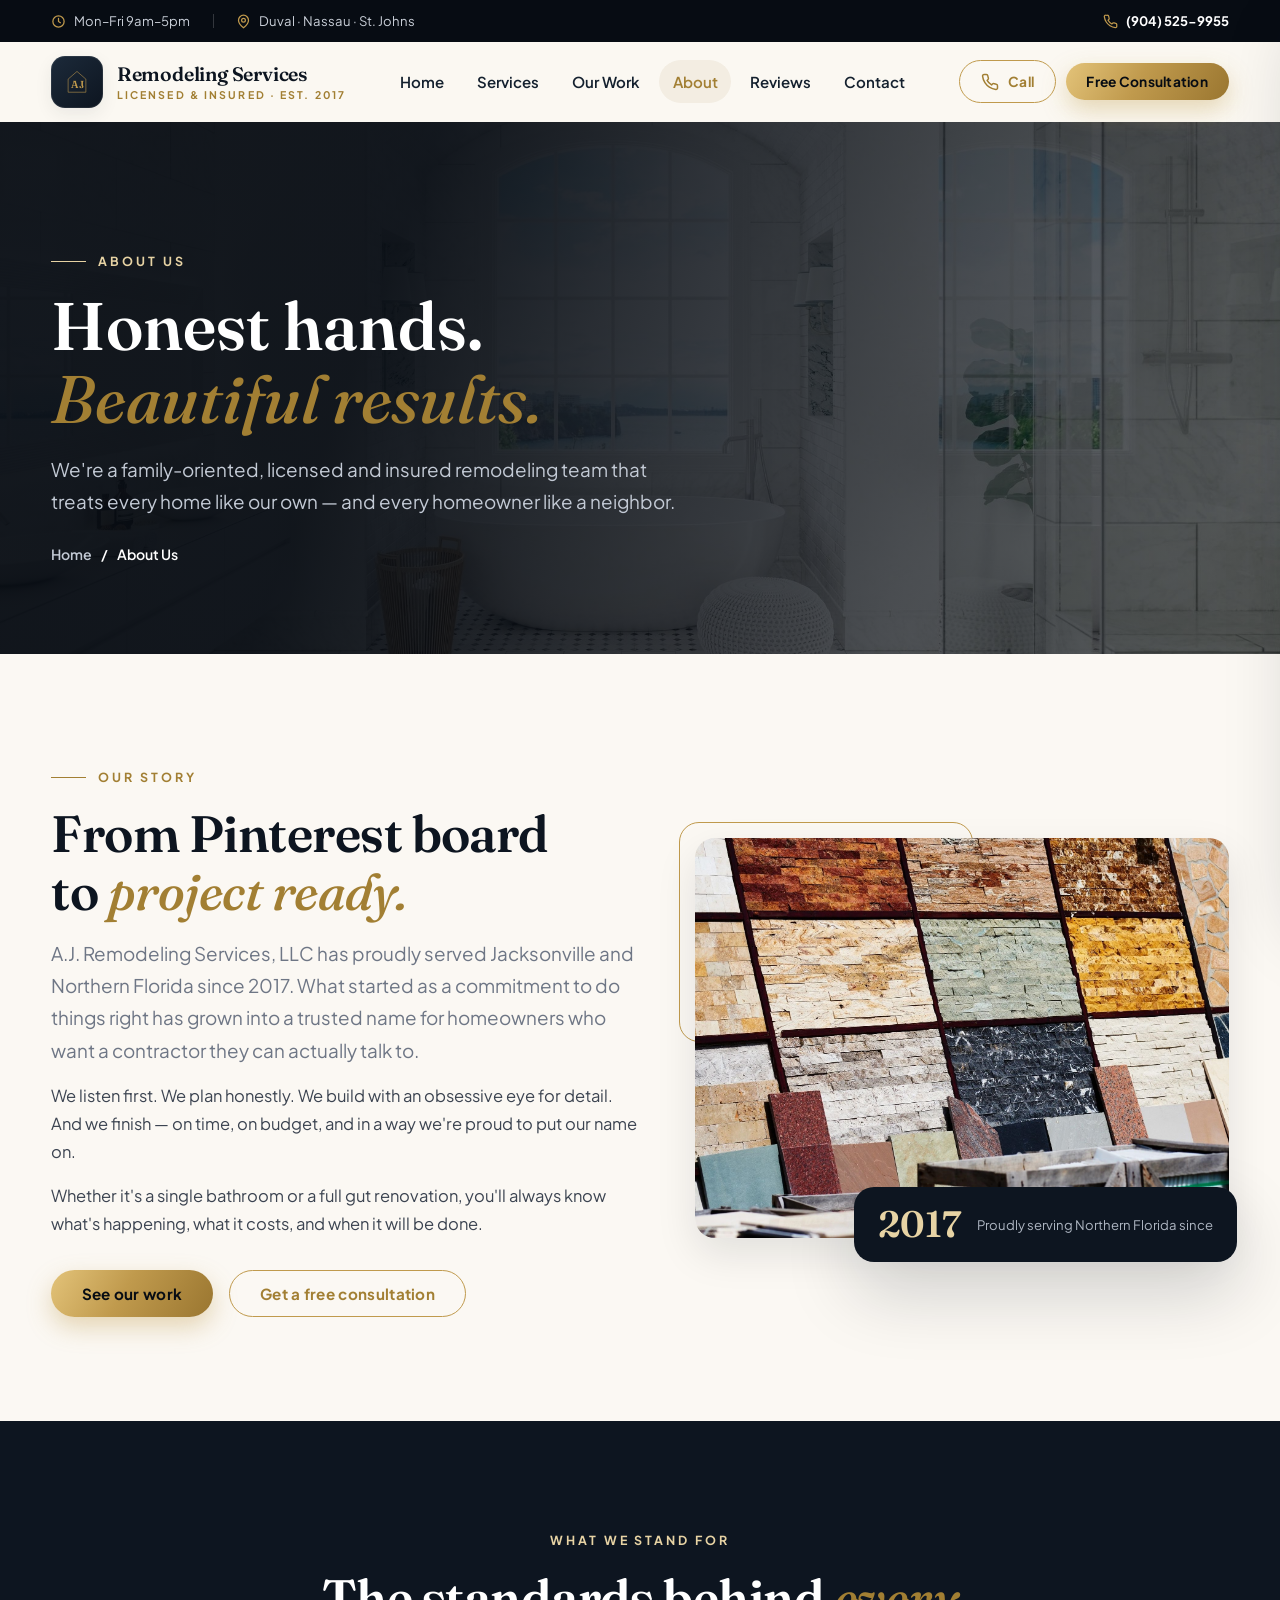
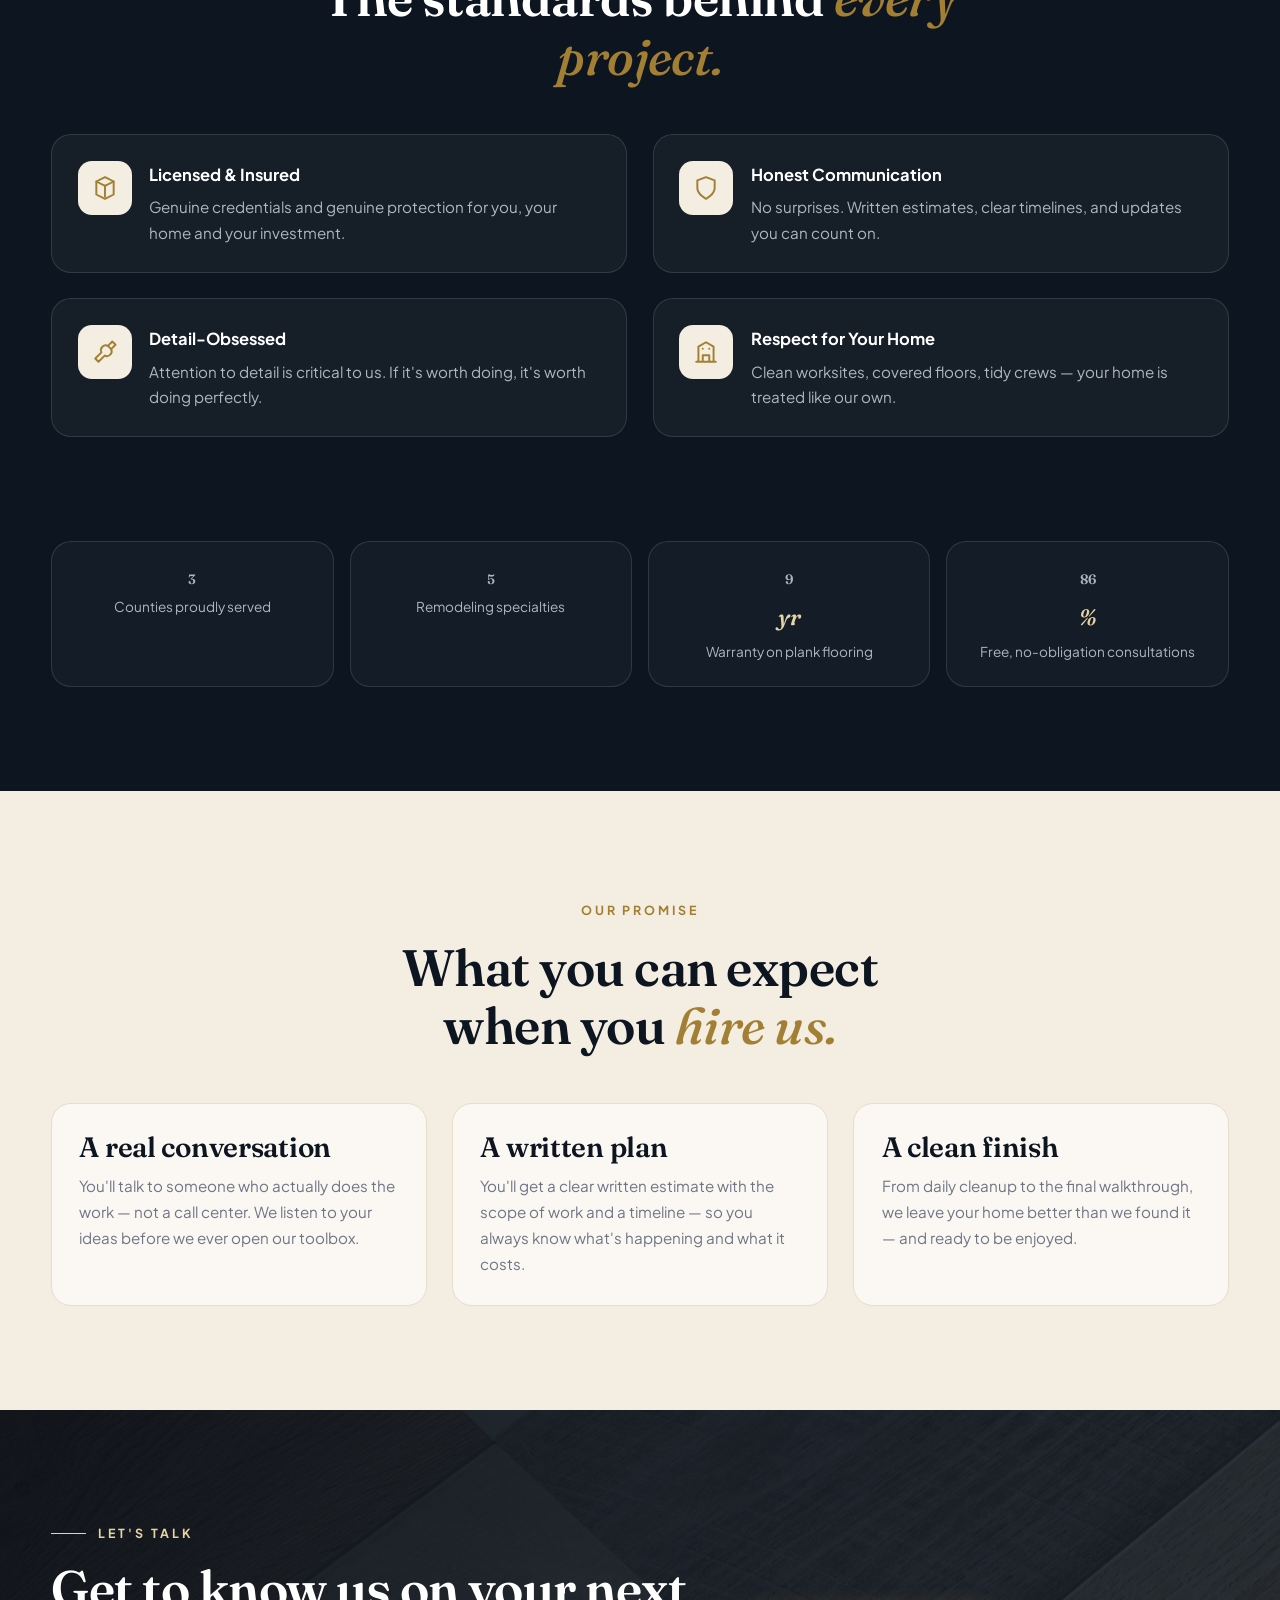
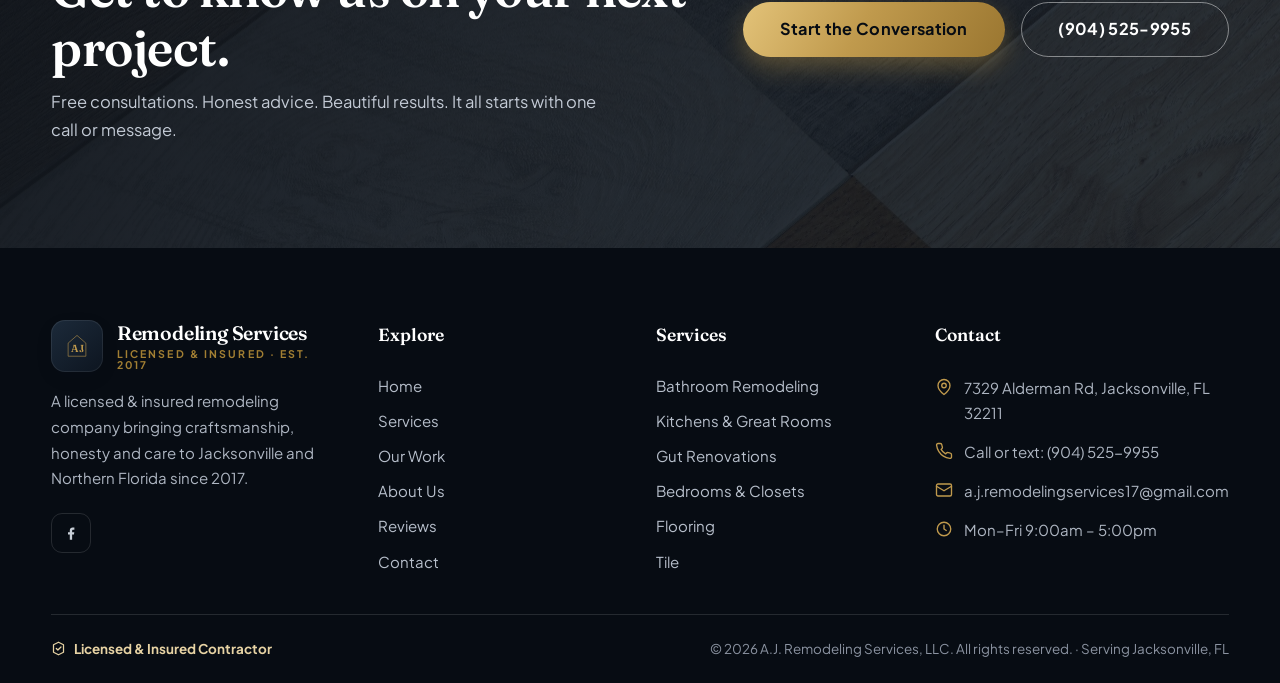
<file: about.html>
<!DOCTYPE html>
<html lang="en">
<head>
<meta charset="UTF-8">
<meta name="viewport" content="width=device-width, initial-scale=1">
<title>About Us — A.J. Remodeling Services | Jacksonville, FL Remodeling Contractors</title>
<meta name="description" content="Meet A.J. Remodeling Services, LLC — a family-oriented, licensed and insured remodeling company serving Jacksonville and Northern Florida since 2017.">
<link rel="icon" href="data:image/svg+xml,%3Csvg xmlns='http://www.w3.org/2000/svg' viewBox='0 0 64 64'%3E%3Crect width='64' height='64' rx='14' fill='%230d1520'/%3E%3Ctext x='32' y='42' font-family='Georgia,serif' font-size='26' font-weight='700' text-anchor='middle' fill='%23c09a4d'%3EAJ%3C/text%3E%3C/svg%3E">
<link rel="preconnect" href="https://fonts.googleapis.com">
<link rel="preconnect" href="https://fonts.gstatic.com" crossorigin>
<link href="https://fonts.googleapis.com/css2?family=Fraunces:ital,opsz,wght@0,9..144,400;0,9..144,500;0,9..144,600;0,9..144,700;1,9..144,400;1,9..144,500&family=Plus+Jakarta+Sans:wght@300;400;500;600;700;800&display=swap" rel="stylesheet">
<link rel="stylesheet" href="css/styles.css">
</head>
<body>

<!-- ===== Top bar ===== -->
<div class="topbar">
  <div class="container topbar__inner">
    <span class="topbar__item">
      <svg viewBox="0 0 24 24" fill="none" stroke="currentColor" stroke-width="2" stroke-linecap="round"><circle cx="12" cy="12" r="9"/><path d="M12 7v5l3 2"/></svg>
      Mon–Fri 9am–5pm
    </span>
    <span class="topbar__sep" aria-hidden="true"></span>
    <span class="topbar__item">
      <svg viewBox="0 0 24 24" fill="none" stroke="currentColor" stroke-width="2" stroke-linecap="round" stroke-linejoin="round"><path d="M20 10c0 6-8 12-8 12s-8-6-8-12a8 8 0 0 1 16 0Z"/><circle cx="12" cy="10" r="3"/></svg>
      Duval · Nassau · St. Johns
    </span>
    <a class="topbar__phone" href="tel:+19045259955">
      <svg viewBox="0 0 24 24" fill="none" stroke="currentColor" stroke-width="2" stroke-linecap="round" stroke-linejoin="round"><path d="M22 16.9v3a2 2 0 0 1-2.2 2 19.8 19.8 0 0 1-8.6-3.1 19.5 19.5 0 0 1-6-6A19.8 19.8 0 0 1 2.1 4.2 2 2 0 0 1 4.1 2h3a2 2 0 0 1 2 1.7c.1 1 .4 2 .7 2.9a2 2 0 0 1-.5 2.1L8.1 9.9a16 16 0 0 0 6 6l1.2-1.2a2 2 0 0 1 2.1-.5c1 .3 1.9.6 2.9.7a2 2 0 0 1 1.7 2Z"/></svg>
      (904) 525-9955
    </a>
  </div>
</div>

<!-- ===== Header ===== -->
<header class="site-header" id="siteHeader">
  <div class="container header__inner">
    <a class="brand" href="index.html" aria-label="A.J. Remodeling Services — home">
      <span class="brand__badge">
        <svg viewBox="0 0 44 44" fill="none" aria-hidden="true">
          <path d="M22 6.5 35 17.8V37H9V17.8L22 6.5Z" stroke="#c09a4d" stroke-width="1.4" stroke-linejoin="round" opacity=".6"/>
          <text x="22" y="30.5" text-anchor="middle" font-family="Fraunces, Georgia, serif" font-size="15" font-weight="600" fill="#c09a4d">AJ</text>
        </svg>
      </span>
      <span class="brand__text"><strong>Remodeling Services</strong><em>Licensed &amp; Insured · Est. 2017</em></span>
    </a>
    <nav class="nav" aria-label="Primary">
      <a class="nav__link" href="index.html">Home</a>
      <a class="nav__link" href="services.html">Services</a>
      <a class="nav__link" href="gallery.html">Our Work</a>
      <a class="nav__link" href="about.html" aria-current="page">About</a>
      <a class="nav__link" href="reviews.html">Reviews</a>
      <a class="nav__link" href="contact.html">Contact</a>
    </nav>
    <div class="header__cta">
      <a class="btn btn--ghost btn--sm" href="tel:+19045259955">
        <svg viewBox="0 0 24 24" fill="none" stroke="currentColor" stroke-width="2" stroke-linecap="round" stroke-linejoin="round"><path d="M22 16.9v3a2 2 0 0 1-2.2 2 19.8 19.8 0 0 1-8.6-3.1 19.5 19.5 0 0 1-6-6A19.8 19.8 0 0 1 2.1 4.2 2 2 0 0 1 4.1 2h3a2 2 0 0 1 2 1.7c.1 1 .4 2 .7 2.9a2 2 0 0 1-.5 2.1L8.1 9.9a16 16 0 0 0 6 6l1.2-1.2a2 2 0 0 1 2.1-.5c1 .3 1.9.6 2.9.7a2 2 0 0 1 1.7 2Z"/></svg>
        Call
      </a>
      <a class="btn btn--primary btn--sm" href="contact.html">Free Consultation</a>
    </div>
    <button class="nav-toggle" id="navToggle" aria-label="Open menu" aria-controls="navPanel" aria-expanded="false">
      <svg class="icon-menu" viewBox="0 0 24 24" fill="none" stroke="currentColor" stroke-width="2" stroke-linecap="round"><path d="M4 7h16M4 12h16M4 17h16"/></svg>
      <svg class="icon-close" viewBox="0 0 24 24" fill="none" stroke="currentColor" stroke-width="2" stroke-linecap="round"><path d="M6 6l12 12M18 6 6 18"/></svg>
    </button>
  </div>
</header>
<div class="nav-overlay" id="navOverlay"></div>
<aside class="nav-panel" id="navPanel" aria-label="Mobile menu">
  <div class="nav-panel__head">
    <span class="nav-panel__title">Menu</span>
    <button class="nav-panel__close" id="navClose" aria-label="Close menu">
      <svg viewBox="0 0 24 24" fill="none" stroke="currentColor" stroke-width="2" stroke-linecap="round"><path d="M6 6l12 12M18 6 6 18"/></svg>
    </button>
  </div>
  <a class="nav-panel__link" href="index.html">Home</a>
  <a class="nav-panel__link" href="services.html">Services</a>
  <a class="nav-panel__link" href="gallery.html">Our Work</a>
  <a class="nav-panel__link" href="about.html">About</a>
  <a class="nav-panel__link" href="reviews.html">Reviews</a>
  <a class="nav-panel__link" href="contact.html">Contact</a>
  <div class="nav-panel__cta">
    <a class="btn btn--primary btn--block" href="contact.html">Schedule Free Consultation</a>
  </div>
  <div class="nav-panel__contact">
    <p>Call or text <a href="tel:+19045259955">(904) 525-9955</a></p>
    <p><a href="mailto:a.j.remodelingservices17@gmail.com">a.j.remodelingservices17@gmail.com</a></p>
  </div>
</aside>

<main>

  <!-- ===== Page hero ===== -->
  <section class="page-hero">
    <div class="page-hero__bg">
      <img src="images/bath.jpg" alt="A.J. Remodeling Services project photo">
    </div>
    <div class="container page-hero__inner">
      <span class="eyebrow eyebrow--light">About us</span>
      <h1>Honest hands.<br><span class="hl">Beautiful results.</span></h1>
      <p class="lead">We're a family-oriented, licensed and insured remodeling team that treats every home like our own — and every homeowner like a neighbor.</p>
      <nav class="crumbs" aria-label="Breadcrumb">
        <a href="index.html">Home</a>
        <span aria-hidden="true">/</span>
        <span>About Us</span>
      </nav>
    </div>
  </section>

  <!-- ===== Story ===== -->
  <section class="section">
    <div class="container split">
      <div class="reveal">
        <span class="eyebrow">Our story</span>
        <h2 class="h2 mt-1">From Pinterest board<br>to <span class="hl">project ready.</span></h2>
        <p class="lead mt-1">A.J. Remodeling Services, LLC has proudly served Jacksonville and Northern Florida since 2017. What started as a commitment to do things right has grown into a trusted name for homeowners who want a contractor they can actually talk to.</p>
        <p class="mt-1">We listen first. We plan honestly. We build with an obsessive eye for detail. And we finish — on time, on budget, and in a way we're proud to put our name on.</p>
        <p class="mt-1">Whether it's a single bathroom or a full gut renovation, you'll always know what's happening, what it costs, and when it will be done.</p>
        <div class="row mt-2">
          <a class="btn btn--primary" href="gallery.html">See our work</a>
          <a class="btn btn--ghost" href="contact.html">Get a free consultation</a>
        </div>
      </div>
      <div class="split__media reveal reveal-delay-1">
        <img src="images/tile.jpg" alt="Detailed tile and renovation craftsmanship" loading="lazy">
        <div class="split__stat"><b>2017</b><span>Proudly serving Northern Florida since</span></div>
      </div>
    </div>
  </section>

  <!-- ===== Values ===== -->
  <section class="section section--dark">
    <div class="container">
      <div class="hblock center">
        <span class="eyebrow eyebrow--light eyebrow--center reveal">What we stand for</span>
        <h2 class="h2 mt-1 reveal" style="color:#fff">The standards behind <span class="hl">every project.</span></h2>
      </div>
      <div class="grid grid--2">
        <div class="feature" style="border-color:var(--line-dark);background:rgba(255,255,255,.04)">
          <span class="feature__icon">
            <svg viewBox="0 0 24 24" fill="none" stroke="currentColor" stroke-width="1.8" stroke-linecap="round" stroke-linejoin="round"><path d="M12 2 4 6v12l8 4 8-4V6l-8-4Z"/><path d="M4 6l8 4 8-4M12 10v10"/></svg>
          </span>
          <div>
            <h4 style="color:#fff">Licensed &amp; Insured</h4>
            <p class="mb-0" style="font-size:.95rem;color:#aeb6c2">Genuine credentials and genuine protection for you, your home and your investment.</p>
          </div>
        </div>
        <div class="feature" style="border-color:var(--line-dark);background:rgba(255,255,255,.04)">
          <span class="feature__icon">
            <svg viewBox="0 0 24 24" fill="none" stroke="currentColor" stroke-width="1.8" stroke-linecap="round" stroke-linejoin="round"><path d="M12 22s8-4 8-10V5l-8-3-8 3v7c0 6 8 10 8 10Z"/></svg>
          </span>
          <div>
            <h4 style="color:#fff">Honest Communication</h4>
            <p class="mb-0" style="font-size:.95rem;color:#aeb6c2">No surprises. Written estimates, clear timelines, and updates you can count on.</p>
          </div>
        </div>
        <div class="feature" style="border-color:var(--line-dark);background:rgba(255,255,255,.04)">
          <span class="feature__icon">
            <svg viewBox="0 0 24 24" fill="none" stroke="currentColor" stroke-width="1.8" stroke-linecap="round" stroke-linejoin="round"><path d="M14.7 6.3a4.5 4.5 0 0 0-6 6L3 18l3 3 5.7-5.7a4.5 4.5 0 0 0 6-6L14.7 6.3Z"/><path d="m14.7 6.3 4-4 3 3-4 4"/></svg>
          </span>
          <div>
            <h4 style="color:#fff">Detail-Obsessed</h4>
            <p class="mb-0" style="font-size:.95rem;color:#aeb6c2">Attention to detail is critical to us. If it's worth doing, it's worth doing perfectly.</p>
          </div>
        </div>
        <div class="feature" style="border-color:var(--line-dark);background:rgba(255,255,255,.04)">
          <span class="feature__icon">
            <svg viewBox="0 0 24 24" fill="none" stroke="currentColor" stroke-width="1.8" stroke-linecap="round" stroke-linejoin="round"><path d="M3 21h18M5 21V7l7-4 7 4v14M9 21v-6h6v6M9 9h.01M15 9h.01"/></svg>
          </span>
          <div>
            <h4 style="color:#fff">Respect for Your Home</h4>
            <p class="mb-0" style="font-size:.95rem;color:#aeb6c2">Clean worksites, covered floors, tidy crews — your home is treated like our own.</p>
          </div>
        </div>
      </div>
    </div>
  </section>

  <!-- ===== Stats ===== -->
  <section class="section section--dark" style="padding-top:0">
    <div class="container">
      <div class="stats">
        <div class="stat reveal">
          <b><span data-count="3">0</span></b>
          <span>Counties proudly served</span>
        </div>
        <div class="stat reveal reveal-delay-1">
          <b><span data-count="6">0</span></b>
          <span>Remodeling specialties</span>
        </div>
        <div class="stat reveal reveal-delay-2">
          <b><span data-count="10">0</span><em style="font-size:1.4rem;color:var(--brass-soft)">yr</em></b>
          <span>Warranty on plank flooring</span>
        </div>
        <div class="stat reveal reveal-delay-3">
          <b><span data-count="100">0</span><em style="font-size:1.4rem;color:var(--brass-soft)">%</em></b>
          <span>Free, no-obligation consultations</span>
        </div>
      </div>
    </div>
  </section>

  <!-- ===== Promise ===== -->
  <section class="section section--cream">
    <div class="container">
      <div class="hblock center">
        <span class="eyebrow eyebrow--center reveal">Our promise</span>
        <h2 class="h2 mt-1 reveal">What you can expect<br>when you <span class="hl">hire us.</span></h2>
      </div>
      <div class="grid grid--3">
        <div class="service-card reveal" style="background:var(--paper)">
          <div class="service-card__body">
            <h3 class="h3">A real conversation</h3>
            <p>You'll talk to someone who actually does the work — not a call center. We listen to your ideas before we ever open our toolbox.</p>
          </div>
        </div>
        <div class="service-card reveal reveal-delay-1" style="background:var(--paper)">
          <div class="service-card__body">
            <h3 class="h3">A written plan</h3>
            <p>You'll get a clear written estimate with the scope of work and a timeline — so you always know what's happening and what it costs.</p>
          </div>
        </div>
        <div class="service-card reveal reveal-delay-2" style="background:var(--paper)">
          <div class="service-card__body">
            <h3 class="h3">A clean finish</h3>
            <p>From daily cleanup to the final walkthrough, we leave your home better than we found it — and ready to be enjoyed.</p>
          </div>
        </div>
      </div>
    </div>
  </section>

  <!-- ===== CTA ===== -->
  <section class="section cta-band">
    <div class="cta-band__bg">
      <img src="images/flooring.jpg" alt="" aria-hidden="true" loading="lazy">
    </div>
    <div class="container cta-band__inner">
      <div>
        <span class="eyebrow eyebrow--light">Let's talk</span>
        <h2 class="h2 mt-1">Get to know us on your next project.</h2>
        <p>Free consultations. Honest advice. Beautiful results. It all starts with one call or message.</p>
      </div>
      <div class="cta-band__actions">
        <a class="btn btn--primary btn--lg" href="contact.html">Start the Conversation</a>
        <a class="btn btn--ghost-light btn--lg" href="tel:+19045259955">(904) 525-9955</a>
      </div>
    </div>
  </section>

</main>

<!-- ===== Footer ===== -->
<footer class="footer">
  <div class="container">
    <div class="footer__grid">
      <div>
        <a class="brand" href="index.html" aria-label="A.J. Remodeling Services — home">
          <span class="brand__badge">
            <svg viewBox="0 0 44 44" fill="none" aria-hidden="true">
              <path d="M22 6.5 35 17.8V37H9V17.8L22 6.5Z" stroke="#c09a4d" stroke-width="1.4" stroke-linejoin="round" opacity=".6"/>
              <text x="22" y="30.5" text-anchor="middle" font-family="Fraunces, Georgia, serif" font-size="15" font-weight="600" fill="#c09a4d">AJ</text>
            </svg>
          </span>
          <span class="brand__text"><strong style="color:#fff">Remodeling Services</strong><em>Licensed &amp; Insured · Est. 2017</em></span>
        </a>
        <p class="footer__blurb">A licensed &amp; insured remodeling company bringing craftsmanship, honesty and care to Jacksonville and Northern Florida since 2017.</p>
        <div class="footer__social">
          <a href="https://www.facebook.com/a.j.remodelin/" target="_blank" rel="noopener" aria-label="Follow us on Facebook">
            <svg viewBox="0 0 24 24" fill="currentColor"><path d="M13.5 21v-7h2.4l.5-3h-2.9V9.1c0-.9.3-1.6 1.6-1.6h1.4V4.8c-.3 0-1.2-.1-2.3-.1-2.3 0-3.8 1.4-3.8 4v2.3H8v3h2.4v7h3.1Z"/></svg>
          </a>
        </div>
      </div>
      <div>
        <h5>Explore</h5>
        <a class="footer__link" href="index.html">Home</a><br>
        <a class="footer__link" href="services.html">Services</a><br>
        <a class="footer__link" href="gallery.html">Our Work</a><br>
        <a class="footer__link" href="about.html">About Us</a><br>
        <a class="footer__link" href="reviews.html">Reviews</a><br>
        <a class="footer__link" href="contact.html">Contact</a>
      </div>
      <div>
        <h5>Services</h5>
        <a class="footer__link" href="services.html#bathrooms">Bathroom Remodeling</a><br>
        <a class="footer__link" href="services.html#kitchens">Kitchens &amp; Great Rooms</a><br>
        <a class="footer__link" href="services.html#gut">Gut Renovations</a><br>
        <a class="footer__link" href="services.html#bedrooms">Bedrooms &amp; Closets</a><br>
        <a class="footer__link" href="services.html#flooring">Flooring</a><br>
        <a class="footer__link" href="services.html#tile">Tile</a>
      </div>
      <div>
        <h5>Contact</h5>
        <ul class="footer__contact">
          <li>
            <svg viewBox="0 0 24 24" fill="none" stroke="currentColor" stroke-width="1.8" stroke-linecap="round" stroke-linejoin="round"><path d="M20 10c0 6-8 12-8 12s-8-6-8-12a8 8 0 0 1 16 0Z"/><circle cx="12" cy="10" r="3"/></svg>
            <span>7329 Alderman Rd, Jacksonville, FL 32211</span>
          </li>
          <li>
            <svg viewBox="0 0 24 24" fill="none" stroke="currentColor" stroke-width="1.8" stroke-linecap="round" stroke-linejoin="round"><path d="M22 16.9v3a2 2 0 0 1-2.2 2 19.8 19.8 0 0 1-8.6-3.1 19.5 19.5 0 0 1-6-6A19.8 19.8 0 0 1 2.1 4.2 2 2 0 0 1 4.1 2h3a2 2 0 0 1 2 1.7c.1 1 .4 2 .7 2.9a2 2 0 0 1-.5 2.1L8.1 9.9a16 16 0 0 0 6 6l1.2-1.2a2 2 0 0 1 2.1-.5c1 .3 1.9.6 2.9.7a2 2 0 0 1 1.7 2Z"/></svg>
            <span>Call or text: <a href="tel:+19045259955">(904) 525-9955</a></span>
          </li>
          <li>
            <svg viewBox="0 0 24 24" fill="none" stroke="currentColor" stroke-width="1.8" stroke-linecap="round" stroke-linejoin="round"><rect x="2" y="4" width="20" height="16" rx="2"/><path d="m22 7-10 6L2 7"/></svg>
            <span><a href="mailto:a.j.remodelingservices17@gmail.com">a.j.remodelingservices17@gmail.com</a></span>
          </li>
          <li>
            <svg viewBox="0 0 24 24" fill="none" stroke="currentColor" stroke-width="1.8" stroke-linecap="round"><circle cx="12" cy="12" r="9"/><path d="M12 7v5l3 2"/></svg>
            <span>Mon–Fri 9:00am – 5:00pm</span>
          </li>
        </ul>
      </div>
    </div>
    <div class="footer__bottom">
      <span class="footer__badge">
        <svg viewBox="0 0 24 24" fill="none" stroke="currentColor" stroke-width="2" stroke-linecap="round" stroke-linejoin="round"><path d="M12 2 4 6v12l8 4 8-4V6l-8-4Z"/><path d="m8.5 12 2.5 2.5 5-5"/></svg>
        Licensed &amp; Insured Contractor
      </span>
      <span>© <span id="year">2026</span> A.J. Remodeling Services, LLC. All rights reserved. · Serving Jacksonville, FL</span>
    </div>
  </div>
</footer>

<button class="to-top" id="toTop" aria-label="Back to top">
  <svg viewBox="0 0 24 24" fill="none" stroke="currentColor" stroke-width="2.2" stroke-linecap="round" stroke-linejoin="round"><path d="M12 19V5M5 12l7-7 7 7"/></svg>
</button>

<script src="js/main.js"></script>
</body>
</html>
</file>
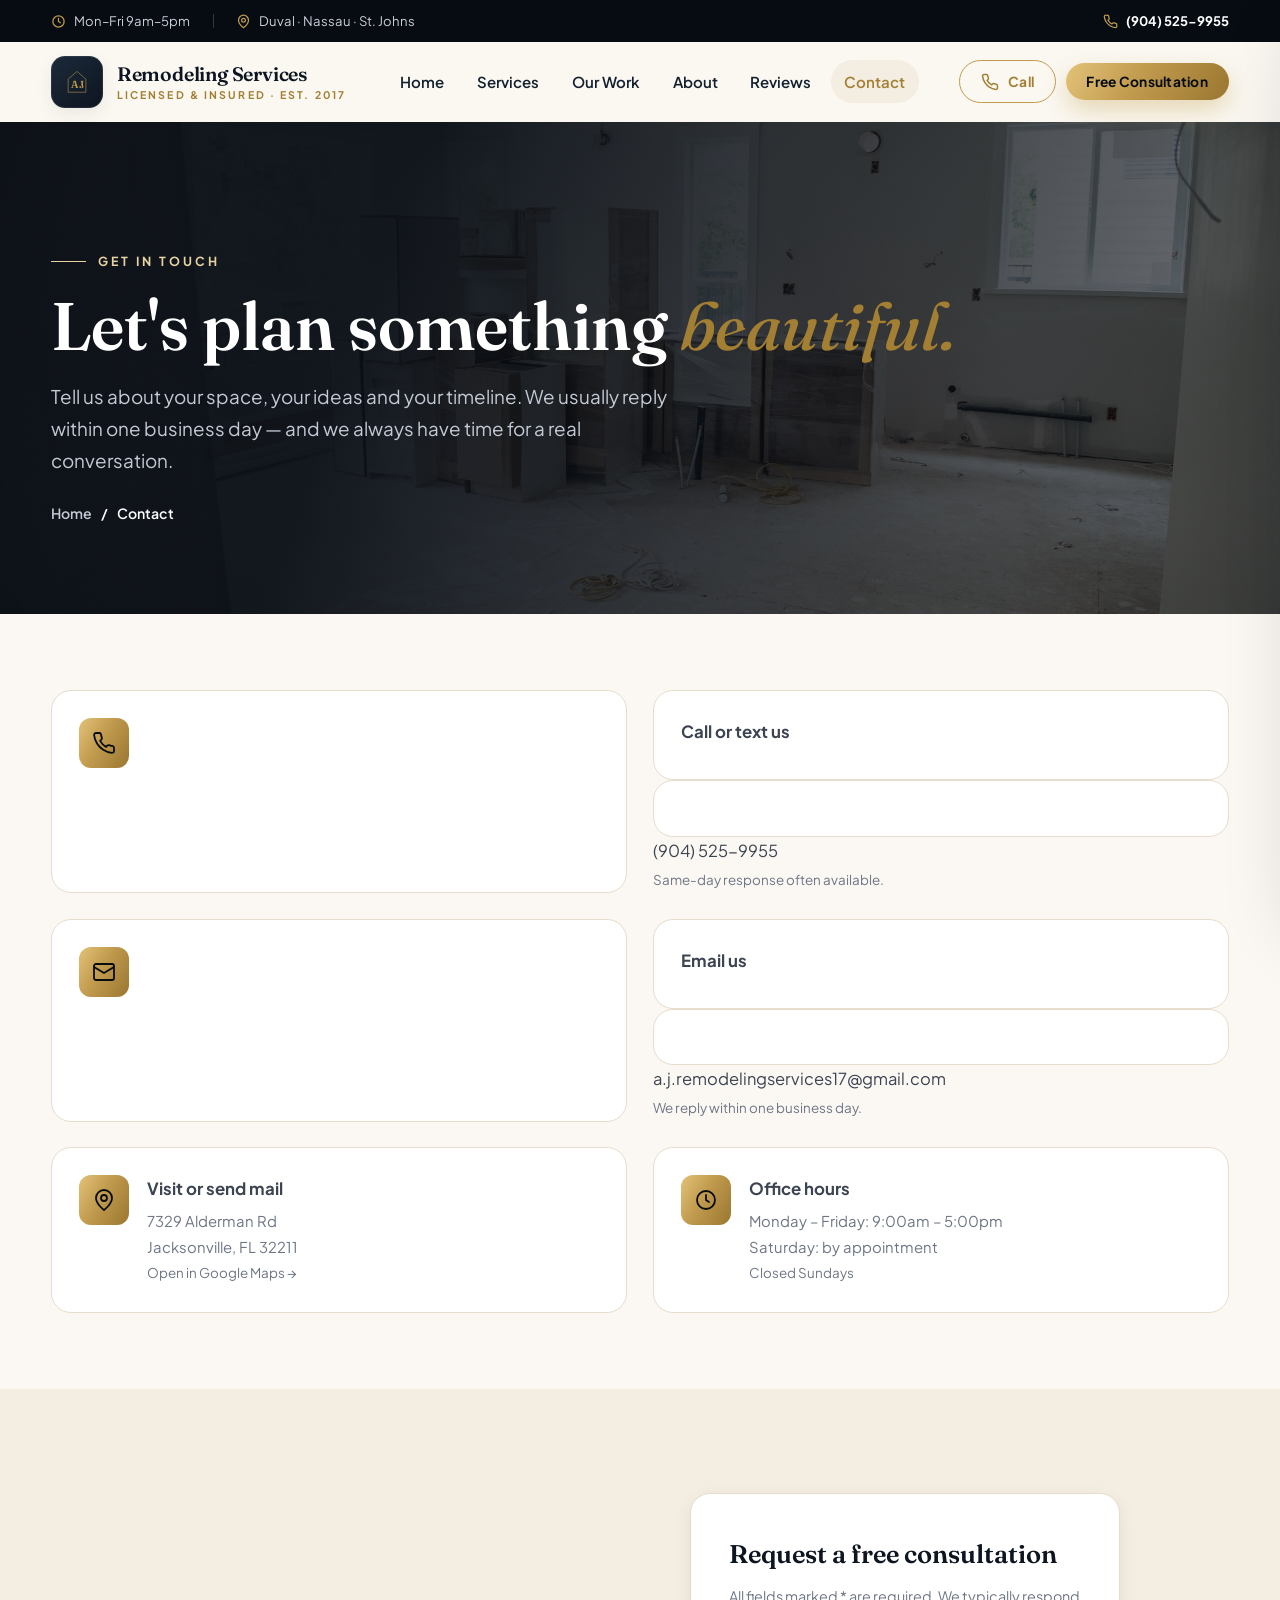
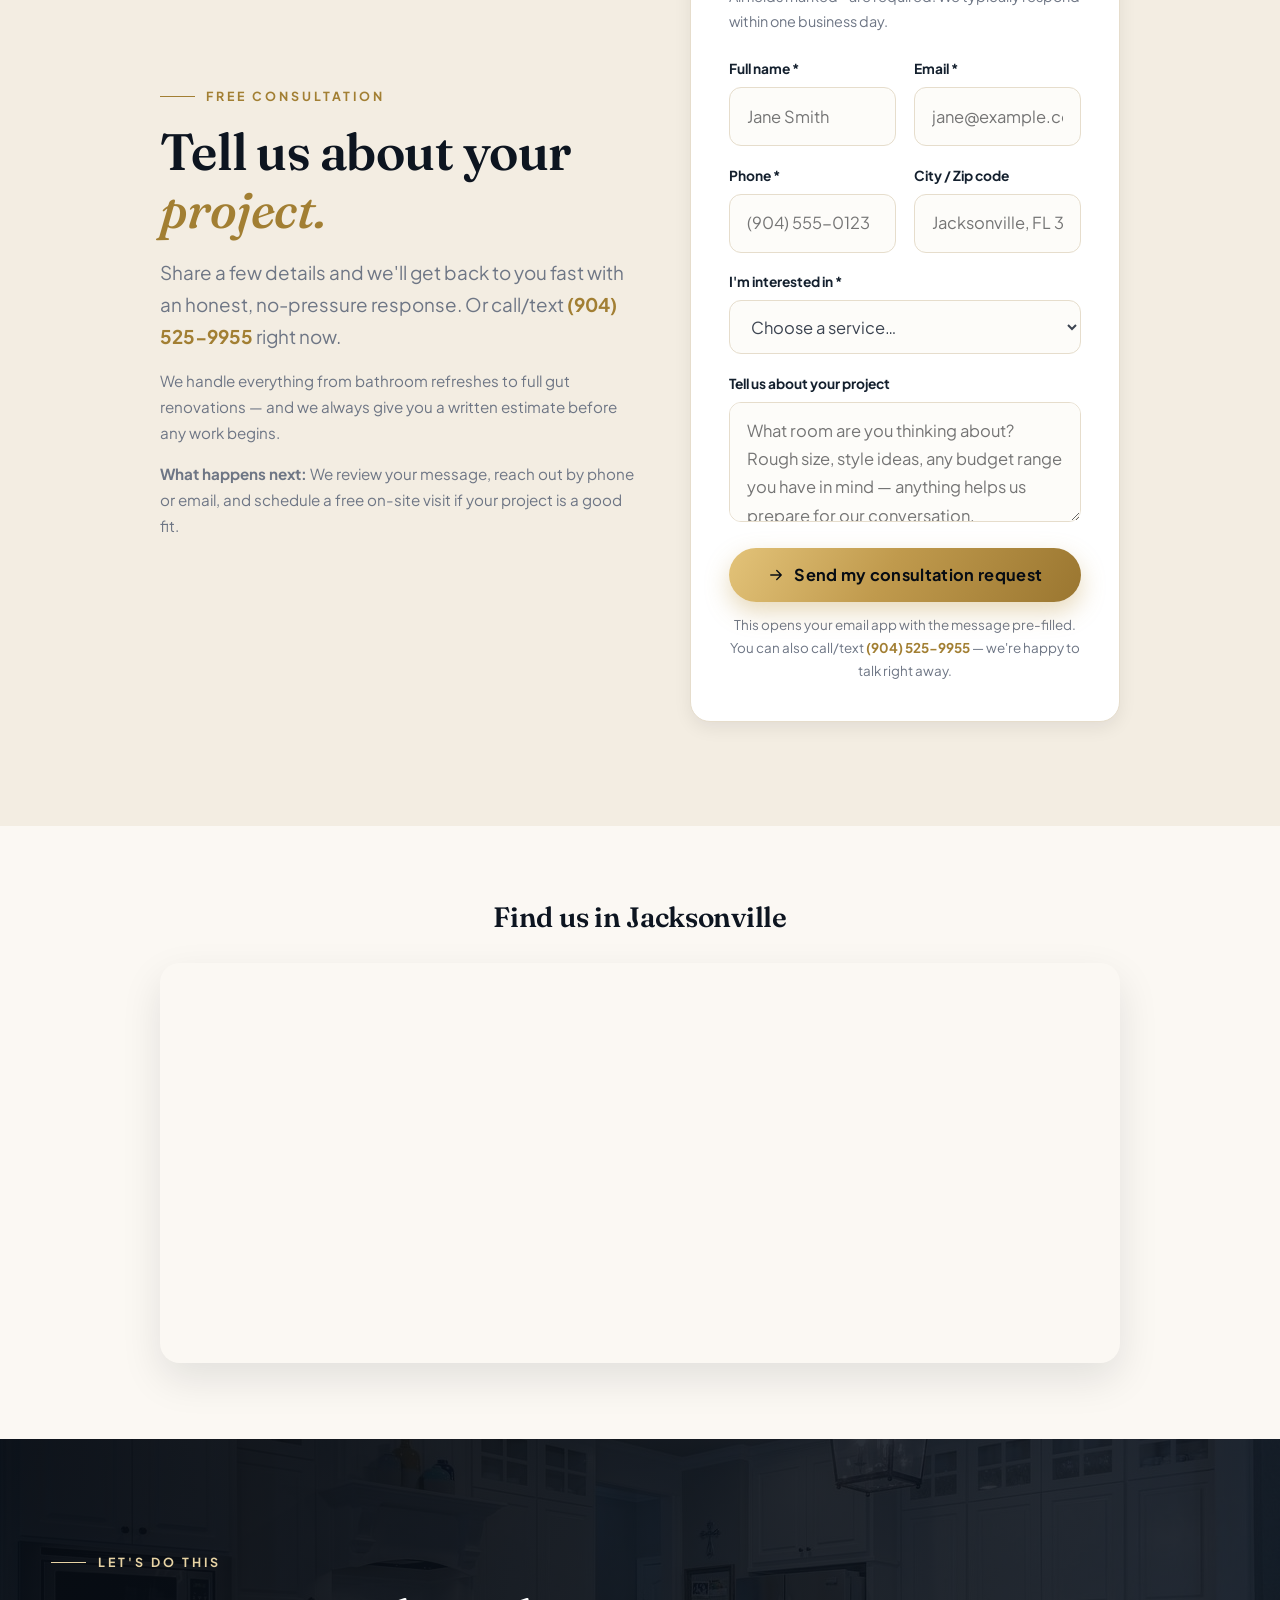
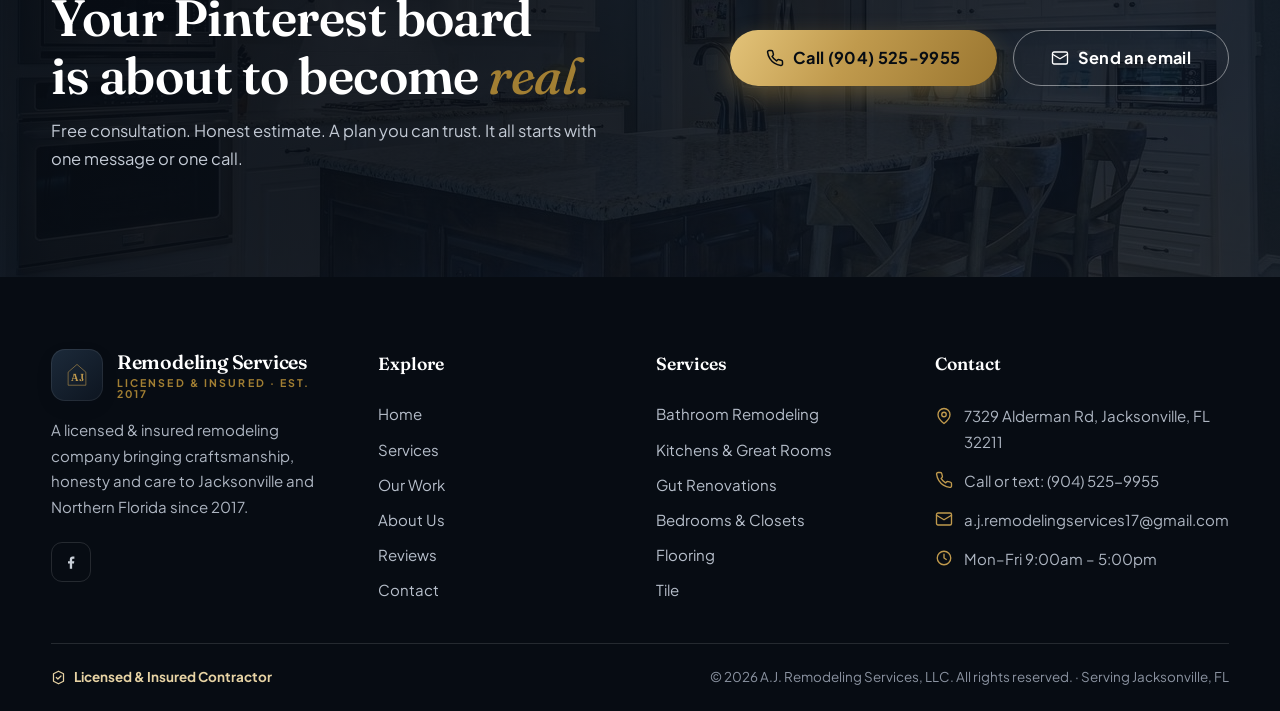
<file: contact.html>
<!DOCTYPE html>
<html lang="en">
<head>
<meta charset="UTF-8">
<meta name="viewport" content="width=device-width, initial-scale=1">
<title>Contact Us — Free Remodeling Consultation in Jacksonville, FL | A.J. Remodeling Services</title>
<meta name="description" content="Get a free remodeling consultation from A.J. Remodeling Services, LLC in Jacksonville, FL. Call/text (904) 525-9955 or request a consultation online — we reply within one business day.">
<link rel="icon" href="data:image/svg+xml,%3Csvg xmlns='http://www.w3.org/2000/svg' viewBox='0 0 64 64'%3E%3Crect width='64' height='64' rx='14' fill='%230d1520'/%3E%3Ctext x='32' y='42' font-family='Georgia,serif' font-size='26' font-weight='700' text-anchor='middle' fill='%23c09a4d'%3EAJ%3C/text%3E%3C/svg%3E">
<link rel="preconnect" href="https://fonts.googleapis.com">
<link rel="preconnect" href="https://fonts.gstatic.com" crossorigin>
<link href="https://fonts.googleapis.com/css2?family=Fraunces:ital,opsz,wght@0,9..144,400;0,9..144,500;0,9..144,600;0,9..144,700;1,9..144,400;1,9..144,500&family=Plus+Jakarta+Sans:wght@300;400;500;600;700;800&display=swap" rel="stylesheet">
<link rel="stylesheet" href="css/styles.css">
</head>
<body>

<!-- ===== Top bar ===== -->
<div class="topbar">
  <div class="container topbar__inner">
    <span class="topbar__item">
      <svg viewBox="0 0 24 24" fill="none" stroke="currentColor" stroke-width="2" stroke-linecap="round"><circle cx="12" cy="12" r="9"/><path d="M12 7v5l3 2"/></svg>
      Mon–Fri 9am–5pm
    </span>
    <span class="topbar__sep" aria-hidden="true"></span>
    <span class="topbar__item">
      <svg viewBox="0 0 24 24" fill="none" stroke="currentColor" stroke-width="2" stroke-linecap="round" stroke-linejoin="round"><path d="M20 10c0 6-8 12-8 12s-8-6-8-12a8 8 0 0 1 16 0Z"/><circle cx="12" cy="10" r="3"/></svg>
      Duval · Nassau · St. Johns
    </span>
    <a class="topbar__phone" href="tel:+19045259955">
      <svg viewBox="0 0 24 24" fill="none" stroke="currentColor" stroke-width="2" stroke-linecap="round" stroke-linejoin="round"><path d="M22 16.9v3a2 2 0 0 1-2.2 2 19.8 19.8 0 0 1-8.6-3.1 19.5 19.5 0 0 1-6-6A19.8 19.8 0 0 1 2.1 4.2 2 2 0 0 1 4.1 2h3a2 2 0 0 1 2 1.7c.1 1 .4 2 .7 2.9a2 2 0 0 1-.5 2.1L8.1 9.9a16 16 0 0 0 6 6l1.2-1.2a2 2 0 0 1 2.1-.5c1 .3 1.9.6 2.9.7a2 2 0 0 1 1.7 2Z"/></svg>
      (904) 525-9955
    </a>
  </div>
</div>

<!-- ===== Header ===== -->
<header class="site-header" id="siteHeader">
  <div class="container header__inner">
    <a class="brand" href="index.html" aria-label="A.J. Remodeling Services — home">
      <span class="brand__badge">
        <svg viewBox="0 0 44 44" fill="none" aria-hidden="true">
          <path d="M22 6.5 35 17.8V37H9V17.8L22 6.5Z" stroke="#c09a4d" stroke-width="1.4" stroke-linejoin="round" opacity=".6"/>
          <text x="22" y="30.5" text-anchor="middle" font-family="Fraunces, Georgia, serif" font-size="15" font-weight="600" fill="#c09a4d">AJ</text>
        </svg>
      </span>
      <span class="brand__text"><strong>Remodeling Services</strong><em>Licensed &amp; Insured · Est. 2017</em></span>
    </a>
    <nav class="nav" aria-label="Primary">
      <a class="nav__link" href="index.html">Home</a>
      <a class="nav__link" href="services.html">Services</a>
      <a class="nav__link" href="gallery.html">Our Work</a>
      <a class="nav__link" href="about.html">About</a>
      <a class="nav__link" href="reviews.html">Reviews</a>
      <a class="nav__link" href="contact.html" aria-current="page">Contact</a>
    </nav>
    <div class="header__cta">
      <a class="btn btn--ghost btn--sm" href="tel:+19045259955">
        <svg viewBox="0 0 24 24" fill="none" stroke="currentColor" stroke-width="2" stroke-linecap="round" stroke-linejoin="round"><path d="M22 16.9v3a2 2 0 0 1-2.2 2 19.8 19.8 0 0 1-8.6-3.1 19.5 19.5 0 0 1-6-6A19.8 19.8 0 0 1 2.1 4.2 2 2 0 0 1 4.1 2h3a2 2 0 0 1 2 1.7c.1 1 .4 2 .7 2.9a2 2 0 0 1-.5 2.1L8.1 9.9a16 16 0 0 0 6 6l1.2-1.2a2 2 0 0 1 2.1-.5c1 .3 1.9.6 2.9.7a2 2 0 0 1 1.7 2Z"/></svg>
        Call
      </a>
      <a class="btn btn--primary btn--sm" href="contact.html">Free Consultation</a>
    </div>
    <button class="nav-toggle" id="navToggle" aria-label="Open menu" aria-controls="navPanel" aria-expanded="false">
      <svg class="icon-menu" viewBox="0 0 24 24" fill="none" stroke="currentColor" stroke-width="2" stroke-linecap="round"><path d="M4 7h16M4 12h16M4 17h16"/></svg>
      <svg class="icon-close" viewBox="0 0 24 24" fill="none" stroke="currentColor" stroke-width="2" stroke-linecap="round"><path d="M6 6l12 12M18 6 6 18"/></svg>
    </button>
  </div>
</header>
<div class="nav-overlay" id="navOverlay"></div>
<aside class="nav-panel" id="navPanel" aria-label="Mobile menu">
  <div class="nav-panel__head">
    <span class="nav-panel__title">Menu</span>
    <button class="nav-panel__close" id="navClose" aria-label="Close menu">
      <svg viewBox="0 0 24 24" fill="none" stroke="currentColor" stroke-width="2" stroke-linecap="round"><path d="M6 6l12 12M18 6 6 18"/></svg>
    </button>
  </div>
  <a class="nav-panel__link" href="index.html">Home</a>
  <a class="nav-panel__link" href="services.html">Services</a>
  <a class="nav-panel__link" href="gallery.html">Our Work</a>
  <a class="nav-panel__link" href="about.html">About</a>
  <a class="nav-panel__link" href="reviews.html">Reviews</a>
  <a class="nav-panel__link" href="contact.html">Contact</a>
  <div class="nav-panel__cta">
    <a class="btn btn--primary btn--block" href="contact.html">Schedule Free Consultation</a>
  </div>
  <div class="nav-panel__contact">
    <p>Call or text <a href="tel:+19045259955">(904) 525-9955</a></p>
    <p><a href="mailto:a.j.remodelingservices17@gmail.com">a.j.remodelingservices17@gmail.com</a></p>
  </div>
</aside>

<main>

  <!-- ===== Page hero ===== -->
  <section class="page-hero">
    <div class="page-hero__bg">
      <img src="images/gut-reno.jpg" alt="A.J. Remodeling Services ready to plan your renovation">
    </div>
    <div class="container page-hero__inner">
      <span class="eyebrow eyebrow--light">Get in touch</span>
      <h1>Let's plan something <span class="hl">beautiful.</span></h1>
      <p class="lead">Tell us about your space, your ideas and your timeline. We usually reply within one business day — and we always have time for a real conversation.</p>
      <nav class="crumbs" aria-label="Breadcrumb">
        <a href="index.html">Home</a>
        <span aria-hidden="true">/</span>
        <span>Contact</span>
      </nav>
    </div>
  </section>

  <!-- ===== Contact blocks ===== -->
  <section class="section section--tight">
    <div class="container">
      <div class="grid grid--2">
        <a class="info-card reveal" href="tel:+19045259955">
          <span class="info-card__icon">
            <svg viewBox="0 0 24 24" fill="none" stroke="currentColor" stroke-width="1.8" stroke-linecap="round" stroke-linejoin="round"><path d="M22 16.9v3a2 2 0 0 1-2.2 2 19.8 19.8 0 0 1-8.6-3.1 19.5 19.5 0 0 1-6-6A19.8 19.8 0 0 1 2.1 4.2 2 2 0 0 1 4.1 2h3a2 2 0 0 1 2 1.7c.1 1 .4 2 .7 2.9a2 2 0 0 1-.5 2.1L8.1 9.9a16 16 0 0 0 6 6l1.2-1.2a2 2 0 0 1 2.1-.5c1 .3 1.9.6 2.9.7a2 2 0 0 1 1.7 2Z"/></svg>
          </span>
          <div>
            <h4>Call or text us</h4>
            <p><a href="tel:+19045259955">(904) 525-9955</a><br><span style="font-size:.84rem;color:var(--muted)">Same-day response often available.</span></p>
          </div>
        </a>
        <a class="info-card reveal reveal-delay-1" href="mailto:a.j.remodelingservices17@gmail.com?subject=Consultation%20request">
          <span class="info-card__icon">
            <svg viewBox="0 0 24 24" fill="none" stroke="currentColor" stroke-width="1.8" stroke-linecap="round" stroke-linejoin="round"><rect x="2" y="4" width="20" height="16" rx="2"/><path d="m22 7-10 6L2 7"/></svg>
          </span>
          <div>
            <h4>Email us</h4>
            <p><a href="mailto:a.j.remodelingservices17@gmail.com">a.j.remodelingservices17@gmail.com</a><br><span style="font-size:.84rem;color:var(--muted)">We reply within one business day.</span></p>
          </div>
        </a>
        <a class="info-card reveal" href="https://www.google.com/maps/search/?api=1&query=7329+Alderman+Rd+Jacksonville+FL+32211" target="_blank" rel="noopener">
          <span class="info-card__icon">
            <svg viewBox="0 0 24 24" fill="none" stroke="currentColor" stroke-width="1.8" stroke-linecap="round" stroke-linejoin="round"><path d="M20 10c0 6-8 12-8 12s-8-6-8-12a8 8 0 0 1 16 0Z"/><circle cx="12" cy="10" r="3"/></svg>
          </span>
          <div>
            <h4>Visit or send mail</h4>
            <p>7329 Alderman Rd<br>Jacksonville, FL 32211<br><span style="font-size:.84rem;color:var(--muted)">Open in Google Maps →</span></p>
          </div>
        </a>
        <div class="info-card reveal reveal-delay-1">
          <span class="info-card__icon">
            <svg viewBox="0 0 24 24" fill="none" stroke="currentColor" stroke-width="1.8" stroke-linecap="round"><circle cx="12" cy="12" r="9"/><path d="M12 7v5l3 2"/></svg>
          </span>
          <div>
            <h4>Office hours</h4>
            <p>Monday – Friday: 9:00am – 5:00pm<br>Saturday: by appointment<br><span style="font-size:.84rem;color:var(--muted)">Closed Sundays</span></p>
          </div>
        </div>
      </div>
    </div>
  </section>

  <!-- ===== Consultation form ===== -->
  <section class="section section--cream" id="consultation">
    <div class="container" style="max-width:960px">
      <div class="split">
        <div class="reveal">
          <span class="eyebrow">Free consultation</span>
          <h2 class="h2 mt-1">Tell us about your <span class="hl">project.</span></h2>
          <p class="lead mt-1">Share a few details and we'll get back to you fast with an honest, no-pressure response. Or call/text <a href="tel:+19045259955" style="color:var(--brass-deep);font-weight:700">(904) 525-9955</a> right now.</p>
          <p class="mt-1" style="font-size:.95rem;color:var(--muted)">We handle everything from bathroom refreshes to full gut renovations — and we always give you a written estimate before any work begins.</p>
          <p class="mt-1" style="font-size:.95rem;color:var(--muted)"><strong>What happens next:</strong> We review your message, reach out by phone or email, and schedule a free on-site visit if your project is a good fit.</p>
        </div>
        <div>
          <form class="form reveal reveal-delay-1" data-form data-to="a.j.remodelingservices17@gmail.com" novalidate>
            <h3 class="form__title">Request a free consultation</h3>
            <p class="form__note">All fields marked * are required. We typically respond within one business day.</p>
            <input type="hidden" name="subject" value="Free Consultation Request — A.J. Remodeling Website">
            <div class="form__grid">
              <div class="field">
                <label for="contactName">Full name *</label>
                <input id="contactName" name="Name" type="text" placeholder="Jane Smith" required>
                <span class="field__error">Please enter your name.</span>
              </div>
              <div class="field">
                <label for="contactEmail">Email *</label>
                <input id="contactEmail" name="Email" type="email" placeholder="jane@example.com" required>
                <span class="field__error">Please enter a valid email.</span>
              </div>
              <div class="field">
                <label for="contactPhone">Phone *</label>
                <input id="contactPhone" name="Phone" type="tel" placeholder="(904) 555-0123" required>
                <span class="field__error">Please enter a phone number.</span>
              </div>
              <div class="field">
                <label for="contactZip">City / Zip code</label>
                <input id="contactZip" name="City / Zip" type="text" placeholder="Jacksonville, FL 32211">
              </div>
              <div class="field full">
                <label for="contactService">I'm interested in *</label>
                <select id="contactService" name="Service" required>
                  <option value="">Choose a service…</option>
                  <option>Bathroom Remodeling</option>
                  <option>Kitchen Design &amp; Great Rooms</option>
                  <option>Gut Renovation</option>
                  <option>Bedrooms &amp; Closets</option>
                  <option>Flooring (Luxury Vinyl Plank)</option>
                  <option>Tile Work</option>
                  <option>Multiple services / full remodel</option>
                  <option>Not sure yet — free consultation</option>
                </select>
                <span class="field__error">Please choose a service.</span>
              </div>
              <div class="field full">
                <label for="contactMessage">Tell us about your project</label>
                <textarea id="contactMessage" name="Project details" placeholder="What room are you thinking about? Rough size, style ideas, any budget range you have in mind — anything helps us prepare for our conversation."></textarea>
              </div>
              <div class="field full">
                <button class="btn btn--primary btn--block btn--lg" type="submit">
                  <svg viewBox="0 0 24 24" fill="none" stroke="currentColor" stroke-width="1.8" stroke-linecap="round" stroke-linejoin="round"><path d="M5 12h14M13 6l6 6-6 6"/></svg>
                  Send my consultation request
                </button>
                <p style="text-align:center;font-size:.84rem;color:var(--muted);margin-top:.75rem">This opens your email app with the message pre-filled. You can also call/text <a href="tel:+19045259955" style="color:var(--brass-deep);font-weight:700">(904) 525-9955</a> — we're happy to talk right away.</p>
              </div>
            </div>
            <div class="form-success" data-success>Your message was prepared! Check your email app — it's ready to send straight to A.J. Remodeling. Or call/text (904) 525-9955 and we'll help you right now.</div>
          </form>
        </div>
      </div>
    </div>
  </section>

  <!-- ===== Quick map embed note ===== -->
  <section class="section section--tight">
    <div class="container" style="max-width:960px">
      <h3 class="h3 reveal center" style="margin-bottom:1.8rem">Find us in Jacksonville</h3>
      <div class="reveal" style="border-radius:var(--radius);overflow:hidden;box-shadow:var(--shadow-md)">
        <iframe
          src="https://www.google.com/maps/embed?pb=!1m18!1m12!1m3!1d3461.3!2d-81.5918!3d30.3313!2m3!1f0!2f0!3f0!3m2!1i1024!2i768!4f13.1!3m3!1m2!1s0x88e447a56f3c9d1d%3A0x0!2s7329+Alderman+Rd%2C+Jacksonville%2C+FL+32211!5e0!3m2!1sen!2sus!4v1"
          width="100%" height="400" style="border:0;min-height:320px;display:block" allowfullscreen loading="lazy" referrerpolicy="no-referrer-when-downgrade"
          title="A.J. Remodeling Services on Google Maps">
        </iframe>
      </div>
    </div>
  </section>

  <!-- ===== CTA ===== -->
  <section class="section cta-band">
    <div class="cta-band__bg">
      <img src="images/kitchen.jpg" alt="" aria-hidden="true" loading="lazy">
    </div>
    <div class="container cta-band__inner">
      <div>
        <span class="eyebrow eyebrow--light">Let's do this</span>
        <h2 class="h2 mt-1">Your Pinterest board<br>is about to become <span class="hl">real.</span></h2>
        <p>Free consultation. Honest estimate. A plan you can trust. It all starts with one message or one call.</p>
      </div>
      <div class="cta-band__actions">
        <a class="btn btn--primary btn--lg" href="tel:+19045259955">
          <svg viewBox="0 0 24 24" fill="none" stroke="currentColor" stroke-width="2" stroke-linecap="round" stroke-linejoin="round"><path d="M22 16.9v3a2 2 0 0 1-2.2 2 19.8 19.8 0 0 1-8.6-3.1 19.5 19.5 0 0 1-6-6A19.8 19.8 0 0 1 2.1 4.2 2 2 0 0 1 4.1 2h3a2 2 0 0 1 2 1.7c.1 1 .4 2 .7 2.9a2 2 0 0 1-.5 2.1L8.1 9.9a16 16 0 0 0 6 6l1.2-1.2a2 2 0 0 1 2.1-.5c1 .3 1.9.6 2.9.7a2 2 0 0 1 1.7 2Z"/></svg>
          Call (904) 525-9955
        </a>
        <a class="btn btn--ghost-light btn--lg" href="mailto:a.j.remodelingservices17@gmail.com?subject=Free%20Consultation%20Request">
          <svg viewBox="0 0 24 24" fill="none" stroke="currentColor" stroke-width="1.8" stroke-linecap="round" stroke-linejoin="round"><rect x="2" y="4" width="20" height="16" rx="2"/><path d="m22 7-10 6L2 7"/></svg>
          Send an email
        </a>
      </div>
    </div>
  </section>

</main>

<!-- ===== Footer ===== -->
<footer class="footer">
  <div class="container">
    <div class="footer__grid">
      <div>
        <a class="brand" href="index.html" aria-label="A.J. Remodeling Services — home">
          <span class="brand__badge">
            <svg viewBox="0 0 44 44" fill="none" aria-hidden="true">
              <path d="M22 6.5 35 17.8V37H9V17.8L22 6.5Z" stroke="#c09a4d" stroke-width="1.4" stroke-linejoin="round" opacity=".6"/>
              <text x="22" y="30.5" text-anchor="middle" font-family="Fraunces, Georgia, serif" font-size="15" font-weight="600" fill="#c09a4d">AJ</text>
            </svg>
          </span>
          <span class="brand__text"><strong style="color:#fff">Remodeling Services</strong><em>Licensed &amp; Insured · Est. 2017</em></span>
        </a>
        <p class="footer__blurb">A licensed &amp; insured remodeling company bringing craftsmanship, honesty and care to Jacksonville and Northern Florida since 2017.</p>
        <div class="footer__social">
          <a href="https://www.facebook.com/a.j.remodelin/" target="_blank" rel="noopener" aria-label="Follow us on Facebook">
            <svg viewBox="0 0 24 24" fill="currentColor"><path d="M13.5 21v-7h2.4l.5-3h-2.9V9.1c0-.9.3-1.6 1.6-1.6h1.4V4.8c-.3 0-1.2-.1-2.3-.1-2.3 0-3.8 1.4-3.8 4v2.3H8v3h2.4v7h3.1Z"/></svg>
          </a>
        </div>
      </div>
      <div>
        <h5>Explore</h5>
        <a class="footer__link" href="index.html">Home</a><br>
        <a class="footer__link" href="services.html">Services</a><br>
        <a class="footer__link" href="gallery.html">Our Work</a><br>
        <a class="footer__link" href="about.html">About Us</a><br>
        <a class="footer__link" href="reviews.html">Reviews</a><br>
        <a class="footer__link" href="contact.html">Contact</a>
      </div>
      <div>
        <h5>Services</h5>
        <a class="footer__link" href="services.html#bathrooms">Bathroom Remodeling</a><br>
        <a class="footer__link" href="services.html#kitchens">Kitchens &amp; Great Rooms</a><br>
        <a class="footer__link" href="services.html#gut">Gut Renovations</a><br>
        <a class="footer__link" href="services.html#bedrooms">Bedrooms &amp; Closets</a><br>
        <a class="footer__link" href="services.html#flooring">Flooring</a><br>
        <a class="footer__link" href="services.html#tile">Tile</a>
      </div>
      <div>
        <h5>Contact</h5>
        <ul class="footer__contact">
          <li>
            <svg viewBox="0 0 24 24" fill="none" stroke="currentColor" stroke-width="1.8" stroke-linecap="round" stroke-linejoin="round"><path d="M20 10c0 6-8 12-8 12s-8-6-8-12a8 8 0 0 1 16 0Z"/><circle cx="12" cy="10" r="3"/></svg>
            <span>7329 Alderman Rd, Jacksonville, FL 32211</span>
          </li>
          <li>
            <svg viewBox="0 0 24 24" fill="none" stroke="currentColor" stroke-width="1.8" stroke-linecap="round" stroke-linejoin="round"><path d="M22 16.9v3a2 2 0 0 1-2.2 2 19.8 19.8 0 0 1-8.6-3.1 19.5 19.5 0 0 1-6-6A19.8 19.8 0 0 1 2.1 4.2 2 2 0 0 1 4.1 2h3a2 2 0 0 1 2 1.7c.1 1 .4 2 .7 2.9a2 2 0 0 1-.5 2.1L8.1 9.9a16 16 0 0 0 6 6l1.2-1.2a2 2 0 0 1 2.1-.5c1 .3 1.9.6 2.9.7a2 2 0 0 1 1.7 2Z"/></svg>
            <span>Call or text: <a href="tel:+19045259955">(904) 525-9955</a></span>
          </li>
          <li>
            <svg viewBox="0 0 24 24" fill="none" stroke="currentColor" stroke-width="1.8" stroke-linecap="round" stroke-linejoin="round"><rect x="2" y="4" width="20" height="16" rx="2"/><path d="m22 7-10 6L2 7"/></svg>
            <span><a href="mailto:a.j.remodelingservices17@gmail.com">a.j.remodelingservices17@gmail.com</a></span>
          </li>
          <li>
            <svg viewBox="0 0 24 24" fill="none" stroke="currentColor" stroke-width="1.8" stroke-linecap="round"><circle cx="12" cy="12" r="9"/><path d="M12 7v5l3 2"/></svg>
            <span>Mon–Fri 9:00am – 5:00pm</span>
          </li>
        </ul>
      </div>
    </div>
    <div class="footer__bottom">
      <span class="footer__badge">
        <svg viewBox="0 0 24 24" fill="none" stroke="currentColor" stroke-width="2" stroke-linecap="round" stroke-linejoin="round"><path d="M12 2 4 6v12l8 4 8-4V6l-8-4Z"/><path d="m8.5 12 2.5 2.5 5-5"/></svg>
        Licensed &amp; Insured Contractor
      </span>
      <span>© <span id="year">2026</span> A.J. Remodeling Services, LLC. All rights reserved. · Serving Jacksonville, FL</span>
    </div>
  </div>
</footer>

<button class="to-top" id="toTop" aria-label="Back to top">
  <svg viewBox="0 0 24 24" fill="none" stroke="currentColor" stroke-width="2.2" stroke-linecap="round" stroke-linejoin="round"><path d="M12 19V5M5 12l7-7 7 7"/></svg>
</button>

<script src="js/main.js"></script>
</body>
</html>
</file>
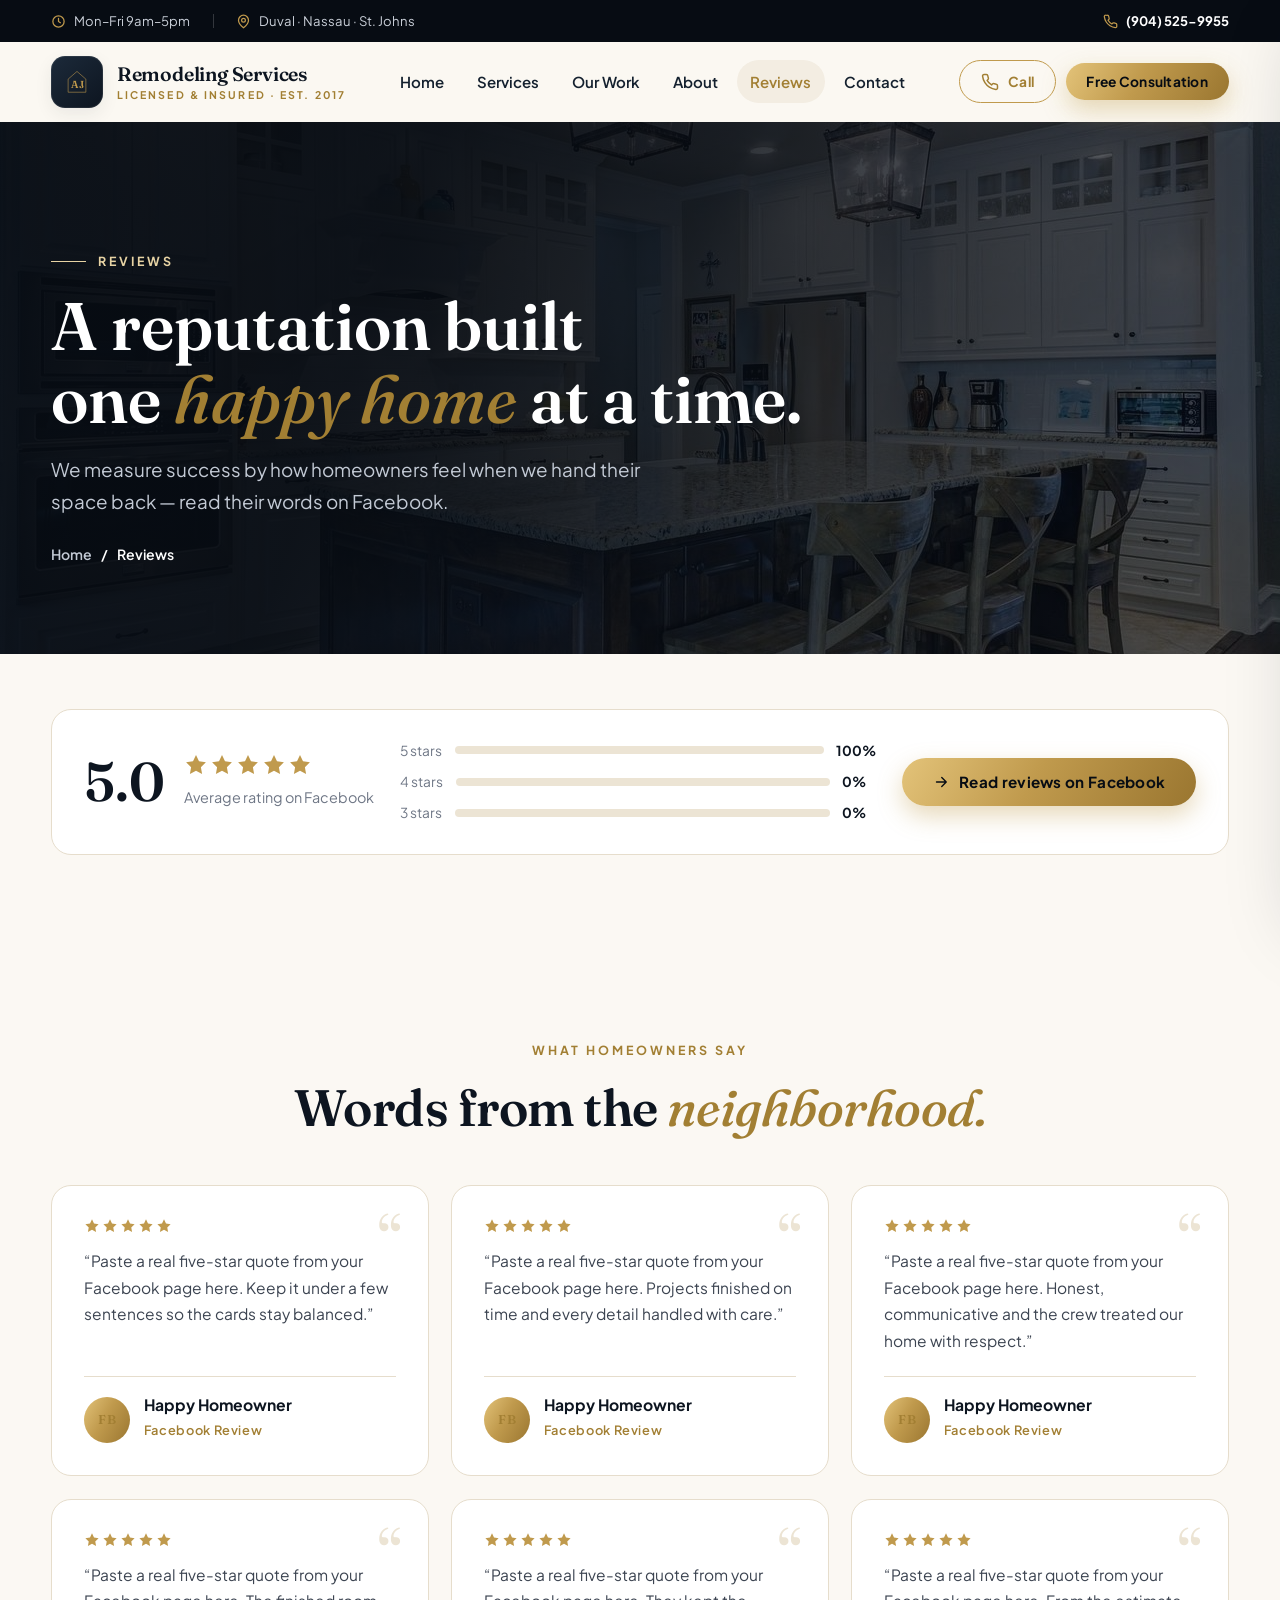
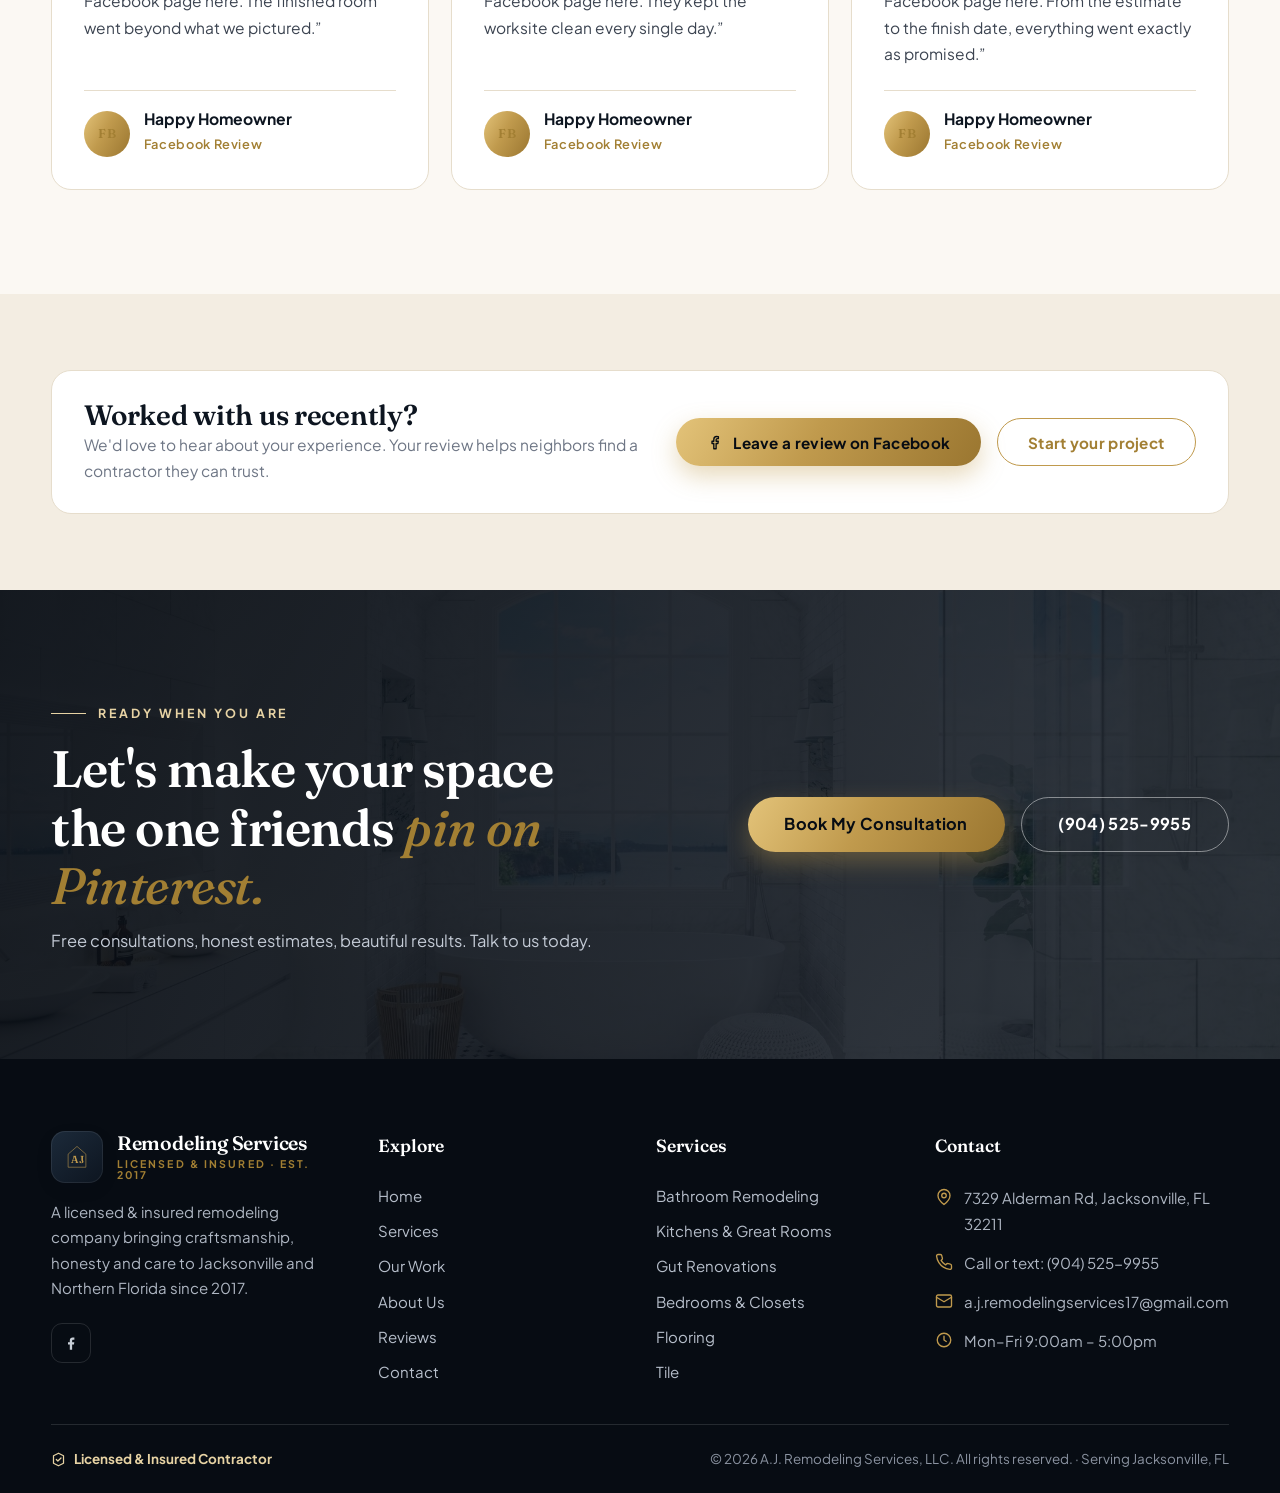
<file: reviews.html>
<!DOCTYPE html>
<html lang="en">
<head>
<meta charset="UTF-8">
<meta name="viewport" content="width=device-width, initial-scale=1">
<title>Reviews — A.J. Remodeling Services | Jacksonville, FL</title>
<meta name="description" content="Read what homeowners say about A.J. Remodeling Services. 5-star rated on Facebook — licensed &amp; insured remodeling across Jacksonville and Northern Florida.">
<link rel="icon" href="data:image/svg+xml,%3Csvg xmlns='http://www.w3.org/2000/svg' viewBox='0 0 64 64'%3E%3Crect width='64' height='64' rx='14' fill='%230d1520'/%3E%3Ctext x='32' y='42' font-family='Georgia,serif' font-size='26' font-weight='700' text-anchor='middle' fill='%23c09a4d'%3EAJ%3C/text%3E%3C/svg%3E">
<link rel="preconnect" href="https://fonts.googleapis.com">
<link rel="preconnect" href="https://fonts.gstatic.com" crossorigin>
<link href="https://fonts.googleapis.com/css2?family=Fraunces:ital,opsz,wght@0,9..144,400;0,9..144,500;0,9..144,600;0,9..144,700;1,9..144,400;1,9..144,500&family=Plus+Jakarta+Sans:wght@300;400;500;600;700;800&display=swap" rel="stylesheet">
<link rel="stylesheet" href="css/styles.css">
</head>
<body>

<!-- ===== Top bar ===== -->
<div class="topbar">
  <div class="container topbar__inner">
    <span class="topbar__item">
      <svg viewBox="0 0 24 24" fill="none" stroke="currentColor" stroke-width="2" stroke-linecap="round"><circle cx="12" cy="12" r="9"/><path d="M12 7v5l3 2"/></svg>
      Mon–Fri 9am–5pm
    </span>
    <span class="topbar__sep" aria-hidden="true"></span>
    <span class="topbar__item">
      <svg viewBox="0 0 24 24" fill="none" stroke="currentColor" stroke-width="2" stroke-linecap="round" stroke-linejoin="round"><path d="M20 10c0 6-8 12-8 12s-8-6-8-12a8 8 0 0 1 16 0Z"/><circle cx="12" cy="10" r="3"/></svg>
      Duval · Nassau · St. Johns
    </span>
    <a class="topbar__phone" href="tel:+19045259955">
      <svg viewBox="0 0 24 24" fill="none" stroke="currentColor" stroke-width="2" stroke-linecap="round" stroke-linejoin="round"><path d="M22 16.9v3a2 2 0 0 1-2.2 2 19.8 19.8 0 0 1-8.6-3.1 19.5 19.5 0 0 1-6-6A19.8 19.8 0 0 1 2.1 4.2 2 2 0 0 1 4.1 2h3a2 2 0 0 1 2 1.7c.1 1 .4 2 .7 2.9a2 2 0 0 1-.5 2.1L8.1 9.9a16 16 0 0 0 6 6l1.2-1.2a2 2 0 0 1 2.1-.5c1 .3 1.9.6 2.9.7a2 2 0 0 1 1.7 2Z"/></svg>
      (904) 525-9955
    </a>
  </div>
</div>

<!-- ===== Header ===== -->
<header class="site-header" id="siteHeader">
  <div class="container header__inner">
    <a class="brand" href="index.html" aria-label="A.J. Remodeling Services — home">
      <span class="brand__badge">
        <svg viewBox="0 0 44 44" fill="none" aria-hidden="true">
          <path d="M22 6.5 35 17.8V37H9V17.8L22 6.5Z" stroke="#c09a4d" stroke-width="1.4" stroke-linejoin="round" opacity=".6"/>
          <text x="22" y="30.5" text-anchor="middle" font-family="Fraunces, Georgia, serif" font-size="15" font-weight="600" fill="#c09a4d">AJ</text>
        </svg>
      </span>
      <span class="brand__text"><strong>Remodeling Services</strong><em>Licensed &amp; Insured · Est. 2017</em></span>
    </a>
    <nav class="nav" aria-label="Primary">
      <a class="nav__link" href="index.html">Home</a>
      <a class="nav__link" href="services.html">Services</a>
      <a class="nav__link" href="gallery.html">Our Work</a>
      <a class="nav__link" href="about.html">About</a>
      <a class="nav__link" href="reviews.html" aria-current="page">Reviews</a>
      <a class="nav__link" href="contact.html">Contact</a>
    </nav>
    <div class="header__cta">
      <a class="btn btn--ghost btn--sm" href="tel:+19045259955">
        <svg viewBox="0 0 24 24" fill="none" stroke="currentColor" stroke-width="2" stroke-linecap="round" stroke-linejoin="round"><path d="M22 16.9v3a2 2 0 0 1-2.2 2 19.8 19.8 0 0 1-8.6-3.1 19.5 19.5 0 0 1-6-6A19.8 19.8 0 0 1 2.1 4.2 2 2 0 0 1 4.1 2h3a2 2 0 0 1 2 1.7c.1 1 .4 2 .7 2.9a2 2 0 0 1-.5 2.1L8.1 9.9a16 16 0 0 0 6 6l1.2-1.2a2 2 0 0 1 2.1-.5c1 .3 1.9.6 2.9.7a2 2 0 0 1 1.7 2Z"/></svg>
        Call
      </a>
      <a class="btn btn--primary btn--sm" href="contact.html">Free Consultation</a>
    </div>
    <button class="nav-toggle" id="navToggle" aria-label="Open menu" aria-controls="navPanel" aria-expanded="false">
      <svg class="icon-menu" viewBox="0 0 24 24" fill="none" stroke="currentColor" stroke-width="2" stroke-linecap="round"><path d="M4 7h16M4 12h16M4 17h16"/></svg>
      <svg class="icon-close" viewBox="0 0 24 24" fill="none" stroke="currentColor" stroke-width="2" stroke-linecap="round"><path d="M6 6l12 12M18 6 6 18"/></svg>
    </button>
  </div>
</header>
<div class="nav-overlay" id="navOverlay"></div>
<aside class="nav-panel" id="navPanel" aria-label="Mobile menu">
  <div class="nav-panel__head">
    <span class="nav-panel__title">Menu</span>
    <button class="nav-panel__close" id="navClose" aria-label="Close menu">
      <svg viewBox="0 0 24 24" fill="none" stroke="currentColor" stroke-width="2" stroke-linecap="round"><path d="M6 6l12 12M18 6 6 18"/></svg>
    </button>
  </div>
  <a class="nav-panel__link" href="index.html">Home</a>
  <a class="nav-panel__link" href="services.html">Services</a>
  <a class="nav-panel__link" href="gallery.html">Our Work</a>
  <a class="nav-panel__link" href="about.html">About</a>
  <a class="nav-panel__link" href="reviews.html">Reviews</a>
  <a class="nav-panel__link" href="contact.html">Contact</a>
  <div class="nav-panel__cta">
    <a class="btn btn--primary btn--block" href="contact.html">Schedule Free Consultation</a>
  </div>
  <div class="nav-panel__contact">
    <p>Call or text <a href="tel:+19045259955">(904) 525-9955</a></p>
    <p><a href="mailto:a.j.remodelingservices17@gmail.com">a.j.remodelingservices17@gmail.com</a></p>
  </div>
</aside>

<main>

  <!-- ===== Page hero ===== -->
  <section class="page-hero">
    <div class="page-hero__bg">
      <img src="images/kitchen.jpg" alt="Finished kitchen remodel with five-star reviews">
    </div>
    <div class="container page-hero__inner">
      <span class="eyebrow eyebrow--light">Reviews</span>
      <h1>A reputation built<br>one <span class="hl">happy home</span> at a time.</h1>
      <p class="lead">We measure success by how homeowners feel when we hand their space back — read their words on Facebook.</p>
      <nav class="crumbs" aria-label="Breadcrumb">
        <a href="index.html">Home</a>
        <span aria-hidden="true">/</span>
        <span>Reviews</span>
      </nav>
    </div>
  </section>

  <!-- ===== Rating summary ===== -->
  <section class="section section--tight" style="padding-top:clamp(2.2rem,5vw,3.4rem)">
    <div class="container">
      <div class="rating-panel reveal">
        <div class="rating-panel__big">
          <b>5.0</b>
          <div class="rating-panel__stars">
            <span class="stars">
              <svg viewBox="0 0 24 24" fill="currentColor"><path d="m12 2 3 6.3 6.9 1-5 4.9 1.2 6.8L12 17.8 5.9 21l1.2-6.8-5-4.9 6.9-1Z"/></svg>
              <svg viewBox="0 0 24 24" fill="currentColor"><path d="m12 2 3 6.3 6.9 1-5 4.9 1.2 6.8L12 17.8 5.9 21l1.2-6.8-5-4.9 6.9-1Z"/></svg>
              <svg viewBox="0 0 24 24" fill="currentColor"><path d="m12 2 3 6.3 6.9 1-5 4.9 1.2 6.8L12 17.8 5.9 21l1.2-6.8-5-4.9 6.9-1Z"/></svg>
              <svg viewBox="0 0 24 24" fill="currentColor"><path d="m12 2 3 6.3 6.9 1-5 4.9 1.2 6.8L12 17.8 5.9 21l1.2-6.8-5-4.9 6.9-1Z"/></svg>
              <svg viewBox="0 0 24 24" fill="currentColor"><path d="m12 2 3 6.3 6.9 1-5 4.9 1.2 6.8L12 17.8 5.9 21l1.2-6.8-5-4.9 6.9-1Z"/></svg>
            </span>
            <p class="mb-0" style="font-size:.9rem;color:var(--muted)">Average rating on Facebook</p>
          </div>
        </div>
        <div class="rating-bar">
          <div class="rating-bar__line"><span>5 stars</span><span class="rating-bar__track"><span class="rating-bar__fill" style="width:100%"></span></span><b style="min-width:34px;color:var(--ink)">100%</b></div>
          <div class="rating-bar__line"><span>4 stars</span><span class="rating-bar__track"><span class="rating-bar__fill" style="width:0%"></span></span><b style="min-width:34px;color:var(--ink)">0%</b></div>
          <div class="rating-bar__line"><span>3 stars</span><span class="rating-bar__track"><span class="rating-bar__fill" style="width:0%"></span></span><b style="min-width:34px;color:var(--ink)">0%</b></div>
        </div>
        <div class="center">
          <a class="btn btn--primary" href="https://www.facebook.com/a.j.remodelin/" target="_blank" rel="noopener">
            <svg viewBox="0 0 24 24" fill="none" stroke="currentColor" stroke-width="1.8" stroke-linecap="round" stroke-linejoin="round"><path d="M6 12h12M13 6l6 6-6 6"/></svg>
            Read reviews on Facebook
          </a>
        </div>
      </div>
    </div>
  </section>

  <!-- ===== Reviews grid ===== -->
  <!-- NOTE FOR OWNER: The cards below are placeholders styled like your Facebook reviews.
       Copy-paste the real quotes from your Facebook page into the <p> tags, and update names in review-card__who. -->
  <section class="section">
    <div class="container">
      <div class="hblock center">
        <span class="eyebrow eyebrow--center reveal">What homeowners say</span>
        <h2 class="h2 mt-1 reveal">Words from the <span class="hl">neighborhood.</span></h2>
      </div>
      <div class="reviews-grid">
        <article class="review-card reveal">
          <span class="review-card__quote" aria-hidden="true">&ldquo;</span>
          <span class="stars" aria-hidden="true">
            <svg viewBox="0 0 24 24" fill="currentColor"><path d="m12 2 3 6.3 6.9 1-5 4.9 1.2 6.8L12 17.8 5.9 21l1.2-6.8-5-4.9 6.9-1Z"/></svg>
            <svg viewBox="0 0 24 24" fill="currentColor"><path d="m12 2 3 6.3 6.9 1-5 4.9 1.2 6.8L12 17.8 5.9 21l1.2-6.8-5-4.9 6.9-1Z"/></svg>
            <svg viewBox="0 0 24 24" fill="currentColor"><path d="m12 2 3 6.3 6.9 1-5 4.9 1.2 6.8L12 17.8 5.9 21l1.2-6.8-5-4.9 6.9-1Z"/></svg>
            <svg viewBox="0 0 24 24" fill="currentColor"><path d="m12 2 3 6.3 6.9 1-5 4.9 1.2 6.8L12 17.8 5.9 21l1.2-6.8-5-4.9 6.9-1Z"/></svg>
            <svg viewBox="0 0 24 24" fill="currentColor"><path d="m12 2 3 6.3 6.9 1-5 4.9 1.2 6.8L12 17.8 5.9 21l1.2-6.8-5-4.9 6.9-1Z"/></svg>
          </span>
          <p class="review-card__body">&ldquo;Paste a real five-star quote from your Facebook page here. Keep it under a few sentences so the cards stay balanced.&rdquo;</p>
          <div class="review-card__who">
            <span class="review-card__avatar">FB</span>
            <div><b>Happy Homeowner</b><span>Facebook Review</span></div>
          </div>
        </article>
        <article class="review-card reveal reveal-delay-1">
          <span class="review-card__quote" aria-hidden="true">&ldquo;</span>
          <span class="stars" aria-hidden="true">
            <svg viewBox="0 0 24 24" fill="currentColor"><path d="m12 2 3 6.3 6.9 1-5 4.9 1.2 6.8L12 17.8 5.9 21l1.2-6.8-5-4.9 6.9-1Z"/></svg>
            <svg viewBox="0 0 24 24" fill="currentColor"><path d="m12 2 3 6.3 6.9 1-5 4.9 1.2 6.8L12 17.8 5.9 21l1.2-6.8-5-4.9 6.9-1Z"/></svg>
            <svg viewBox="0 0 24 24" fill="currentColor"><path d="m12 2 3 6.3 6.9 1-5 4.9 1.2 6.8L12 17.8 5.9 21l1.2-6.8-5-4.9 6.9-1Z"/></svg>
            <svg viewBox="0 0 24 24" fill="currentColor"><path d="m12 2 3 6.3 6.9 1-5 4.9 1.2 6.8L12 17.8 5.9 21l1.2-6.8-5-4.9 6.9-1Z"/></svg>
            <svg viewBox="0 0 24 24" fill="currentColor"><path d="m12 2 3 6.3 6.9 1-5 4.9 1.2 6.8L12 17.8 5.9 21l1.2-6.8-5-4.9 6.9-1Z"/></svg>
          </span>
          <p class="review-card__body">&ldquo;Paste a real five-star quote from your Facebook page here. Projects finished on time and every detail handled with care.&rdquo;</p>
          <div class="review-card__who">
            <span class="review-card__avatar">FB</span>
            <div><b>Happy Homeowner</b><span>Facebook Review</span></div>
          </div>
        </article>
        <article class="review-card reveal reveal-delay-2">
          <span class="review-card__quote" aria-hidden="true">&ldquo;</span>
          <span class="stars" aria-hidden="true">
            <svg viewBox="0 0 24 24" fill="currentColor"><path d="m12 2 3 6.3 6.9 1-5 4.9 1.2 6.8L12 17.8 5.9 21l1.2-6.8-5-4.9 6.9-1Z"/></svg>
            <svg viewBox="0 0 24 24" fill="currentColor"><path d="m12 2 3 6.3 6.9 1-5 4.9 1.2 6.8L12 17.8 5.9 21l1.2-6.8-5-4.9 6.9-1Z"/></svg>
            <svg viewBox="0 0 24 24" fill="currentColor"><path d="m12 2 3 6.3 6.9 1-5 4.9 1.2 6.8L12 17.8 5.9 21l1.2-6.8-5-4.9 6.9-1Z"/></svg>
            <svg viewBox="0 0 24 24" fill="currentColor"><path d="m12 2 3 6.3 6.9 1-5 4.9 1.2 6.8L12 17.8 5.9 21l1.2-6.8-5-4.9 6.9-1Z"/></svg>
            <svg viewBox="0 0 24 24" fill="currentColor"><path d="m12 2 3 6.3 6.9 1-5 4.9 1.2 6.8L12 17.8 5.9 21l1.2-6.8-5-4.9 6.9-1Z"/></svg>
          </span>
          <p class="review-card__body">&ldquo;Paste a real five-star quote from your Facebook page here. Honest, communicative and the crew treated our home with respect.&rdquo;</p>
          <div class="review-card__who">
            <span class="review-card__avatar">FB</span>
            <div><b>Happy Homeowner</b><span>Facebook Review</span></div>
          </div>
        </article>
        <article class="review-card reveal">
          <span class="review-card__quote" aria-hidden="true">&ldquo;</span>
          <span class="stars" aria-hidden="true">
            <svg viewBox="0 0 24 24" fill="currentColor"><path d="m12 2 3 6.3 6.9 1-5 4.9 1.2 6.8L12 17.8 5.9 21l1.2-6.8-5-4.9 6.9-1Z"/></svg>
            <svg viewBox="0 0 24 24" fill="currentColor"><path d="m12 2 3 6.3 6.9 1-5 4.9 1.2 6.8L12 17.8 5.9 21l1.2-6.8-5-4.9 6.9-1Z"/></svg>
            <svg viewBox="0 0 24 24" fill="currentColor"><path d="m12 2 3 6.3 6.9 1-5 4.9 1.2 6.8L12 17.8 5.9 21l1.2-6.8-5-4.9 6.9-1Z"/></svg>
            <svg viewBox="0 0 24 24" fill="currentColor"><path d="m12 2 3 6.3 6.9 1-5 4.9 1.2 6.8L12 17.8 5.9 21l1.2-6.8-5-4.9 6.9-1Z"/></svg>
            <svg viewBox="0 0 24 24" fill="currentColor"><path d="m12 2 3 6.3 6.9 1-5 4.9 1.2 6.8L12 17.8 5.9 21l1.2-6.8-5-4.9 6.9-1Z"/></svg>
          </span>
          <p class="review-card__body">&ldquo;Paste a real five-star quote from your Facebook page here. The finished room went beyond what we pictured.&rdquo;</p>
          <div class="review-card__who">
            <span class="review-card__avatar">FB</span>
            <div><b>Happy Homeowner</b><span>Facebook Review</span></div>
          </div>
        </article>
        <article class="review-card reveal reveal-delay-1">
          <span class="review-card__quote" aria-hidden="true">&ldquo;</span>
          <span class="stars" aria-hidden="true">
            <svg viewBox="0 0 24 24" fill="currentColor"><path d="m12 2 3 6.3 6.9 1-5 4.9 1.2 6.8L12 17.8 5.9 21l1.2-6.8-5-4.9 6.9-1Z"/></svg>
            <svg viewBox="0 0 24 24" fill="currentColor"><path d="m12 2 3 6.3 6.9 1-5 4.9 1.2 6.8L12 17.8 5.9 21l1.2-6.8-5-4.9 6.9-1Z"/></svg>
            <svg viewBox="0 0 24 24" fill="currentColor"><path d="m12 2 3 6.3 6.9 1-5 4.9 1.2 6.8L12 17.8 5.9 21l1.2-6.8-5-4.9 6.9-1Z"/></svg>
            <svg viewBox="0 0 24 24" fill="currentColor"><path d="m12 2 3 6.3 6.9 1-5 4.9 1.2 6.8L12 17.8 5.9 21l1.2-6.8-5-4.9 6.9-1Z"/></svg>
            <svg viewBox="0 0 24 24" fill="currentColor"><path d="m12 2 3 6.3 6.9 1-5 4.9 1.2 6.8L12 17.8 5.9 21l1.2-6.8-5-4.9 6.9-1Z"/></svg>
          </span>
          <p class="review-card__body">&ldquo;Paste a real five-star quote from your Facebook page here. They kept the worksite clean every single day.&rdquo;</p>
          <div class="review-card__who">
            <span class="review-card__avatar">FB</span>
            <div><b>Happy Homeowner</b><span>Facebook Review</span></div>
          </div>
        </article>
        <article class="review-card reveal reveal-delay-2">
          <span class="review-card__quote" aria-hidden="true">&ldquo;</span>
          <span class="stars" aria-hidden="true">
            <svg viewBox="0 0 24 24" fill="currentColor"><path d="m12 2 3 6.3 6.9 1-5 4.9 1.2 6.8L12 17.8 5.9 21l1.2-6.8-5-4.9 6.9-1Z"/></svg>
            <svg viewBox="0 0 24 24" fill="currentColor"><path d="m12 2 3 6.3 6.9 1-5 4.9 1.2 6.8L12 17.8 5.9 21l1.2-6.8-5-4.9 6.9-1Z"/></svg>
            <svg viewBox="0 0 24 24" fill="currentColor"><path d="m12 2 3 6.3 6.9 1-5 4.9 1.2 6.8L12 17.8 5.9 21l1.2-6.8-5-4.9 6.9-1Z"/></svg>
            <svg viewBox="0 0 24 24" fill="currentColor"><path d="m12 2 3 6.3 6.9 1-5 4.9 1.2 6.8L12 17.8 5.9 21l1.2-6.8-5-4.9 6.9-1Z"/></svg>
            <svg viewBox="0 0 24 24" fill="currentColor"><path d="m12 2 3 6.3 6.9 1-5 4.9 1.2 6.8L12 17.8 5.9 21l1.2-6.8-5-4.9 6.9-1Z"/></svg>
          </span>
          <p class="review-card__body">&ldquo;Paste a real five-star quote from your Facebook page here. From the estimate to the finish date, everything went exactly as promised.&rdquo;</p>
          <div class="review-card__who">
            <span class="review-card__avatar">FB</span>
            <div><b>Happy Homeowner</b><span>Facebook Review</span></div>
          </div>
        </article>
      </div>
    </div>
  </section>

  <!-- ===== Leave a review CTA ===== -->
  <section class="section section--cream section--tight">
    <div class="container">
      <div class="rating-panel reveal">
        <div class="rating-panel__big" style="flex:1">
          <div>
            <h3 class="h3">Worked with us recently?</h3>
            <p class="mb-0" style="color:var(--muted);font-size:.97rem">We'd love to hear about your experience. Your review helps neighbors find a contractor they can trust.</p>
          </div>
        </div>
        <div class="rating-panel__stars" style="display:flex;gap:1rem;flex-wrap:wrap">
          <a class="btn btn--primary" href="https://www.facebook.com/a.j.remodelin/" target="_blank" rel="noopener">
            <svg viewBox="0 0 24 24" fill="none" stroke="currentColor" stroke-width="1.8" stroke-linecap="round" stroke-linejoin="round"><path d="M13.5 21v-7h2.4l.5-3h-2.9V9.1c0-.9.3-1.6 1.6-1.6h1.4V4.8c-.3 0-1.2-.1-2.3-.1-2.3 0-3.8 1.4-3.8 4v2.3H8v3h2.4v7h3.1Z"/></svg>
            Leave a review on Facebook
          </a>
          <a class="btn btn--ghost" href="contact.html">Start your project</a>
        </div>
      </div>
    </div>
  </section>

  <!-- ===== CTA ===== -->
  <section class="section cta-band">
    <div class="cta-band__bg">
      <img src="images/bath.jpg" alt="" aria-hidden="true" loading="lazy">
    </div>
    <div class="container cta-band__inner">
      <div>
        <span class="eyebrow eyebrow--light">Ready when you are</span>
        <h2 class="h2 mt-1">Let's make your space<br>the one friends <span class="hl">pin on Pinterest.</span></h2>
        <p>Free consultations, honest estimates, beautiful results. Talk to us today.</p>
      </div>
      <div class="cta-band__actions">
        <a class="btn btn--primary btn--lg" href="contact.html">Book My Consultation</a>
        <a class="btn btn--ghost-light btn--lg" href="tel:+19045259955">(904) 525-9955</a>
      </div>
    </div>
  </section>

</main>

<!-- ===== Footer ===== -->
<footer class="footer">
  <div class="container">
    <div class="footer__grid">
      <div>
        <a class="brand" href="index.html" aria-label="A.J. Remodeling Services — home">
          <span class="brand__badge">
            <svg viewBox="0 0 44 44" fill="none" aria-hidden="true">
              <path d="M22 6.5 35 17.8V37H9V17.8L22 6.5Z" stroke="#c09a4d" stroke-width="1.4" stroke-linejoin="round" opacity=".6"/>
              <text x="22" y="30.5" text-anchor="middle" font-family="Fraunces, Georgia, serif" font-size="15" font-weight="600" fill="#c09a4d">AJ</text>
            </svg>
          </span>
          <span class="brand__text"><strong style="color:#fff">Remodeling Services</strong><em>Licensed &amp; Insured · Est. 2017</em></span>
        </a>
        <p class="footer__blurb">A licensed &amp; insured remodeling company bringing craftsmanship, honesty and care to Jacksonville and Northern Florida since 2017.</p>
        <div class="footer__social">
          <a href="https://www.facebook.com/a.j.remodelin/" target="_blank" rel="noopener" aria-label="Follow us on Facebook">
            <svg viewBox="0 0 24 24" fill="currentColor"><path d="M13.5 21v-7h2.4l.5-3h-2.9V9.1c0-.9.3-1.6 1.6-1.6h1.4V4.8c-.3 0-1.2-.1-2.3-.1-2.3 0-3.8 1.4-3.8 4v2.3H8v3h2.4v7h3.1Z"/></svg>
          </a>
        </div>
      </div>
      <div>
        <h5>Explore</h5>
        <a class="footer__link" href="index.html">Home</a><br>
        <a class="footer__link" href="services.html">Services</a><br>
        <a class="footer__link" href="gallery.html">Our Work</a><br>
        <a class="footer__link" href="about.html">About Us</a><br>
        <a class="footer__link" href="reviews.html">Reviews</a><br>
        <a class="footer__link" href="contact.html">Contact</a>
      </div>
      <div>
        <h5>Services</h5>
        <a class="footer__link" href="services.html#bathrooms">Bathroom Remodeling</a><br>
        <a class="footer__link" href="services.html#kitchens">Kitchens &amp; Great Rooms</a><br>
        <a class="footer__link" href="services.html#gut">Gut Renovations</a><br>
        <a class="footer__link" href="services.html#bedrooms">Bedrooms &amp; Closets</a><br>
        <a class="footer__link" href="services.html#flooring">Flooring</a><br>
        <a class="footer__link" href="services.html#tile">Tile</a>
      </div>
      <div>
        <h5>Contact</h5>
        <ul class="footer__contact">
          <li>
            <svg viewBox="0 0 24 24" fill="none" stroke="currentColor" stroke-width="1.8" stroke-linecap="round" stroke-linejoin="round"><path d="M20 10c0 6-8 12-8 12s-8-6-8-12a8 8 0 0 1 16 0Z"/><circle cx="12" cy="10" r="3"/></svg>
            <span>7329 Alderman Rd, Jacksonville, FL 32211</span>
          </li>
          <li>
            <svg viewBox="0 0 24 24" fill="none" stroke="currentColor" stroke-width="1.8" stroke-linecap="round" stroke-linejoin="round"><path d="M22 16.9v3a2 2 0 0 1-2.2 2 19.8 19.8 0 0 1-8.6-3.1 19.5 19.5 0 0 1-6-6A19.8 19.8 0 0 1 2.1 4.2 2 2 0 0 1 4.1 2h3a2 2 0 0 1 2 1.7c.1 1 .4 2 .7 2.9a2 2 0 0 1-.5 2.1L8.1 9.9a16 16 0 0 0 6 6l1.2-1.2a2 2 0 0 1 2.1-.5c1 .3 1.9.6 2.9.7a2 2 0 0 1 1.7 2Z"/></svg>
            <span>Call or text: <a href="tel:+19045259955">(904) 525-9955</a></span>
          </li>
          <li>
            <svg viewBox="0 0 24 24" fill="none" stroke="currentColor" stroke-width="1.8" stroke-linecap="round" stroke-linejoin="round"><rect x="2" y="4" width="20" height="16" rx="2"/><path d="m22 7-10 6L2 7"/></svg>
            <span><a href="mailto:a.j.remodelingservices17@gmail.com">a.j.remodelingservices17@gmail.com</a></span>
          </li>
          <li>
            <svg viewBox="0 0 24 24" fill="none" stroke="currentColor" stroke-width="1.8" stroke-linecap="round"><circle cx="12" cy="12" r="9"/><path d="M12 7v5l3 2"/></svg>
            <span>Mon–Fri 9:00am – 5:00pm</span>
          </li>
        </ul>
      </div>
    </div>
    <div class="footer__bottom">
      <span class="footer__badge">
        <svg viewBox="0 0 24 24" fill="none" stroke="currentColor" stroke-width="2" stroke-linecap="round" stroke-linejoin="round"><path d="M12 2 4 6v12l8 4 8-4V6l-8-4Z"/><path d="m8.5 12 2.5 2.5 5-5"/></svg>
        Licensed &amp; Insured Contractor
      </span>
      <span>© <span id="year">2026</span> A.J. Remodeling Services, LLC. All rights reserved. · Serving Jacksonville, FL</span>
    </div>
  </div>
</footer>

<button class="to-top" id="toTop" aria-label="Back to top">
  <svg viewBox="0 0 24 24" fill="none" stroke="currentColor" stroke-width="2.2" stroke-linecap="round" stroke-linejoin="round"><path d="M12 19V5M5 12l7-7 7 7"/></svg>
</button>

<script src="js/main.js"></script>
</body>
</html>
</file>
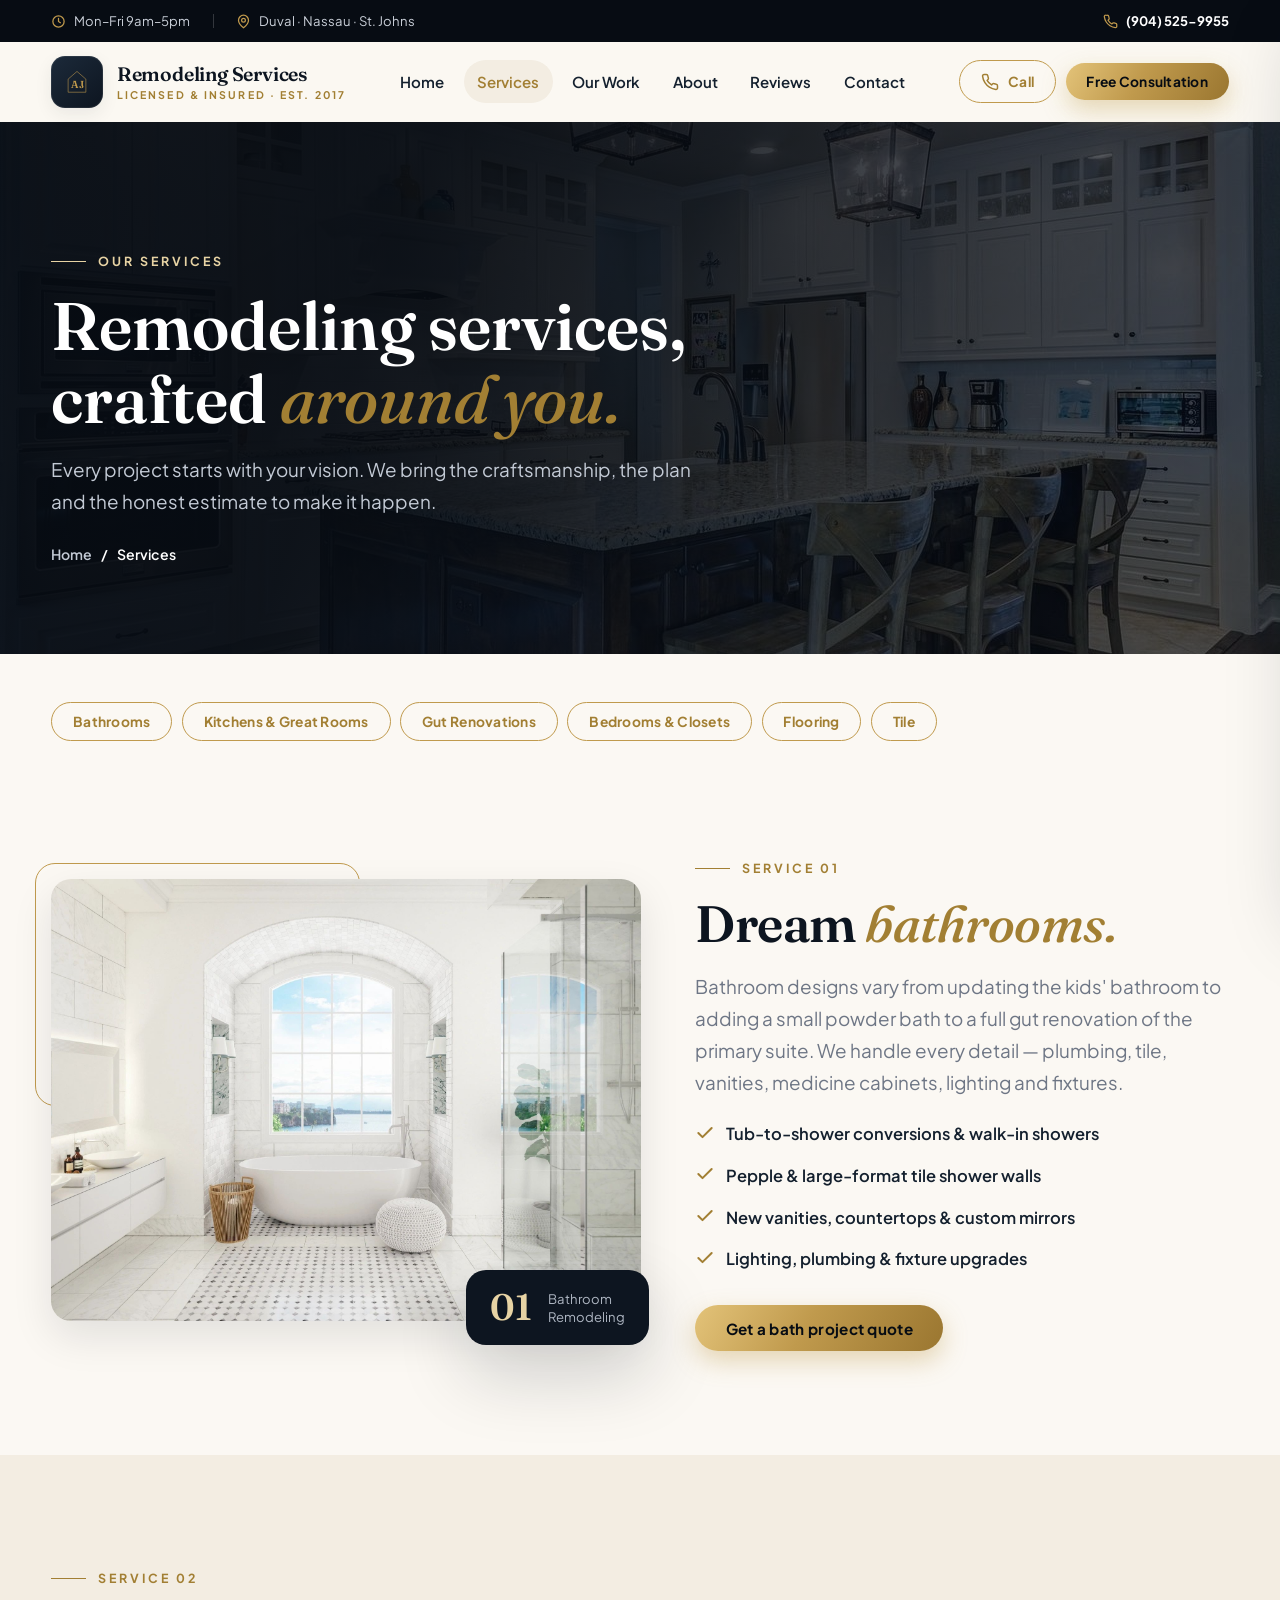
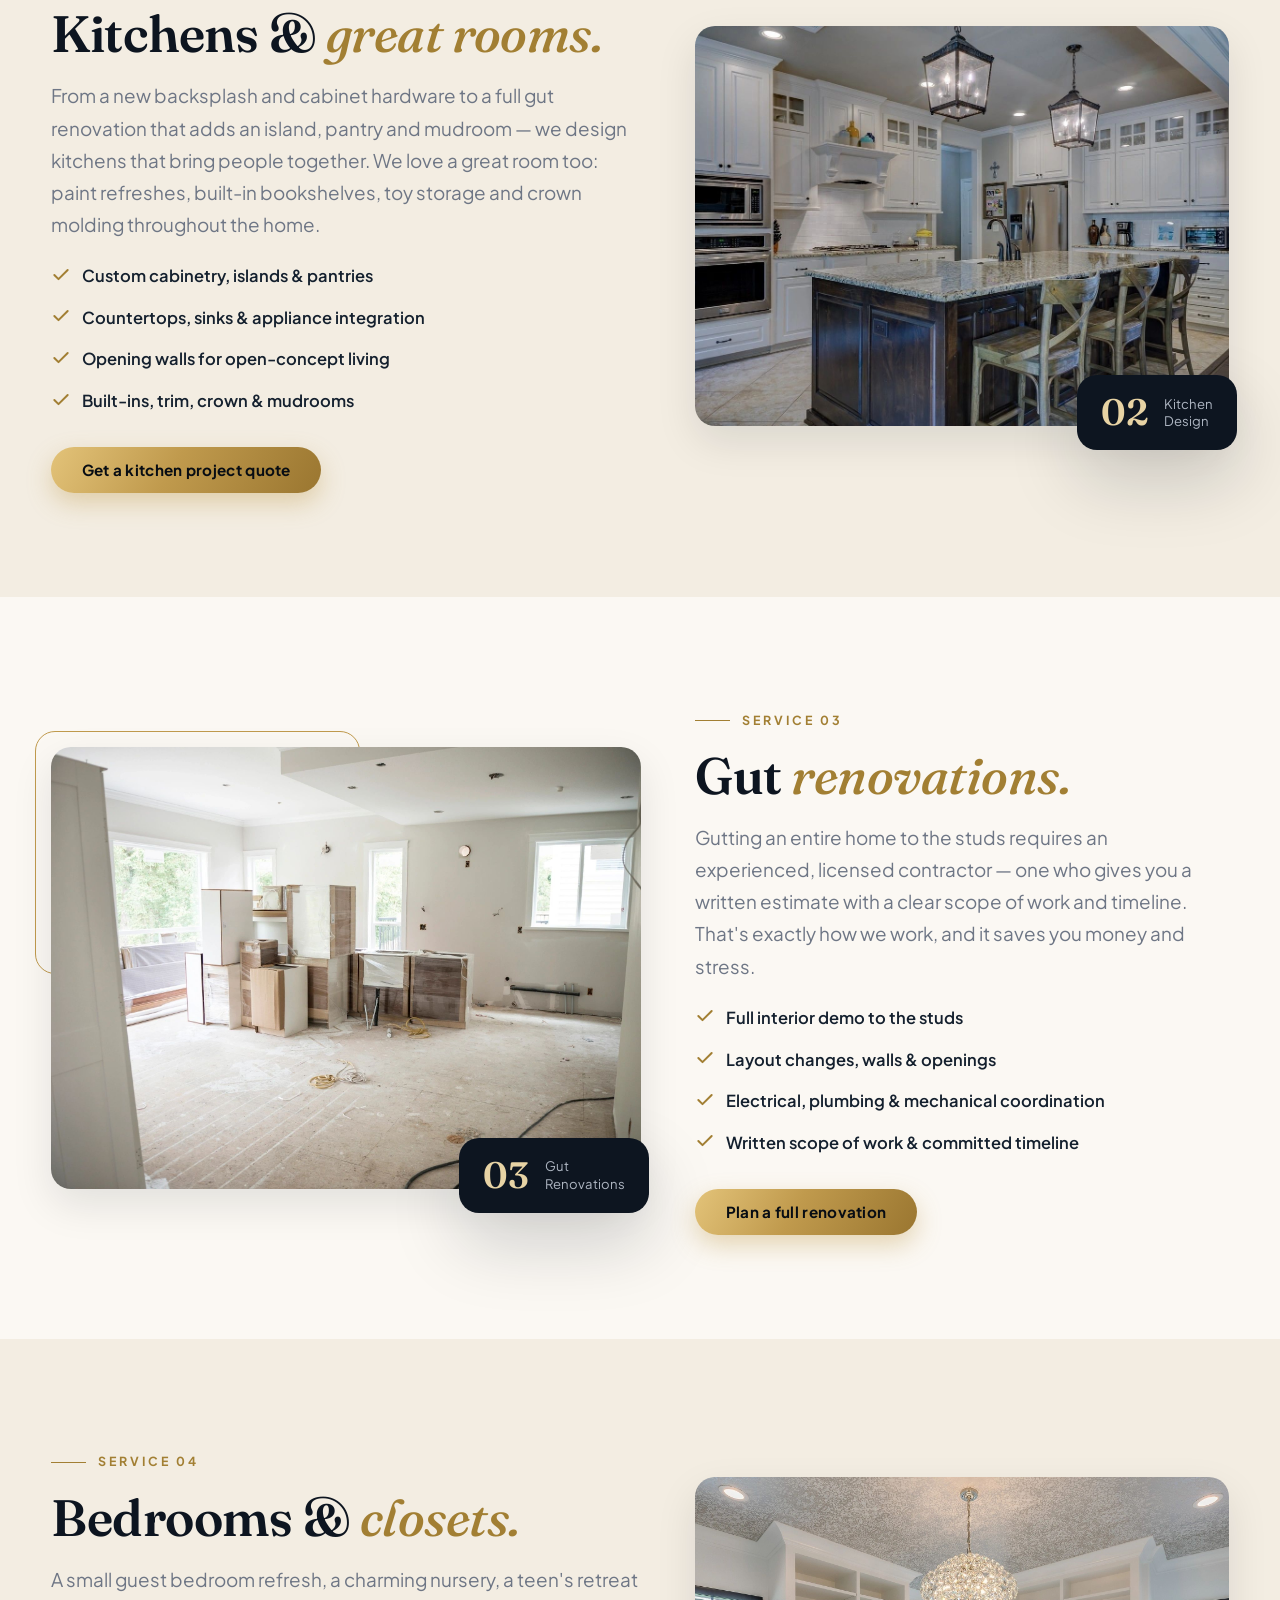
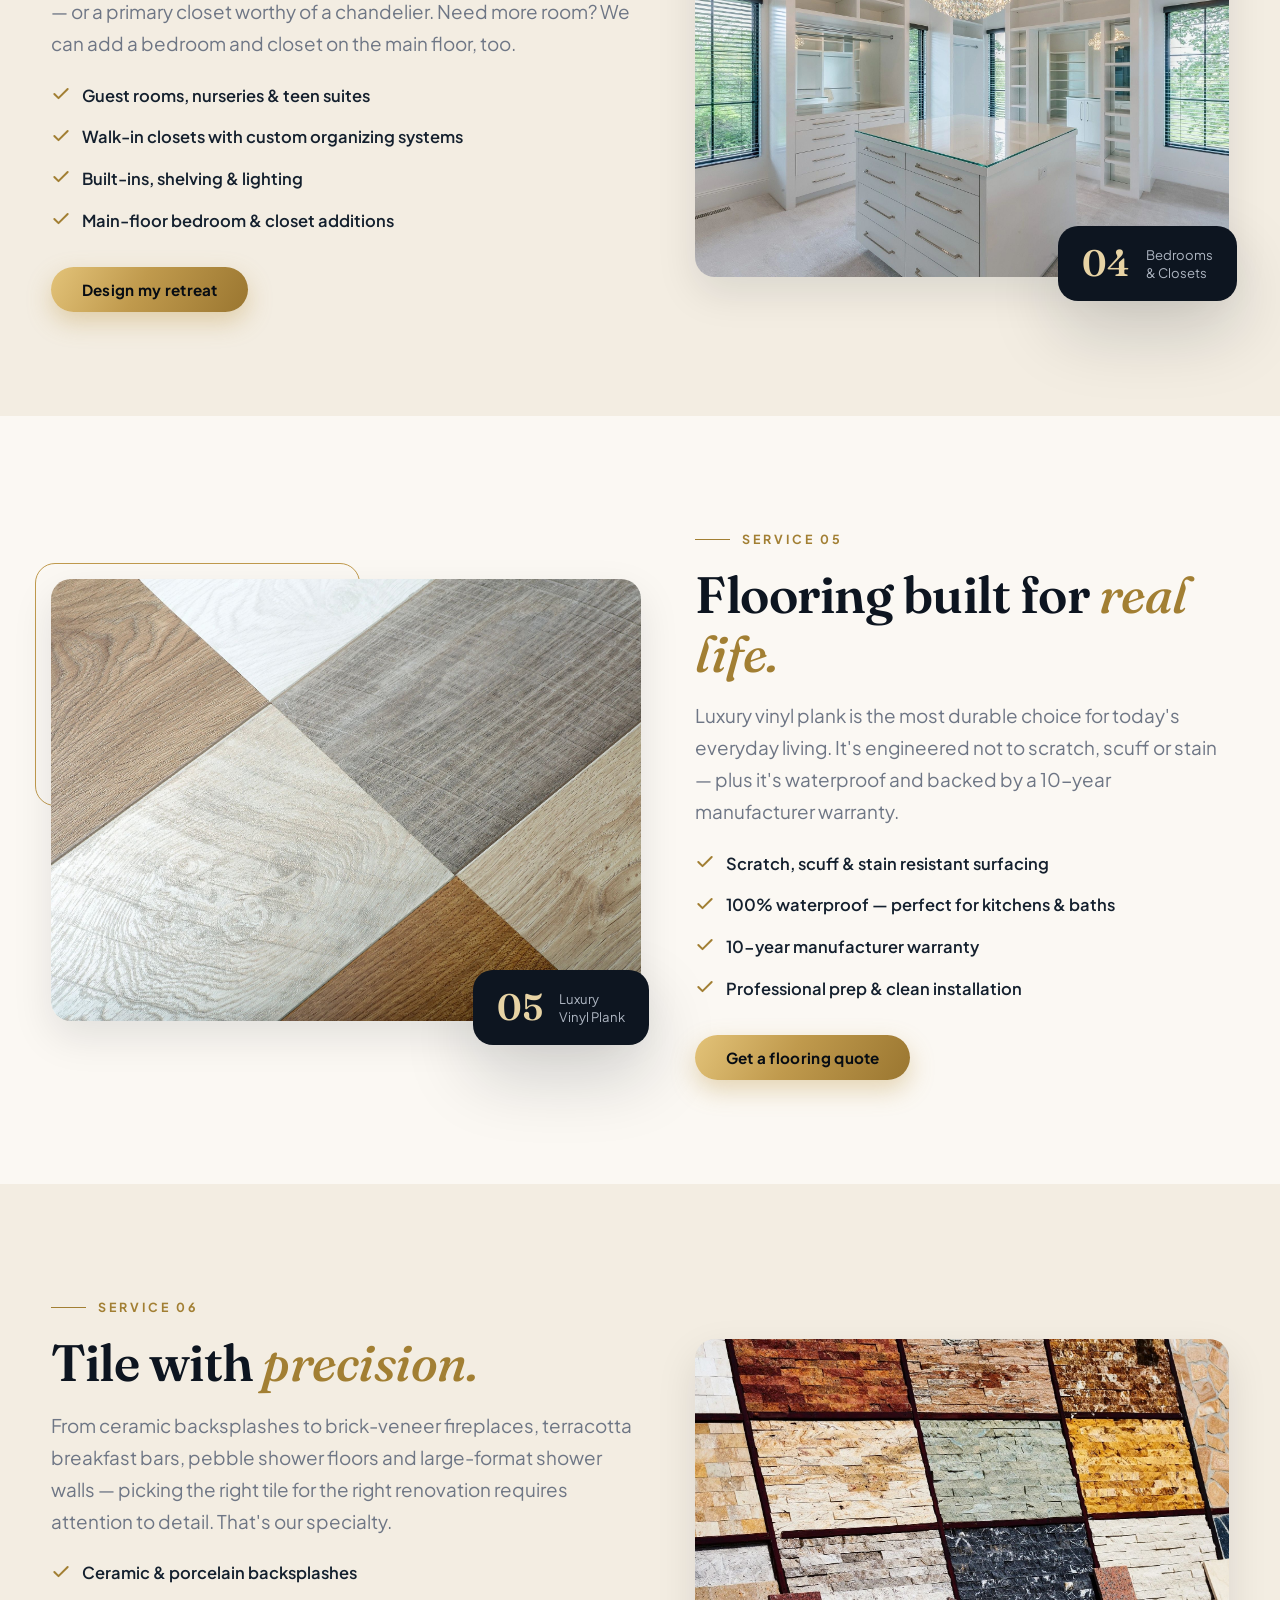
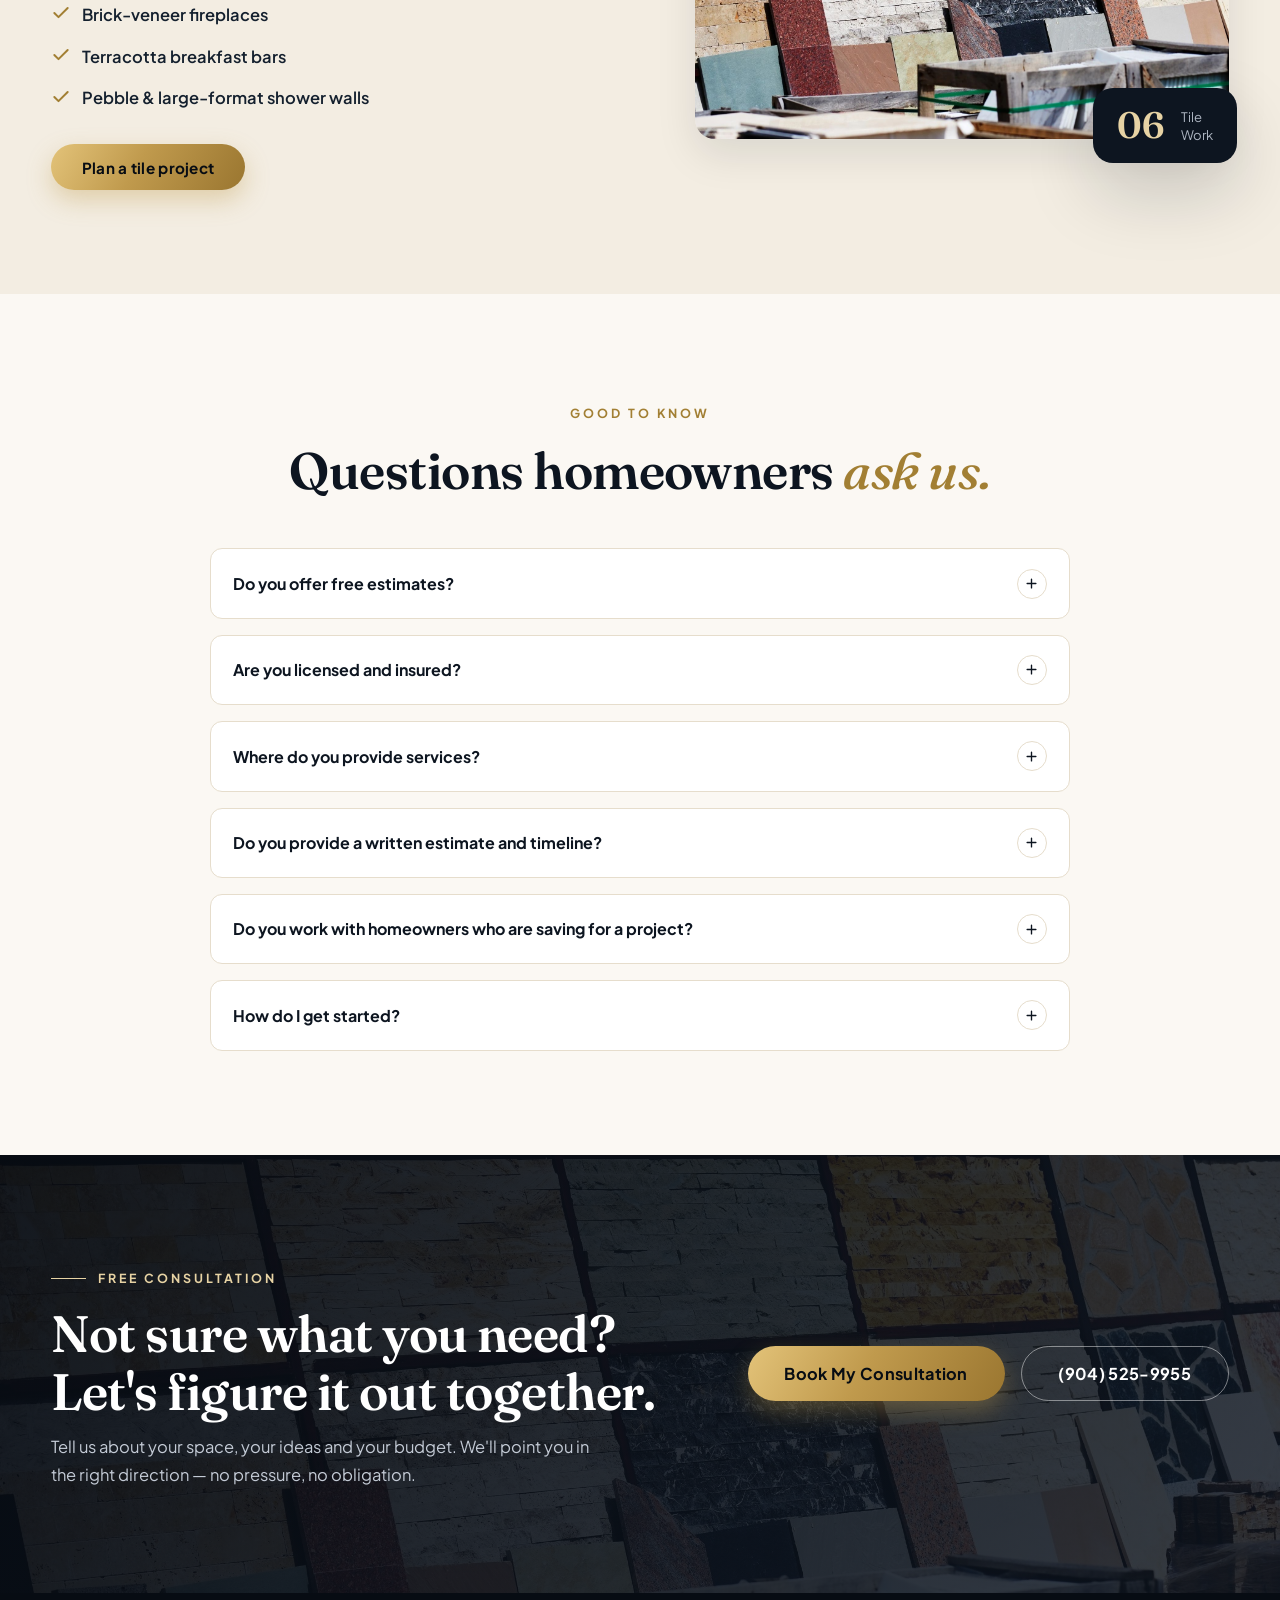
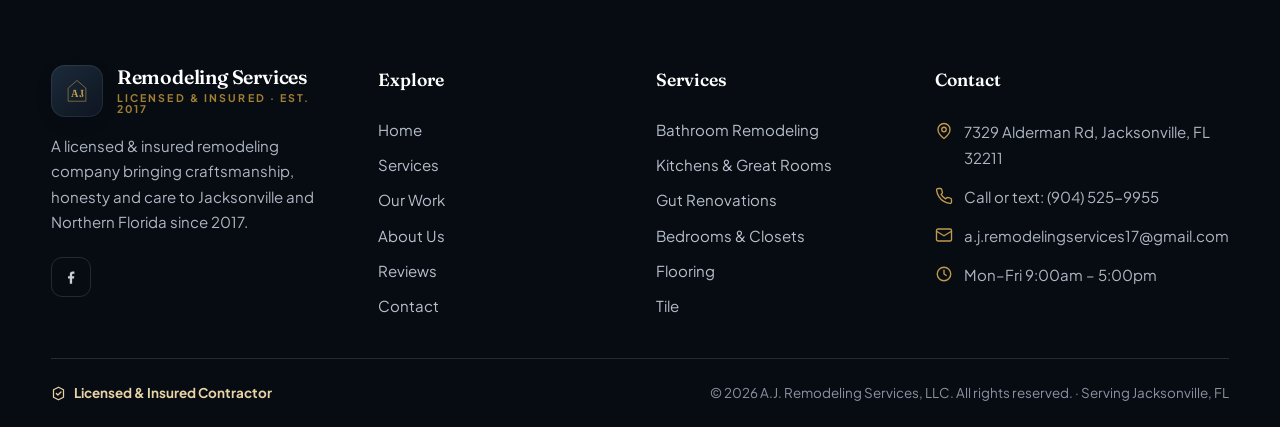
<file: services.html>
<!DOCTYPE html>
<html lang="en">
<head>
<meta charset="UTF-8">
<meta name="viewport" content="width=device-width, initial-scale=1">
<title>Remodeling Services in Jacksonville, FL | A.J. Remodeling Services</title>
<meta name="description" content="Explore our remodeling services: bathroom and kitchen remodeling, gut renovations, bedrooms &amp; closets, luxury vinyl plank flooring and precision tile work — serving Jacksonville and Northern Florida.">
<link rel="icon" href="data:image/svg+xml,%3Csvg xmlns='http://www.w3.org/2000/svg' viewBox='0 0 64 64'%3E%3Crect width='64' height='64' rx='14' fill='%230d1520'/%3E%3Ctext x='32' y='42' font-family='Georgia,serif' font-size='26' font-weight='700' text-anchor='middle' fill='%23c09a4d'%3EAJ%3C/text%3E%3C/svg%3E">
<link rel="preconnect" href="https://fonts.googleapis.com">
<link rel="preconnect" href="https://fonts.gstatic.com" crossorigin>
<link href="https://fonts.googleapis.com/css2?family=Fraunces:ital,opsz,wght@0,9..144,400;0,9..144,500;0,9..144,600;0,9..144,700;1,9..144,400;1,9..144,500&family=Plus+Jakarta+Sans:wght@300;400;500;600;700;800&display=swap" rel="stylesheet">
<link rel="stylesheet" href="css/styles.css">
</head>
<body>

<!-- ===== Top bar ===== -->
<div class="topbar">
  <div class="container topbar__inner">
    <span class="topbar__item">
      <svg viewBox="0 0 24 24" fill="none" stroke="currentColor" stroke-width="2" stroke-linecap="round"><circle cx="12" cy="12" r="9"/><path d="M12 7v5l3 2"/></svg>
      Mon–Fri 9am–5pm
    </span>
    <span class="topbar__sep" aria-hidden="true"></span>
    <span class="topbar__item">
      <svg viewBox="0 0 24 24" fill="none" stroke="currentColor" stroke-width="2" stroke-linecap="round" stroke-linejoin="round"><path d="M20 10c0 6-8 12-8 12s-8-6-8-12a8 8 0 0 1 16 0Z"/><circle cx="12" cy="10" r="3"/></svg>
      Duval · Nassau · St. Johns
    </span>
    <a class="topbar__phone" href="tel:+19045259955">
      <svg viewBox="0 0 24 24" fill="none" stroke="currentColor" stroke-width="2" stroke-linecap="round" stroke-linejoin="round"><path d="M22 16.9v3a2 2 0 0 1-2.2 2 19.8 19.8 0 0 1-8.6-3.1 19.5 19.5 0 0 1-6-6A19.8 19.8 0 0 1 2.1 4.2 2 2 0 0 1 4.1 2h3a2 2 0 0 1 2 1.7c.1 1 .4 2 .7 2.9a2 2 0 0 1-.5 2.1L8.1 9.9a16 16 0 0 0 6 6l1.2-1.2a2 2 0 0 1 2.1-.5c1 .3 1.9.6 2.9.7a2 2 0 0 1 1.7 2Z"/></svg>
      (904) 525-9955
    </a>
  </div>
</div>

<!-- ===== Header ===== -->
<header class="site-header" id="siteHeader">
  <div class="container header__inner">
    <a class="brand" href="index.html" aria-label="A.J. Remodeling Services — home">
      <span class="brand__badge">
        <svg viewBox="0 0 44 44" fill="none" aria-hidden="true">
          <path d="M22 6.5 35 17.8V37H9V17.8L22 6.5Z" stroke="#c09a4d" stroke-width="1.4" stroke-linejoin="round" opacity=".6"/>
          <text x="22" y="30.5" text-anchor="middle" font-family="Fraunces, Georgia, serif" font-size="15" font-weight="600" fill="#c09a4d">AJ</text>
        </svg>
      </span>
      <span class="brand__text"><strong>Remodeling Services</strong><em>Licensed &amp; Insured · Est. 2017</em></span>
    </a>
    <nav class="nav" aria-label="Primary">
      <a class="nav__link" href="index.html">Home</a>
      <a class="nav__link" href="services.html" aria-current="page">Services</a>
      <a class="nav__link" href="gallery.html">Our Work</a>
      <a class="nav__link" href="about.html">About</a>
      <a class="nav__link" href="reviews.html">Reviews</a>
      <a class="nav__link" href="contact.html">Contact</a>
    </nav>
    <div class="header__cta">
      <a class="btn btn--ghost btn--sm" href="tel:+19045259955">
        <svg viewBox="0 0 24 24" fill="none" stroke="currentColor" stroke-width="2" stroke-linecap="round" stroke-linejoin="round"><path d="M22 16.9v3a2 2 0 0 1-2.2 2 19.8 19.8 0 0 1-8.6-3.1 19.5 19.5 0 0 1-6-6A19.8 19.8 0 0 1 2.1 4.2 2 2 0 0 1 4.1 2h3a2 2 0 0 1 2 1.7c.1 1 .4 2 .7 2.9a2 2 0 0 1-.5 2.1L8.1 9.9a16 16 0 0 0 6 6l1.2-1.2a2 2 0 0 1 2.1-.5c1 .3 1.9.6 2.9.7a2 2 0 0 1 1.7 2Z"/></svg>
        Call
      </a>
      <a class="btn btn--primary btn--sm" href="contact.html">Free Consultation</a>
    </div>
    <button class="nav-toggle" id="navToggle" aria-label="Open menu" aria-controls="navPanel" aria-expanded="false">
      <svg class="icon-menu" viewBox="0 0 24 24" fill="none" stroke="currentColor" stroke-width="2" stroke-linecap="round"><path d="M4 7h16M4 12h16M4 17h16"/></svg>
      <svg class="icon-close" viewBox="0 0 24 24" fill="none" stroke="currentColor" stroke-width="2" stroke-linecap="round"><path d="M6 6l12 12M18 6 6 18"/></svg>
    </button>
  </div>
</header>
<div class="nav-overlay" id="navOverlay"></div>
<aside class="nav-panel" id="navPanel" aria-label="Mobile menu">
  <div class="nav-panel__head">
    <span class="nav-panel__title">Menu</span>
    <button class="nav-panel__close" id="navClose" aria-label="Close menu">
      <svg viewBox="0 0 24 24" fill="none" stroke="currentColor" stroke-width="2" stroke-linecap="round"><path d="M6 6l12 12M18 6 6 18"/></svg>
    </button>
  </div>
  <a class="nav-panel__link" href="index.html">Home</a>
  <a class="nav-panel__link" href="services.html">Services</a>
  <a class="nav-panel__link" href="gallery.html">Our Work</a>
  <a class="nav-panel__link" href="about.html">About</a>
  <a class="nav-panel__link" href="reviews.html">Reviews</a>
  <a class="nav-panel__link" href="contact.html">Contact</a>
  <div class="nav-panel__cta">
    <a class="btn btn--primary btn--block" href="contact.html">Schedule Free Consultation</a>
  </div>
  <div class="nav-panel__contact">
    <p>Call or text <a href="tel:+19045259955">(904) 525-9955</a></p>
    <p><a href="mailto:a.j.remodelingservices17@gmail.com">a.j.remodelingservices17@gmail.com</a></p>
  </div>
</aside>

<main>

  <!-- ===== Page hero ===== -->
  <section class="page-hero">
    <div class="page-hero__bg">
      <img src="images/kitchen.jpg" alt="Beautiful remodeled kitchen by A.J. Remodeling Services">
    </div>
    <div class="container page-hero__inner">
      <span class="eyebrow eyebrow--light">Our services</span>
      <h1>Remodeling services,<br>crafted <span class="hl">around you.</span></h1>
      <p class="lead">Every project starts with your vision. We bring the craftsmanship, the plan and the honest estimate to make it happen.</p>
      <nav class="crumbs" aria-label="Breadcrumb">
        <a href="index.html">Home</a>
        <span aria-hidden="true">/</span>
        <span>Services</span>
      </nav>
    </div>
  </section>

  <!-- ===== Quick anchor chips ===== -->
  <section class="section section--tight" style="padding-top:clamp(2rem,4vw,3rem)">
    <div class="container">
      <div class="row reveal" style="gap:.6rem">
        <a class="btn btn--ghost btn--sm" href="#bathrooms">Bathrooms</a>
        <a class="btn btn--ghost btn--sm" href="#kitchens">Kitchens &amp; Great Rooms</a>
        <a class="btn btn--ghost btn--sm" href="#gut">Gut Renovations</a>
        <a class="btn btn--ghost btn--sm" href="#bedrooms">Bedrooms &amp; Closets</a>
        <a class="btn btn--ghost btn--sm" href="#flooring">Flooring</a>
        <a class="btn btn--ghost btn--sm" href="#tile">Tile</a>
      </div>
    </div>
  </section>

  <!-- ===== Service details ===== -->
  <section class="section" style="padding-top:clamp(1rem,3vw,2rem)" id="bathrooms">
    <div class="container">
      <div class="split">
        <div class="split__media reveal">
          <img src="images/bath.jpg" alt="Remodeled bathroom with modern vanity, shower and tile" loading="lazy">
          <div class="split__stat"><b>01</b><span>Bathroom<br>Remodeling</span></div>
        </div>
        <div class="reveal reveal-delay-1">
          <span class="eyebrow">Service 01</span>
          <h2 class="h2 mt-1">Dream <span class="hl">bathrooms.</span></h2>
          <p class="lead mt-1">Bathroom designs vary from updating the kids' bathroom to adding a small powder bath to a full gut renovation of the primary suite. We handle every detail — plumbing, tile, vanities, medicine cabinets, lighting and fixtures.</p>
          <ul class="checklist">
            <li><svg viewBox="0 0 24 24" fill="none" stroke="currentColor" stroke-width="2.4" stroke-linecap="round" stroke-linejoin="round"><path d="M20 6 9 17l-5-5"/></svg> Tub-to-shower conversions &amp; walk-in showers</li>
            <li><svg viewBox="0 0 24 24" fill="none" stroke="currentColor" stroke-width="2.4" stroke-linecap="round" stroke-linejoin="round"><path d="M20 6 9 17l-5-5"/></svg> Pepple &amp; large-format tile shower walls</li>
            <li><svg viewBox="0 0 24 24" fill="none" stroke="currentColor" stroke-width="2.4" stroke-linecap="round" stroke-linejoin="round"><path d="M20 6 9 17l-5-5"/></svg> New vanities, countertops &amp; custom mirrors</li>
            <li><svg viewBox="0 0 24 24" fill="none" stroke="currentColor" stroke-width="2.4" stroke-linecap="round" stroke-linejoin="round"><path d="M20 6 9 17l-5-5"/></svg> Lighting, plumbing &amp; fixture upgrades</li>
          </ul>
          <a class="btn btn--primary mt-2" href="contact.html">Get a bath project quote</a>
        </div>
      </div>
    </div>
  </section>

  <section class="section section--cream" id="kitchens">
    <div class="container">
      <div class="split">
        <div class="reveal">
          <span class="eyebrow">Service 02</span>
          <h2 class="h2 mt-1">Kitchens &amp; <span class="hl">great rooms.</span></h2>
          <p class="lead mt-1">From a new backsplash and cabinet hardware to a full gut renovation that adds an island, pantry and mudroom — we design kitchens that bring people together. We love a great room too: paint refreshes, built-in bookshelves, toy storage and crown molding throughout the home.</p>
          <ul class="checklist">
            <li><svg viewBox="0 0 24 24" fill="none" stroke="currentColor" stroke-width="2.4" stroke-linecap="round" stroke-linejoin="round"><path d="M20 6 9 17l-5-5"/></svg> Custom cabinetry, islands &amp; pantries</li>
            <li><svg viewBox="0 0 24 24" fill="none" stroke="currentColor" stroke-width="2.4" stroke-linecap="round" stroke-linejoin="round"><path d="M20 6 9 17l-5-5"/></svg> Countertops, sinks &amp; appliance integration</li>
            <li><svg viewBox="0 0 24 24" fill="none" stroke="currentColor" stroke-width="2.4" stroke-linecap="round" stroke-linejoin="round"><path d="M20 6 9 17l-5-5"/></svg> Opening walls for open-concept living</li>
            <li><svg viewBox="0 0 24 24" fill="none" stroke="currentColor" stroke-width="2.4" stroke-linecap="round" stroke-linejoin="round"><path d="M20 6 9 17l-5-5"/></svg> Built-ins, trim, crown &amp; mudrooms</li>
          </ul>
          <a class="btn btn--primary mt-2" href="contact.html">Get a kitchen project quote</a>
        </div>
        <div class="split__media reveal reveal-delay-1">
          <img src="images/kitchen.jpg" alt="Modern kitchen remodel with island and warm cabinetry" loading="lazy">
          <div class="split__stat"><b>02</b><span>Kitchen<br>Design</span></div>
        </div>
      </div>
    </div>
  </section>

  <section class="section" id="gut">
    <div class="container">
      <div class="split">
        <div class="split__media reveal">
          <img src="images/gut-reno.jpg" alt="Whole-home gut renovation underway" loading="lazy">
          <div class="split__stat"><b>03</b><span>Gut<br>Renovations</span></div>
        </div>
        <div class="reveal reveal-delay-1">
          <span class="eyebrow">Service 03</span>
          <h2 class="h2 mt-1">Gut <span class="hl">renovations.</span></h2>
          <p class="lead mt-1">Gutting an entire home to the studs requires an experienced, licensed contractor — one who gives you a written estimate with a clear scope of work and timeline. That's exactly how we work, and it saves you money and stress.</p>
          <ul class="checklist">
            <li><svg viewBox="0 0 24 24" fill="none" stroke="currentColor" stroke-width="2.4" stroke-linecap="round" stroke-linejoin="round"><path d="M20 6 9 17l-5-5"/></svg> Full interior demo to the studs</li>
            <li><svg viewBox="0 0 24 24" fill="none" stroke="currentColor" stroke-width="2.4" stroke-linecap="round" stroke-linejoin="round"><path d="M20 6 9 17l-5-5"/></svg> Layout changes, walls &amp; openings</li>
            <li><svg viewBox="0 0 24 24" fill="none" stroke="currentColor" stroke-width="2.4" stroke-linecap="round" stroke-linejoin="round"><path d="M20 6 9 17l-5-5"/></svg> Electrical, plumbing &amp; mechanical coordination</li>
            <li><svg viewBox="0 0 24 24" fill="none" stroke="currentColor" stroke-width="2.4" stroke-linecap="round" stroke-linejoin="round"><path d="M20 6 9 17l-5-5"/></svg> Written scope of work &amp; committed timeline</li>
          </ul>
          <a class="btn btn--primary mt-2" href="contact.html">Plan a full renovation</a>
        </div>
      </div>
    </div>
  </section>

  <section class="section section--cream" id="bedrooms">
    <div class="container">
      <div class="split">
        <div class="reveal">
          <span class="eyebrow">Service 04</span>
          <h2 class="h2 mt-1">Bedrooms &amp; <span class="hl">closets.</span></h2>
          <p class="lead mt-1">A small guest bedroom refresh, a charming nursery, a teen's retreat — or a primary closet worthy of a chandelier. Need more room? We can add a bedroom and closet on the main floor, too.</p>
          <ul class="checklist">
            <li><svg viewBox="0 0 24 24" fill="none" stroke="currentColor" stroke-width="2.4" stroke-linecap="round" stroke-linejoin="round"><path d="M20 6 9 17l-5-5"/></svg> Guest rooms, nurseries &amp; teen suites</li>
            <li><svg viewBox="0 0 24 24" fill="none" stroke="currentColor" stroke-width="2.4" stroke-linecap="round" stroke-linejoin="round"><path d="M20 6 9 17l-5-5"/></svg> Walk-in closets with custom organizing systems</li>
            <li><svg viewBox="0 0 24 24" fill="none" stroke="currentColor" stroke-width="2.4" stroke-linecap="round" stroke-linejoin="round"><path d="M20 6 9 17l-5-5"/></svg> Built-ins, shelving &amp; lighting</li>
            <li><svg viewBox="0 0 24 24" fill="none" stroke="currentColor" stroke-width="2.4" stroke-linecap="round" stroke-linejoin="round"><path d="M20 6 9 17l-5-5"/></svg> Main-floor bedroom &amp; closet additions</li>
          </ul>
          <a class="btn btn--primary mt-2" href="contact.html">Design my retreat</a>
        </div>
        <div class="split__media reveal reveal-delay-1">
          <img src="images/bedroom.jpg" alt="Beautifully refreshed bedroom interior" loading="lazy">
          <div class="split__stat"><b>04</b><span>Bedrooms<br>&amp; Closets</span></div>
        </div>
      </div>
    </div>
  </section>

  <section class="section" id="flooring">
    <div class="container">
      <div class="split">
        <div class="split__media reveal">
          <img src="images/flooring.jpg" alt="Luxury vinyl plank flooring installation" loading="lazy">
          <div class="split__stat"><b>05</b><span>Luxury<br>Vinyl Plank</span></div>
        </div>
        <div class="reveal reveal-delay-1">
          <span class="eyebrow">Service 05</span>
          <h2 class="h2 mt-1">Flooring built for <span class="hl">real life.</span></h2>
          <p class="lead mt-1">Luxury vinyl plank is the most durable choice for today's everyday living. It's engineered not to scratch, scuff or stain — plus it's waterproof and backed by a 10-year manufacturer warranty.</p>
          <ul class="checklist">
            <li><svg viewBox="0 0 24 24" fill="none" stroke="currentColor" stroke-width="2.4" stroke-linecap="round" stroke-linejoin="round"><path d="M20 6 9 17l-5-5"/></svg> Scratch, scuff &amp; stain resistant surfacing</li>
            <li><svg viewBox="0 0 24 24" fill="none" stroke="currentColor" stroke-width="2.4" stroke-linecap="round" stroke-linejoin="round"><path d="M20 6 9 17l-5-5"/></svg> 100% waterproof — perfect for kitchens &amp; baths</li>
            <li><svg viewBox="0 0 24 24" fill="none" stroke="currentColor" stroke-width="2.4" stroke-linecap="round" stroke-linejoin="round"><path d="M20 6 9 17l-5-5"/></svg> 10-year manufacturer warranty</li>
            <li><svg viewBox="0 0 24 24" fill="none" stroke="currentColor" stroke-width="2.4" stroke-linecap="round" stroke-linejoin="round"><path d="M20 6 9 17l-5-5"/></svg> Professional prep &amp; clean installation</li>
          </ul>
          <a class="btn btn--primary mt-2" href="contact.html">Get a flooring quote</a>
        </div>
      </div>
    </div>
  </section>

  <section class="section section--cream" id="tile">
    <div class="container">
      <div class="split">
        <div class="reveal">
          <span class="eyebrow">Service 06</span>
          <h2 class="h2 mt-1">Tile with <span class="hl">precision.</span></h2>
          <p class="lead mt-1">From ceramic backsplashes to brick-veneer fireplaces, terracotta breakfast bars, pebble shower floors and large-format shower walls — picking the right tile for the right renovation requires attention to detail. That's our specialty.</p>
          <ul class="checklist">
            <li><svg viewBox="0 0 24 24" fill="none" stroke="currentColor" stroke-width="2.4" stroke-linecap="round" stroke-linejoin="round"><path d="M20 6 9 17l-5-5"/></svg> Ceramic &amp; porcelain backsplashes</li>
            <li><svg viewBox="0 0 24 24" fill="none" stroke="currentColor" stroke-width="2.4" stroke-linecap="round" stroke-linejoin="round"><path d="M20 6 9 17l-5-5"/></svg> Brick-veneer fireplaces</li>
            <li><svg viewBox="0 0 24 24" fill="none" stroke="currentColor" stroke-width="2.4" stroke-linecap="round" stroke-linejoin="round"><path d="M20 6 9 17l-5-5"/></svg> Terracotta breakfast bars</li>
            <li><svg viewBox="0 0 24 24" fill="none" stroke="currentColor" stroke-width="2.4" stroke-linecap="round" stroke-linejoin="round"><path d="M20 6 9 17l-5-5"/></svg> Pebble &amp; large-format shower walls</li>
          </ul>
          <a class="btn btn--primary mt-2" href="contact.html">Plan a tile project</a>
        </div>
        <div class="split__media reveal reveal-delay-1">
          <img src="images/tile.jpg" alt="Precision tile installation on fireplace and walls" loading="lazy">
          <div class="split__stat"><b>06</b><span>Tile<br>Work</span></div>
        </div>
      </div>
    </div>
  </section>

  <!-- ===== FAQ ===== -->
  <section class="section" id="faq">
    <div class="container" style="max-width:860px">
      <div class="hblock center">
        <span class="eyebrow eyebrow--center reveal">Good to know</span>
        <h2 class="h2 mt-1 reveal">Questions homeowners <span class="hl">ask us.</span></h2>
      </div>
      <div class="acc-group reveal">
        <div class="acc">
          <button class="acc__head" aria-expanded="false">Do you offer free estimates?
            <span class="acc__icon"><svg viewBox="0 0 24 24" fill="none" stroke="currentColor" stroke-width="2.2" stroke-linecap="round"><path d="M12 5v14M5 12h14"/></svg></span>
          </button>
          <div class="acc__body"><p>Yes! Consultations and estimates are always free, with no obligation. We listen to your ideas, budget and timeline, then give you an honest ballpark before we ever pick up a hammer.</p></div>
        </div>
        <div class="acc">
          <button class="acc__head" aria-expanded="false">Are you licensed and insured?
            <span class="acc__icon"><svg viewBox="0 0 24 24" fill="none" stroke="currentColor" stroke-width="2.2" stroke-linecap="round"><path d="M12 5v14M5 12h14"/></svg></span>
          </button>
          <div class="acc__body"><p>Absolutely. A.J. Remodeling Services, LLC is a licensed and insured contractor serving Northern Florida. You'll have real credentials and real protection on your project from day one.</p></div>
        </div>
        <div class="acc">
          <button class="acc__head" aria-expanded="false">Where do you provide services?
            <span class="acc__icon"><svg viewBox="0 0 24 24" fill="none" stroke="currentColor" stroke-width="2.2" stroke-linecap="round"><path d="M12 5v14M5 12h14"/></svg></span>
          </button>
          <div class="acc__body"><p>We serve Jacksonville and the surrounding region across Duval, Nassau and St. Johns counties — from the beaches to the suburbs and everywhere in between.</p></div>
        </div>
        <div class="acc">
          <button class="acc__head" aria-expanded="false">Do you provide a written estimate and timeline?
            <span class="acc__icon"><svg viewBox="0 0 24 24" fill="none" stroke="currentColor" stroke-width="2.2" stroke-linecap="round"><path d="M12 5v14M5 12h14"/></svg></span>
          </button>
          <div class="acc__body"><p>Yes — for every project. You'll receive a written estimate that includes the scope of work and a timeline, so there are no surprises and no nickel-and-diming along the way.</p></div>
        </div>
        <div class="acc">
          <button class="acc__head" aria-expanded="false">Do you work with homeowners who are saving for a project?
            <span class="acc__icon"><svg viewBox="0 0 24 24" fill="none" stroke="currentColor" stroke-width="2.2" stroke-linecap="round"><path d="M12 5v14M5 12h14"/></svg></span>
          </button>
          <div class="acc__body"><p>We do. Tell us what matters most and we'll design a plan that fits your budget — whether it's a refresh now and a bigger renovation later, we're happy to pace projects to your goals.</p></div>
        </div>
        <div class="acc">
          <button class="acc__head" aria-expanded="false">How do I get started?
            <span class="acc__icon"><svg viewBox="0 0 24 24" fill="none" stroke="currentColor" stroke-width="2.2" stroke-linecap="round"><path d="M12 5v14M5 12h14"/></svg></span>
          </button>
          <div class="acc__body"><p>Call or text (904) 525-9955, or send a message through our contact page. We'll reply fast, listen to your ideas, and schedule your free consultation.</p></div>
        </div>
      </div>
    </div>
  </section>

  <!-- ===== CTA ===== -->
  <section class="section cta-band">
    <div class="cta-band__bg">
      <img src="images/tile.jpg" alt="" aria-hidden="true" loading="lazy">
    </div>
    <div class="container cta-band__inner">
      <div>
        <span class="eyebrow eyebrow--light">Free consultation</span>
        <h2 class="h2 mt-1">Not sure what you need?<br>Let's figure it out together.</h2>
        <p>Tell us about your space, your ideas and your budget. We'll point you in the right direction — no pressure, no obligation.</p>
      </div>
      <div class="cta-band__actions">
        <a class="btn btn--primary btn--lg" href="contact.html">Book My Consultation</a>
        <a class="btn btn--ghost-light btn--lg" href="tel:+19045259955">(904) 525-9955</a>
      </div>
    </div>
  </section>

</main>

<!-- ===== Footer ===== -->
<footer class="footer">
  <div class="container">
    <div class="footer__grid">
      <div>
        <a class="brand" href="index.html" aria-label="A.J. Remodeling Services — home">
          <span class="brand__badge">
            <svg viewBox="0 0 44 44" fill="none" aria-hidden="true">
              <path d="M22 6.5 35 17.8V37H9V17.8L22 6.5Z" stroke="#c09a4d" stroke-width="1.4" stroke-linejoin="round" opacity=".6"/>
              <text x="22" y="30.5" text-anchor="middle" font-family="Fraunces, Georgia, serif" font-size="15" font-weight="600" fill="#c09a4d">AJ</text>
            </svg>
          </span>
          <span class="brand__text"><strong style="color:#fff">Remodeling Services</strong><em>Licensed &amp; Insured · Est. 2017</em></span>
        </a>
        <p class="footer__blurb">A licensed &amp; insured remodeling company bringing craftsmanship, honesty and care to Jacksonville and Northern Florida since 2017.</p>
        <div class="footer__social">
          <a href="https://www.facebook.com/a.j.remodelin/" target="_blank" rel="noopener" aria-label="Follow us on Facebook">
            <svg viewBox="0 0 24 24" fill="currentColor"><path d="M13.5 21v-7h2.4l.5-3h-2.9V9.1c0-.9.3-1.6 1.6-1.6h1.4V4.8c-.3 0-1.2-.1-2.3-.1-2.3 0-3.8 1.4-3.8 4v2.3H8v3h2.4v7h3.1Z"/></svg>
          </a>
        </div>
      </div>
      <div>
        <h5>Explore</h5>
        <a class="footer__link" href="index.html">Home</a><br>
        <a class="footer__link" href="services.html">Services</a><br>
        <a class="footer__link" href="gallery.html">Our Work</a><br>
        <a class="footer__link" href="about.html">About Us</a><br>
        <a class="footer__link" href="reviews.html">Reviews</a><br>
        <a class="footer__link" href="contact.html">Contact</a>
      </div>
      <div>
        <h5>Services</h5>
        <a class="footer__link" href="services.html#bathrooms">Bathroom Remodeling</a><br>
        <a class="footer__link" href="services.html#kitchens">Kitchens &amp; Great Rooms</a><br>
        <a class="footer__link" href="services.html#gut">Gut Renovations</a><br>
        <a class="footer__link" href="services.html#bedrooms">Bedrooms &amp; Closets</a><br>
        <a class="footer__link" href="services.html#flooring">Flooring</a><br>
        <a class="footer__link" href="services.html#tile">Tile</a>
      </div>
      <div>
        <h5>Contact</h5>
        <ul class="footer__contact">
          <li>
            <svg viewBox="0 0 24 24" fill="none" stroke="currentColor" stroke-width="1.8" stroke-linecap="round" stroke-linejoin="round"><path d="M20 10c0 6-8 12-8 12s-8-6-8-12a8 8 0 0 1 16 0Z"/><circle cx="12" cy="10" r="3"/></svg>
            <span>7329 Alderman Rd, Jacksonville, FL 32211</span>
          </li>
          <li>
            <svg viewBox="0 0 24 24" fill="none" stroke="currentColor" stroke-width="1.8" stroke-linecap="round" stroke-linejoin="round"><path d="M22 16.9v3a2 2 0 0 1-2.2 2 19.8 19.8 0 0 1-8.6-3.1 19.5 19.5 0 0 1-6-6A19.8 19.8 0 0 1 2.1 4.2 2 2 0 0 1 4.1 2h3a2 2 0 0 1 2 1.7c.1 1 .4 2 .7 2.9a2 2 0 0 1-.5 2.1L8.1 9.9a16 16 0 0 0 6 6l1.2-1.2a2 2 0 0 1 2.1-.5c1 .3 1.9.6 2.9.7a2 2 0 0 1 1.7 2Z"/></svg>
            <span>Call or text: <a href="tel:+19045259955">(904) 525-9955</a></span>
          </li>
          <li>
            <svg viewBox="0 0 24 24" fill="none" stroke="currentColor" stroke-width="1.8" stroke-linecap="round" stroke-linejoin="round"><rect x="2" y="4" width="20" height="16" rx="2"/><path d="m22 7-10 6L2 7"/></svg>
            <span><a href="mailto:a.j.remodelingservices17@gmail.com">a.j.remodelingservices17@gmail.com</a></span>
          </li>
          <li>
            <svg viewBox="0 0 24 24" fill="none" stroke="currentColor" stroke-width="1.8" stroke-linecap="round"><circle cx="12" cy="12" r="9"/><path d="M12 7v5l3 2"/></svg>
            <span>Mon–Fri 9:00am – 5:00pm</span>
          </li>
        </ul>
      </div>
    </div>
    <div class="footer__bottom">
      <span class="footer__badge">
        <svg viewBox="0 0 24 24" fill="none" stroke="currentColor" stroke-width="2" stroke-linecap="round" stroke-linejoin="round"><path d="M12 2 4 6v12l8 4 8-4V6l-8-4Z"/><path d="m8.5 12 2.5 2.5 5-5"/></svg>
        Licensed &amp; Insured Contractor
      </span>
      <span>© <span id="year">2026</span> A.J. Remodeling Services, LLC. All rights reserved. · Serving Jacksonville, FL</span>
    </div>
  </div>
</footer>

<button class="to-top" id="toTop" aria-label="Back to top">
  <svg viewBox="0 0 24 24" fill="none" stroke="currentColor" stroke-width="2.2" stroke-linecap="round" stroke-linejoin="round"><path d="M12 19V5M5 12l7-7 7 7"/></svg>
</button>

<script src="js/main.js"></script>
</body>
</html>
</file>
<file: css/styles.css>
/* ============================================================
   A.J. REMODELING SERVICES, LLC — Premium Design System
   ============================================================ */

/* ---------- Fonts ---------- */
@import url('https://fonts.googleapis.com/css2?family=Fraunces:ital,opsz,wght@0,9..144,400;0,9..144,500;0,9..144,600;0,9..144,700;1,9..144,400;1,9..144,500&family=Plus+Jakarta+Sans:wght@300;400;500;600;700;800&display=swap');

/* ---------- CSS Variables ---------- */
:root{
  --ink:        #0d1520;
  --ink-deep:   #070c13;
  --ink-2:      #14202e;
  --ink-3:      #1c2a3a;
  --paper:      #fbf8f3;
  --paper-2:    #f3ede2;
  --paper-3:    #ece4d4;
  --brass:      #c09a4d;
  --brass-deep: #a27f33;
  --brass-soft: #e7d3a4;
  --gold-grad:  linear-gradient(120deg,#e3c379 0%,#c09a4d 45%,#9a7630 100%);
  --text:       #3c4451;
  --muted:      #6e7685;
  --line:       #e6ddcc;
  --line-dark:  rgba(255,255,255,.12);
  --white:      #ffffff;
  --shadow-sm:  0 6px 18px rgba(13,21,32,.07);
  --shadow-md:  0 16px 40px rgba(13,21,32,.10);
  --shadow-lg:  0 30px 70px rgba(13,21,32,.18);
  --radius:     20px;
  --radius-sm:  12px;
  --serif:      'Fraunces', Georgia, serif;
  --sans:       'Plus Jakarta Sans', 'Segoe UI', sans-serif;
  --container:  1200px;
  --ease:       cubic-bezier(.22,.61,.36,1);
}

/* ---------- Reset & Base ---------- */
*,*::before,*::after{ box-sizing:border-box; margin:0; padding:0; }
html{ scroll-behavior:smooth; -webkit-text-size-adjust:100%; }
body{
  font-family:var(--sans);
  font-size:16.5px;
  line-height:1.7;
  color:var(--text);
  background:var(--paper);
  -webkit-font-smoothing:antialiased;
  overflow-x:hidden;
}
img{ display:block; max-width:100%; height:auto; }
a{ color:inherit; text-decoration:none; }
ul,ol{ list-style:none; }
button{ font:inherit; cursor:pointer; background:none; border:none; color:inherit; }
input,select,textarea{ font:inherit; color:inherit; }
svg{ flex:none; }
::selection{ background:var(--brass); color:#fff; }

/* Scrollbar (subtle) */
::-webkit-scrollbar{ width:11px; }
::-webkit-scrollbar-track{ background:var(--paper-2); }
::-webkit-scrollbar-thumb{ background:#cbbb9e; border-radius:20px; border:3px solid var(--paper-2); }

/* ---------- Utilities ---------- */
.container{ width:min(var(--container) , 92vw); margin-inline:auto; }
.section{ padding-block:clamp(3.75rem, 9vw, 6.5rem); }
.section--tight{ padding-block:clamp(3rem, 7vw, 4.75rem); }
.section--dark{ background:var(--ink); color:var(--paper); }
.section--cream{ background:var(--paper-2); }
.section--image{ position:relative; background-size:cover; background-position:center; }
.section--image::before{ content:""; position:absolute; inset:0; background:rgba(8,13,20,.86); }
.section--image .container{ position:relative; z-index:2; }

.eyebrow{
  display:inline-flex; align-items:center; gap:.7rem;
  font-size:.78rem; font-weight:700; letter-spacing:.24em;
  text-transform:uppercase; color:var(--brass-deep);
}
.eyebrow::before{ content:""; width:2.2rem; height:1px; background:currentColor; }
.eyebrow--center{ justify-content:center; }
.eyebrow--center::before{ display:none; }
.eyebrow--light{ color:var(--brass-soft); }

.h1,.h2,.h3,.h4{ font-family:var(--serif); font-weight:600; line-height:1.14; color:var(--ink); letter-spacing:-.01em; font-optical-sizing:auto; }
.h1{ font-size:clamp(2.45rem, 6.4vw, 4.7rem); }
.h2{ font-size:clamp(2rem, 4.6vw, 3.2rem); }
.h3{ font-size:clamp(1.35rem, 2.6vw, 1.75rem); }
.h4{ font-size:1.2rem; }
.hl{ color:var(--brass-deep); font-style:italic; font-weight:500; }
.dark .h1,.dark .h2,.dark .h3{ color:#fff; }

.lead{ font-size:clamp(1.02rem,1.6vw,1.18rem); color:var(--muted); }
.dark .lead{ color:#aeb6c2; }
.center{ text-align:center; }
.mt-0{margin-top:0}.mb-0{margin-bottom:0}
.mt-1{margin-top:1rem}.mt-2{margin-top:2rem}.mt-3{margin-top:3rem}
.row{ display:flex; flex-wrap:wrap; gap:1rem; }

/* Headings block */
.hblock{ max-width:760px; margin-bottom:clamp(1.8rem,4vw,3rem); }
.hblock.center{ margin-inline:auto; }
.hblock p{ margin-top:.9rem; }

/* ---------- Buttons ---------- */
.btn{
  position:relative; display:inline-flex; align-items:center; justify-content:center; gap:.55rem;
  padding:.95rem 1.9rem; border-radius:999px; font-weight:700; font-size:.95rem;
  letter-spacing:.02em; line-height:1; transition:transform .25s var(--ease), box-shadow .25s var(--ease), background .25s, color .25s, border-color .25s;
  white-space:nowrap; text-align:center;
}
.btn svg{ width:18px; height:18px; }
.btn--primary{ background:var(--gold-grad); color:var(--ink-deep); box-shadow:0 10px 24px rgba(192,154,77,.38); }
.btn--primary:hover{ transform:translateY(-3px); box-shadow:0 16px 34px rgba(192,154,77,.5); }
.btn--dark{ background:var(--ink); color:#fff; }
.btn--dark:hover{ transform:translateY(-3px); background:var(--ink-2); box-shadow:var(--shadow-md); }
.btn--ghost{ border:1.5px solid var(--brass); color:var(--brass-deep); }
.btn--ghost:hover{ background:var(--brass); color:#fff; transform:translateY(-3px); }
.btn--ghost-light{ border:1.5px solid rgba(255,255,255,.45); color:#fff; }
.btn--ghost-light:hover{ background:#fff; color:var(--ink); transform:translateY(-3px); }
.btn--lg{ padding:1.15rem 2.3rem; font-size:1.02rem; }
.btn--block{ display:flex; width:100%; }
.btn--sm{ padding:.72rem 1.3rem; font-size:.86rem; }

/* ---------- Topbar ---------- */
.topbar{ background:var(--ink-deep); color:#c9cfd8; font-size:.82rem; }
.topbar__inner{ display:flex; align-items:center; gap:1.4rem; padding-block:.62rem; min-height:40px; }
.topbar__item{ display:inline-flex; align-items:center; gap:.5rem; }
.topbar__item svg{ width:15px; height:15px; color:var(--brass); }
.topbar__sep{ width:1px; height:14px; background:rgba(255,255,255,.18); }
.topbar__phone{ display:inline-flex; align-items:center; gap:.5rem; margin-left:auto; color:#fff; font-weight:700; }
.topbar__phone svg{ width:15px; height:15px; color:var(--brass); transition:transform .25s; }
.topbar__phone:hover svg{ transform:rotate(15deg); }

/* ---------- Header ---------- */
.site-header{
  position:sticky; top:0; z-index:120;
  background:rgba(251,248,243,.86);
  backdrop-filter:saturate(180%) blur(14px);
  -webkit-backdrop-filter:saturate(180%) blur(14px);
  border-bottom:1px solid transparent;
  transition:box-shadow .3s, background .3s, border-color .3s;
}
.site-header.is-stuck{ background:rgba(251,248,243,.96); box-shadow:0 10px 30px rgba(13,21,32,.09); border-color:var(--line); }
.header__inner{ display:flex; align-items:center; gap:1.2rem; padding-block:.85rem; }
.brand{ display:inline-flex; align-items:center; gap:.85rem; }
.brand__badge{
  width:52px; height:52px; border-radius:14px; flex:none;
  background:linear-gradient(140deg,var(--ink-3),var(--ink));
  display:grid; place-items:center; position:relative; overflow:hidden;
  box-shadow:inset 0 0 0 1px rgba(255,255,255,.08), var(--shadow-sm);
}
.brand__badge svg{ width:30px; height:30px; }
.brand__text{ display:flex; flex-direction:column; line-height:1.05; }
.brand__text strong{ font-family:var(--serif); font-size:1.22rem; font-weight:600; color:var(--ink); letter-spacing:-.01em; }
.brand__text em{ font-style:normal; font-size:.66rem; letter-spacing:.2em; text-transform:uppercase; color:var(--brass-deep); font-weight:700; margin-top:.28rem; }

.nav{ display:flex; gap:.35rem; margin-inline:auto; }
.nav__link{
  padding:.55rem .85rem; border-radius:999px; font-weight:600; font-size:.94rem; color:var(--ink-2);
  transition:color .2s, background .2s; position:relative;
}
.nav__link:hover{ color:var(--brass-deep); background:var(--paper-2); }
.nav__link[aria-current="page"]{ color:var(--brass-deep); background:var(--paper-2); }

.header__cta{ display:flex; align-items:center; gap:.6rem; }

.nav-toggle{ display:none; width:44px; height:44px; border-radius:12px; align-items:center; justify-content:center; border:1px solid var(--line); background:#fff; }
.nav-toggle svg{ width:22px; height:22px; }
.nav-toggle .icon-close{ display:none; }
.nav-toggle[aria-expanded="true"] .icon-close{ display:block; }
.nav-toggle[aria-expanded="true"] .icon-menu{ display:none; }

/* Mobile nav overlay + panel */
.nav-overlay{ position:fixed; inset:0; background:rgba(7,12,19,.55); backdrop-filter:blur(3px); z-index:130; opacity:0; pointer-events:none; transition:opacity .3s; }
.nav-overlay.open{ opacity:1; pointer-events:auto; }

.nav-panel{
  position:fixed; top:0; right:0; bottom:0; width:min(86vw, 380px); z-index:140;
  background:var(--white); padding:1.4rem; display:flex; flex-direction:column;
  transform:translateX(105%); transition:transform .45s var(--ease); box-shadow:var(--shadow-lg); overflow-y:auto;
}
.nav-panel.open{ transform:none; }
.nav-panel__head{ display:flex; align-items:center; justify-content:space-between; padding-bottom:1rem; border-bottom:1px solid var(--line); }
.nav-panel__title{ font-family:var(--serif); font-size:1.25rem; font-weight:600; color:var(--ink); }
.nav-panel__close{ width:40px; height:40px; border-radius:10px; border:1px solid var(--line); display:grid; place-items:center; }
.nav-panel__close svg{ width:19px; height:19px; }
.nav-panel__link{ display:block; padding:.95rem .2rem; border-bottom:1px solid var(--line); font-weight:600; color:var(--ink-2); font-size:1.05rem; }
.nav-panel__link:hover{ color:var(--brass-deep); padding-left:.5rem; transition:.2s; }
.nav-panel__cta{ margin-top:1.4rem; }
.nav-panel__contact{ margin-top:1.4rem; padding-top:1.2rem; border-top:1px solid var(--line); font-size:.92rem; color:var(--muted); }
.nav-panel__contact a{ color:var(--ink); font-weight:700; }
.nav-panel__contact p + p{ margin-top:.35rem; }

/* ---------- Hero (home) ---------- */
.hero{ position:relative; min-height:max(640px, 92vh); display:flex; align-items:center; overflow:hidden; color:#fff; }
.hero__bg, .hero__bg img{ position:absolute; inset:0; width:100%; height:100%; object-fit:cover; }
.hero__bg::after{ content:""; position:absolute; inset:0;
  background:linear-gradient(100deg, rgba(7,12,19,.92) 0%, rgba(7,12,19,.72) 42%, rgba(7,12,19,.28) 100%);
}
.hero__inner{ position:relative; z-index:2; padding-block:5.5rem 4rem; width:100%; }
.hero__content{ max-width:720px; }
.hero__title{ font-family:var(--serif); font-size:clamp(2.6rem, 7.2vw, 5.2rem); font-weight:600; line-height:1.05; color:#fff; letter-spacing:-.015em; margin-top:1.1rem; }
.hero__title .hl{ color:var(--brass-soft); font-style:italic; font-weight:500; }
.hero__sub{ margin-top:1.4rem; font-size:clamp(1.02rem,1.8vw,1.22rem); max-width:600px; color:#c3cad5; }
.hero__badges{ display:flex; flex-wrap:wrap; gap:.7rem; margin-top:2rem; }
.hero__badges li{ display:inline-flex; align-items:center; gap:.45rem; font-size:.87rem; font-weight:600; color:#e6e9ee; background:rgba(255,255,255,.08); border:1px solid rgba(255,255,255,.16); border-radius:999px; padding:.5rem .95rem; }
.hero__badges svg{ width:15px; height:15px; color:var(--brass-soft); }

.hero__card{
  position:static; transform:none;
  width:100%; max-width:500px; margin-top:2.6rem;
  background:rgba(251,248,243,.97); color:var(--ink);
  border-radius:var(--radius); padding:1.9rem; box-shadow:var(--shadow-lg);
  z-index:3;
}
.hero__card h3{ font-family:var(--serif); font-weight:600; font-size:1.5rem; margin-top:.2rem; }
.hero__card p{ font-size:.94rem; color:var(--muted); margin-top:.4rem; }
@media (min-width:1120px){
  .hero__inner{ display:grid; grid-template-columns:1.15fr .85fr; gap:3rem; align-items:center; }
  .hero__card{ position:static; width:100%; margin-top:0; }
  .hero{ min-height:max(640px, 88vh); }
}

/* rating block */
.rating-inline{ display:flex; align-items:center; gap:.55rem; font-size:.9rem; flex-wrap:wrap; }
.rating-inline b{ font-size:1.15rem; color:var(--ink); }
.rating-inline span{ color:var(--muted); }
.stars{ display:inline-flex; gap:2px; }
.stars svg{ width:16px; height:16px; color:var(--brass); }

/* ---------- Hero (inner pages) ---------- */
.page-hero{ position:relative; padding-block:clamp(4.5rem, 11vw, 7.5rem) clamp(3.5rem, 8vw, 5.5rem); color:#fff; overflow:hidden; }
.page-hero__bg{ position:absolute; inset:0; }
.page-hero__bg img{ width:100%; height:100%; object-fit:cover; }
.page-hero__bg::after{ content:""; position:absolute; inset:0; background:linear-gradient(110deg, rgba(7,12,19,.95) 30%, rgba(7,12,19,.55) 100%); }
.page-hero__inner{ position:relative; z-index:2; }
.page-hero h1{ font-family:var(--serif); color:#fff; font-size:clamp(2.4rem, 6vw, 4.2rem); font-weight:600; line-height:1.08; margin-top:1.1rem; }
.page-hero .lead{ color:#c3cad5; max-width:640px; margin-top:1.1rem; }
.crumbs{ display:flex; align-items:center; gap:.55rem; font-size:.88rem; font-weight:600; color:var(--brass-soft); margin-top:1.6rem; }
.crumbs a{ color:#c3cad5; }
.crumbs span{ color:#fff; }

/* ---------- Marquee ---------- */
.marquee{ background:var(--ink); border-block:1px solid rgba(255,255,255,.06); overflow:hidden; padding-block:1.05rem; }
.marquee__track{ display:flex; gap:3rem; width:max-content; animation:marquee 30s linear infinite; }
.marquee span{ display:inline-flex; align-items:center; gap:3rem; font-family:var(--serif); font-style:italic; font-size:1.12rem; color:var(--brass-soft); white-space:nowrap; }
.marquee i{ font-style:normal; color:rgba(255,255,255,.25); }
@keyframes marquee{ to{ transform:translateX(-50%); } }

/* ---------- Service cards ---------- */
.grid{ display:grid; gap:1.6rem; }
.grid--2{ grid-template-columns:1fr; }
.grid--3{ grid-template-columns:1fr; }
.grid--4{ grid-template-columns:1fr 1fr; }

.service-card{
  background:#fff; border-radius:var(--radius); overflow:hidden; border:1px solid var(--line);
  display:flex; flex-direction:column; transition:transform .35s var(--ease), box-shadow .35s var(--ease);
}
.service-card:hover{ transform:translateY(-8px); box-shadow:var(--shadow-md); }
.service-card__media{ position:relative; aspect-ratio:4/3; overflow:hidden; }
.service-card__media img{ width:100%; height:100%; object-fit:cover; transition:transform 1s var(--ease); }
.service-card:hover .service-card__media img{ transform:scale(1.08); }
.service-card__num{ position:absolute; top:1rem; left:1rem; z-index:2; font-family:var(--serif); font-style:italic; font-size:1rem; color:#fff; background:var(--ink); border-radius:999px; padding:.4rem .85rem; box-shadow:var(--shadow-sm); }
.service-card__body{ padding:1.7rem 1.7rem 1.8rem; display:flex; flex-direction:column; flex:1; }
.service-card__body h3{ margin-bottom:.6rem; }
.service-card__body p{ font-size:.95rem; color:var(--muted); flex:1; }
.service-card__foot{ display:flex; align-items:center; gap:.5rem; margin-top:1.3rem; font-weight:700; font-size:.92rem; color:var(--brass-deep); }
.service-card__foot svg{ width:17px; height:17px; transition:transform .25s; }
.service-card:hover .service-card__foot svg{ transform:translateX(5px); }

/* ---------- Feature / value list ---------- */
.features{ display:grid; gap:1.4rem; grid-template-columns:1fr; }
.feature{ display:flex; gap:1.1rem; align-items:flex-start; background:#fff; border:1px solid var(--line); border-radius:var(--radius); padding:1.6rem; transition:transform .3s var(--ease), box-shadow .3s; }
.feature:hover{ transform:translateY(-4px); box-shadow:var(--shadow-sm); }
.feature__icon{ width:54px; height:54px; flex:none; border-radius:14px; display:grid; place-items:center; background:var(--paper-2); color:var(--brass-deep); }
.feature__icon svg{ width:26px; height:26px; }
.feature h4{ margin-bottom:.35rem; }

/* ---------- Process ---------- */
.process{ counter-reset:step; display:grid; gap:1.4rem; grid-template-columns:1fr; }
.step{ position:relative; background:rgba(255,255,255,.04); border:1px solid var(--line-dark); border-radius:var(--radius); padding:2rem 1.8rem 1.9rem; }
.step::before{ counter-increment:step; content:"0" counter(step); position:absolute; top:1.2rem; right:1.4rem; font-family:var(--serif); font-size:2.8rem; font-weight:600; color:rgba(255,255,255,.08); }
.step__icon{ width:54px; height:54px; border-radius:14px; display:grid; place-items:center; background:var(--gold-grad); color:var(--ink-deep); margin-bottom:1.1rem; }
.step__icon svg{ width:26px; height:26px; }
.step h4{ color:#fff; font-size:1.3rem; }
.step p{ color:#aeb6c2; font-size:.95rem; margin-top:.5rem; }

/* ---------- Split / about ---------- */
.split{ display:grid; gap:2.6rem; grid-template-columns:1fr; align-items:center; }
.split__media{ position:relative; }
.split__media > img{ width:100%; border-radius:var(--radius); box-shadow:var(--shadow-md); aspect-ratio:4/3; object-fit:cover; }
.split__media::before{ content:""; position:absolute; inset:-16px auto auto -16px; width:55%; height:55%; border:1.5px solid var(--brass); border-radius:var(--radius); z-index:-1; }
.split__stat{
  position:absolute; bottom:-24px; right:-8px; background:var(--ink); color:#fff; border-radius:var(--radius);
  padding:1.2rem 1.5rem; box-shadow:var(--shadow-lg); display:flex; align-items:center; gap:1rem;
}
.split__stat b{ font-family:var(--serif); font-size:2.3rem; font-weight:600; color:var(--brass-soft); line-height:1; }
.split__stat span{ font-size:.82rem; color:#aeb6c2; line-height:1.35; }

.checklist{ display:grid; gap:.85rem; margin-top:1.4rem; }
.checklist li{ display:flex; gap:.7rem; align-items:flex-start; font-weight:600; color:var(--ink-2); }
.checklist svg{ width:20px; height:20px; color:var(--brass-deep); margin-top:.15rem; }

/* ---------- Gallery ---------- */
.galleryGrid{ display:grid; gap:1.2rem; grid-template-columns:repeat(2,1fr); }
.gallery-item{ position:relative; border-radius:var(--radius); overflow:hidden; cursor:pointer; aspect-ratio:4/3.4; }
.gallery-item img{ width:100%; height:100%; object-fit:cover; transition:transform 1s var(--ease); }
.gallery-item:hover img{ transform:scale(1.09); }
.gallery-item::after{ content:""; position:absolute; inset:0; background:linear-gradient(to top, rgba(7,12,19,.78), rgba(7,12,19,0) 55%); opacity:.9; transition:.35s; }
.gallery-item__cap{ position:absolute; left:1.2rem; right:1.2rem; bottom:1.1rem; z-index:2; color:#fff; }
.gallery-item__cap b{ font-family:var(--serif); font-size:1.12rem; font-weight:600; display:block; line-height:1.25; }
.gallery-item__cap span{ font-size:.8rem; letter-spacing:.18em; text-transform:uppercase; color:var(--brass-soft); font-weight:700; }
.gallery-item__zoom{ position:absolute; top:1rem; right:1rem; width:40px; height:40px; border-radius:50%; background:rgba(255,255,255,.16); backdrop-filter:blur(4px); display:grid; place-items:center; color:#fff; opacity:0; transform:scale(.7); transition:.3s; z-index:2; }
.gallery-item:hover .gallery-item__zoom{ opacity:1; transform:scale(1); }
.gallery-item__zoom svg{ width:18px; height:18px; }

/* Lightbox */
.lightbox{ position:fixed; inset:0; z-index:200; background:rgba(7,12,19,.94); display:flex; align-items:center; justify-content:center; opacity:0; pointer-events:none; transition:opacity .3s; padding:4vw; }
.lightbox.open{ opacity:1; pointer-events:auto; }
.lightbox img{ max-width:min(1100px, 94vw); max-height:82vh; border-radius:var(--radius); box-shadow:var(--shadow-lg); }
.lightbox__cap{ position:absolute; bottom:2.2rem; left:50%; transform:translateX(-50%); color:#e9e4d8; font-size:.92rem; text-align:center; }
.lightbox__close{ position:absolute; top:1.5rem; right:1.5rem; width:48px; height:48px; border-radius:50%; background:rgba(255,255,255,.14); display:grid; place-items:center; color:#fff; }
.lightbox__close svg{ width:20px; height:20px; }
.lightbox__nav{ position:absolute; top:50%; transform:translateY(-50%); width:50px; height:50px; border-radius:50%; background:rgba(255,255,255,.14); display:grid; place-items:center; color:#fff; }
.lightbox__nav--prev{ left:1.2rem; }
.lightbox__nav--next{ right:1.2rem; }
.lightbox__nav svg{ width:20px; height:20px; }

/* ---------- Reviews ---------- */
.reviews-grid{ display:grid; gap:1.4rem; grid-template-columns:1fr; }
.review-card{
  background:#fff; border:1px solid var(--line); border-radius:var(--radius); padding:2rem;
  display:flex; flex-direction:column; position:relative; transition:transform .3s var(--ease), box-shadow .3s;
}
.review-card:hover{ transform:translateY(-5px); box-shadow:var(--shadow-md); }
.review-card__quote{ position:absolute; top:1.3rem; right:1.6rem; font-family:var(--serif); font-size:4.2rem; line-height:1; color:var(--paper-3); }
.review-card .stars{ margin-bottom:.9rem; }
.review-card__body{ font-size:.97rem; color:var(--text); flex:1; }
.review-card__who{ display:flex; align-items:center; gap:.85rem; margin-top:1.4rem; padding-top:1.2rem; border-top:1px solid var(--line); }
.review-card__avatar{ width:46px; height:46px; border-radius:50%; background:var(--gold-grad); color:var(--ink-deep); display:grid; place-items:center; font-family:var(--serif); font-weight:600; font-size:1.1rem; }
.review-card__who b{ display:block; color:var(--ink); font-size:.98rem; line-height:1.2; }
.review-card__who span{ font-size:.8rem; color:var(--brass-deep); font-weight:600; letter-spacing:.05em; }

/* Review carousel */
.review-track{ display:flex; gap:1.4rem; overflow-x:auto; scroll-snap-type:x mandatory; padding-bottom:1rem; scrollbar-width:none; }
.review-track::-webkit-scrollbar{ display:none; }
.review-track .review-card{ flex:0 0 100%; scroll-snap-align:start; }
@media (min-width:760px){ .review-track .review-card{ flex-basis:calc(50% - .7rem); } }
@media (min-width:1120px){ .review-track .review-card{ flex-basis:calc(33.333% - .95rem); } }

/* rating summary */
.rating-panel{ display:flex; flex-wrap:wrap; align-items:center; gap:1.6rem; background:#fff; border:1px solid var(--line); border-radius:var(--radius); padding:1.8rem 2rem; }
.rating-panel__big{ display:flex; align-items:center; gap:1.2rem; }
.rating-panel__big b{ font-family:var(--serif); font-size:3.4rem; font-weight:600; color:var(--ink); line-height:1; }
.rating-panel__stars .stars svg{ width:24px; height:24px; }
.rating-panel__pct{ font-size:.92rem; color:var(--muted); }
.rating-bar{ flex:1; min-width:240px; display:grid; gap:.5rem; }
.rating-bar__line{ display:flex; align-items:center; gap:.8rem; font-size:.86rem; color:var(--muted); }
.rating-bar__track{ flex:1; height:8px; border-radius:99px; background:var(--paper-3); overflow:hidden; }
.rating-bar__fill{ height:100%; border-radius:99px; background:var(--gold-grad); }

/* ---------- CTA band ---------- */
.cta-band{ position:relative; overflow:hidden; }
.cta-band__bg img{ position:absolute; inset:0; width:100%; height:100%; object-fit:cover; }
.cta-band__bg::after{ content:""; position:absolute; inset:0; background:linear-gradient(120deg, rgba(7,12,19,.94), rgba(13,21,32,.82)); }
.cta-band__inner{ position:relative; z-index:2; display:flex; flex-wrap:wrap; gap:2rem; align-items:center; justify-content:space-between; }
.cta-band h2{ color:#fff; max-width:640px; }
.cta-band p{ color:#c3cad5; margin-top:.7rem; max-width:560px; }
.cta-band__actions{ display:flex; gap:1rem; flex-wrap:wrap; }

/* ---------- Stat counters ---------- */
.stats{ display:grid; grid-template-columns:1fr 1fr; gap:1.6rem 1rem; }
.stat{ text-align:center; padding:1.4rem .6rem; border:1px solid var(--line-dark); border-radius:var(--radius); background:rgba(255,255,255,.03); }
.stat b{ font-family:var(--serif); font-size:clamp(2rem,4vw,2.8rem); font-weight:600; color:var(--brass-soft); display:block; line-height:1; }
.stat span{ font-size:.85rem; color:#aeb6c2; display:block; margin-top:.55rem; }

/* ---------- Accordion ---------- */
.acc{ border:1px solid var(--line); border-radius:var(--radius-sm); background:#fff; overflow:hidden; }
.acc + .acc{ margin-top:1rem; }
.acc__head{ width:100%; display:flex; align-items:center; gap:1rem; padding:1.2rem 1.4rem; text-align:left; font-weight:700; color:var(--ink); font-size:1rem; }
.acc__head .acc__icon{ margin-left:auto; width:30px; height:30px; border-radius:50%; border:1px solid var(--line); display:grid; place-items:center; transition:transform .3s, background .3s; flex:none; }
.acc__head .acc__icon svg{ width:15px; height:15px; transition:transform .3s; }
.acc.open .acc__icon{ background:var(--brass); border-color:var(--brass); color:#fff; }
.acc.open .acc__icon svg{ transform:rotate(45deg); }
.acc__body{ max-height:0; overflow:hidden; transition:max-height .45s var(--ease); }
.acc__body p{ padding:0 1.4rem 1.4rem; font-size:.95rem; color:var(--muted); }

/* ---------- Forms ---------- */
.form{ background:#fff; border:1px solid var(--line); border-radius:var(--radius); padding:clamp(1.6rem, 4vw, 2.4rem); box-shadow:var(--shadow-sm); }
.form--dark{ background:rgba(255,255,255,.05); border-color:var(--line-dark); }
.form__title{ font-family:var(--serif); font-size:1.6rem; font-weight:600; color:var(--ink); margin-bottom:.5rem; }
.form--dark .form__title{ color:#fff; }
.form__note{ font-size:.9rem; color:var(--muted); margin-bottom:1.5rem; }
.form--dark .form__note{ color:#aeb6c2; }
.form__grid{ display:grid; gap:1.1rem; grid-template-columns:1fr; }
.field label{ display:block; font-size:.86rem; font-weight:700; color:var(--ink-2); margin-bottom:.42rem; }
.form--dark .field label{ color:#dfe4ea; }
.field input,.field select,.field textarea{
  width:100%; padding:.9rem 1.05rem; border-radius:12px; border:1.5px solid var(--line);
  background:#fdfcf9; transition:border-color .2s, box-shadow .2s; outline:none;
}
.field textarea{ min-height:120px; resize:vertical; }
.field input:focus,.field select:focus,.field textarea:focus{ border-color:var(--brass); box-shadow:0 0 0 4px rgba(192,154,77,.14); }
.form--dark .field input,.form--dark .field select,.form--dark .field textarea{ background:rgba(255,255,255,.05); border-color:var(--line-dark); color:#fff; }
.form--dark .field input::placeholder,.form--dark .field textarea::placeholder{ color:#8f98a6; }
.field.has-error input,.field.has-error select{ border-color:#c0392b; }
.field__error{ display:none; font-size:.8rem; color:#c0392b; margin-top:.35rem; }
.field.has-error .field__error{ display:block; }
.form-success{ display:none; background:#eef8f1; border:1px solid #bfe5cc; color:#1e7a3c; border-radius:12px; padding:1.2rem 1.4rem; font-size:.95rem; font-weight:600; }
.form-success.show{ display:block; animation:fadeUp .5s var(--ease); }
@keyframes fadeUp{ from{ opacity:0; transform:translateY(10px);} to{ opacity:1; transform:none;} }

/* ---------- Contact info blocks ---------- */
.info-card{ display:flex; gap:1.1rem; align-items:flex-start; background:#fff; border:1px solid var(--line); border-radius:var(--radius); padding:1.7rem; transition:transform .3s var(--ease), box-shadow .3s; }
.info-card:hover{ transform:translateY(-4px); box-shadow:var(--shadow-sm); }
.info-card__icon{ width:50px; height:50px; flex:none; border-radius:12px; display:grid; place-items:center; background:var(--gold-grad); color:var(--ink-deep); }
.info-card__icon svg{ width:24px; height:24px; }
.info-card h4{ font-size:1.05rem; margin-bottom:.35rem; }
.info-card p{ font-size:.93rem; color:var(--muted); }
.info-card a{ font-weight:700; color:var(--brass-deep); }
.info-card a:hover{ text-decoration:underline; }

/* ---------- Footer ---------- */
.footer{ background:var(--ink-deep); color:#aeb6c2; font-size:.94rem; }
.footer__grid{ display:grid; gap:2.4rem; grid-template-columns:1fr; padding-block:clamp(3rem,7vw,4.5rem) 2.2rem; }
.footer h5{ color:#fff; font-family:var(--serif); font-size:1.1rem; font-weight:600; margin-bottom:1.1rem; }
.footer a.footer__link{ display:inline-block; padding-block:.3rem; color:#b7bfcb; transition:color .2s, transform .2s; }
.footer a.footer__link:hover{ color:var(--brass-soft); transform:translateX(3px); }
.footer__blurb{ margin-top:1rem; max-width:330px; }
.footer__social{ display:flex; gap:.6rem; margin-top:1.4rem; }
.footer__social a{ width:40px; height:40px; border-radius:11px; border:1px solid var(--line-dark); display:grid; place-items:center; color:#c9cfd8; transition:background .25s, color .25s, transform .25s; }
.footer__social a:hover{ background:var(--brass); color:var(--ink-deep); transform:translateY(-3px); }
.footer__social svg{ width:18px; height:18px; }
.footer__contact li{ display:flex; gap:.7rem; align-items:flex-start; padding-block:.42rem; }
.footer__contact svg{ width:18px; height:18px; color:var(--brass); margin-top:.2rem; }
.footer__contact a:hover{ color:var(--brass-soft); }
.footer__bottom{ border-top:1px solid var(--line-dark); padding-block:1.4rem; display:flex; flex-wrap:wrap; gap:.8rem; align-items:center; justify-content:space-between; font-size:.84rem; color:#8b93a1; }
.footer__badge{ display:inline-flex; align-items:center; gap:.5rem; font-weight:700; color:var(--brass-soft); }
.footer__badge svg{ width:15px; height:15px; }

/* ---------- Back to top ---------- */
.to-top{ position:fixed; right:1.4rem; bottom:1.4rem; z-index:110; width:50px; height:50px; border-radius:50%; background:var(--ink); color:var(--brass-soft); display:grid; place-items:center; box-shadow:var(--shadow-md); opacity:0; pointer-events:none; transform:translateY(14px); transition:.35s var(--ease); }
.to-top.show{ opacity:1; pointer-events:auto; transform:none; }
.to-top:hover{ background:var(--brass); color:var(--ink-deep); }
.to-top svg{ width:20px; height:20px; }

/* ---------- Reveal on scroll ---------- */
.reveal{ opacity:0; transform:translateY(26px); transition:opacity .8s var(--ease), transform .8s var(--ease); }
.reveal.in{ opacity:1; transform:none; }
.reveal-delay-1{ transition-delay:.1s; }
.reveal-delay-2{ transition-delay:.2s; }
.reveal-delay-3{ transition-delay:.3s; }
@media (prefers-reduced-motion: reduce){
  .reveal{ opacity:1; transform:none; transition:none; }
  .marquee__track{ animation:none; }
  html{ scroll-behavior:auto; }
}

/* Tap targets friendly */
@media (hover:none){ .btn:hover{ transform:none; } }

/* ============================================================
   RESPONSIVE BREAKPOINTS
   ============================================================ */

@media (min-width:560px){
  .grid--4{ grid-template-columns:repeat(4,1fr); }
  .stats{ grid-template-columns:repeat(4,1fr); }
  .form__grid{ grid-template-columns:1fr 1fr; }
  .form__grid .full{ grid-column:1 / -1; }
}

@media (min-width:768px){
  .grid--2{ grid-template-columns:1fr 1fr; }
  .grid--3{ grid-template-columns:repeat(3,1fr); }
  .features{ grid-template-columns:1fr 1fr; }
  .process{ grid-template-columns:1fr 1fr; }
  .split{ grid-template-columns:1.05fr .95fr; gap:3.4rem; }
  .reviews-grid{ grid-template-columns:1fr 1fr; }
  .galleryGrid{ grid-template-columns:repeat(3,1fr); }
  .footer__grid{ grid-template-columns:1.2fr 1fr 1fr 1.2fr; }
}

@media (min-width:1024px){
  .process{ grid-template-columns:repeat(4,1fr); }
  .reviews-grid{ grid-template-columns:repeat(3,1fr); }
  .header__cta .btn--ghost{ display:inline-flex; }
}

@media (min-width:900px){
  .reviews-grid{ grid-template-columns:repeat(3,1fr); }
}

/* Hide ghost call button on small to keep header clean */
.header__cta .btn--ghost{ display:none; }
@media (min-width:640px){
  .header__cta .btn--ghost{ display:inline-flex; }
}

/* Mobile nav always available below desktop */
@media (max-width:1023px){
  .nav{ display:none; }
  .nav-toggle{ display:flex; }
  .header__cta .btn--primary{ display:none; }
}

@media (min-width:1024px){
  .nav-toggle{ display:none; }
}

/* Wide screens */
@media (min-width:1440px){
  :root{ --container:1320px; }
  body{ font-size:17.5px; }
}

/* TV / very wide */
@media (min-width:2000px){
  :root{ --container:1500px; }
  body{ font-size:19px; }
}
</file>
